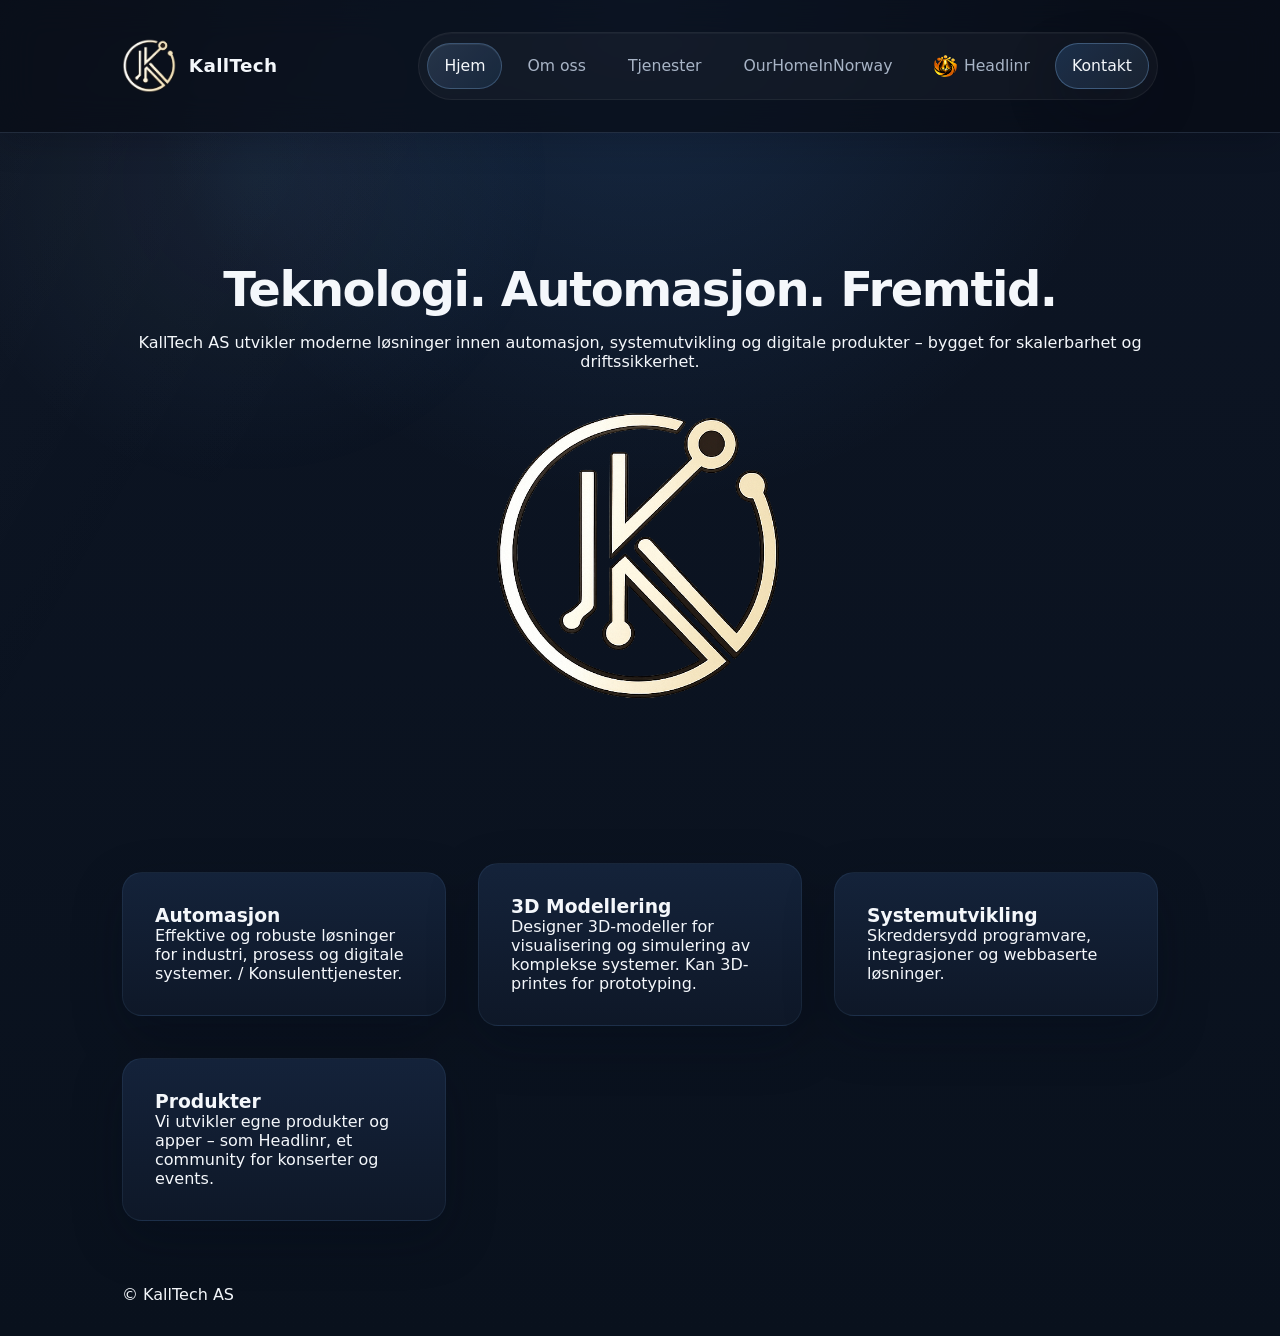
<file: index.html>
<!DOCTYPE html>
<html lang="no">
<head>
  <link rel="icon" href="favicon.ico">
  <meta charset="UTF-8" />
  <meta name="viewport" content="width=device-width, initial-scale=1.0"/>
  <title>KallTech AS – Teknologi & Automasjon</title>
  <link rel="stylesheet" href="css/style.css">
</head>

<body>

<header class="navbar">
  <div class="container nav-content">

    <a href="/" class="logo">
      <img src="assets/Logo-Kalltech.png" alt="KallTech logo">
      <span>KallTech</span>
    </a>

    <!-- Desktop menu -->
    <nav class="nav-links">
      <a href="/" class="active">Hjem</a>
      <a href="/about/">Om oss</a>
      <a href="/services/">Tjenester</a>
      <a href="/ourhomeinnorway/">OurHomeInNorway</a>

      <a href="/headlinr/" class="headlinr-link">
        <img src="assets/Headlinr-logo.png" class="headlinr-icon">
        Headlinr
      </a>

      <a href="/contact/" class="btn">Kontakt</a>
    </nav>

    <!-- Hamburger -->
    <div class="menu-button" onclick="toggleMenu()">
      <span></span>
      <span></span>
      <span></span>
    </div>

  </div>
</header>

<!-- Mobile menu -->
<div class="mobile-menu" id="mobileMenu">
  <a href="/" class="active">Hjem</a>
  <a href="/about/">Om oss</a>
  <a href="/services/">Tjenester</a>
  <a href="/ourhomeinnorway/">OurHomeInNorway</a>

  <a href="/headlinr/" class="mobile-headlinr">
    <img src="assets/Headlinr-logo.png" alt="Headlinr logo">
    Headlinr
  </a>

  <a href="/contact/" class="mobile-contact">Kontakt</a>
</div>

<main>
  <section class="hero">
    <div class="container">
      <h1>Teknologi. Automasjon. Fremtid.</h1>
      <p>
        KallTech AS utvikler moderne løsninger innen automasjon, systemutvikling
        og digitale produkter – bygget for skalerbarhet og driftssikkerhet.
      </p>
      <a href="/headlinr/" class="mobile-headlinr-cta">
        <span class="mobile-headlinr-cta-kicker">Ny app fra KallTech</span>
        <span class="mobile-headlinr-cta-title">
          <img src="assets/Headlinr-logo.png" alt="Headlinr logo">
          Gå til Headlinr
        </span>
        <span class="mobile-headlinr-cta-copy">Finn konserter, events og communityet direkte</span>
      </a>
      <div class="Kalltechlogo">
        <img src="assets/Logo-Kalltech.png" alt="KallTech Logo">
      </div>
    </div>
  </section>

  <section class="features container">
    <div class="feature">
      <h3>Automasjon</h3>
      <p>Effektive og robuste løsninger for industri, prosess og digitale systemer. / Konsulenttjenester.</p>
    </div>
    <div class="feature">
      <h3>3D Modellering</h3>
      <p>Designer 3D-modeller for visualisering og simulering av komplekse systemer. Kan 3D-printes for prototyping.</p>
    </div>
    <div class="feature">
      <h3>Systemutvikling</h3>
      <p>Skreddersydd programvare, integrasjoner og webbaserte løsninger.</p>
    </div>
    <div class="feature">
      <h3>Produkter</h3>
      <p>Vi utvikler egne produkter og apper – som Headlinr, et community for konserter og events.</p>
    </div>
  </section>
</main>

<footer>
  <div class="container">
    <p>© KallTech AS</p>
  </div>
</footer>

<script src="assets/site.js"></script>

</body>
</html>
</file>
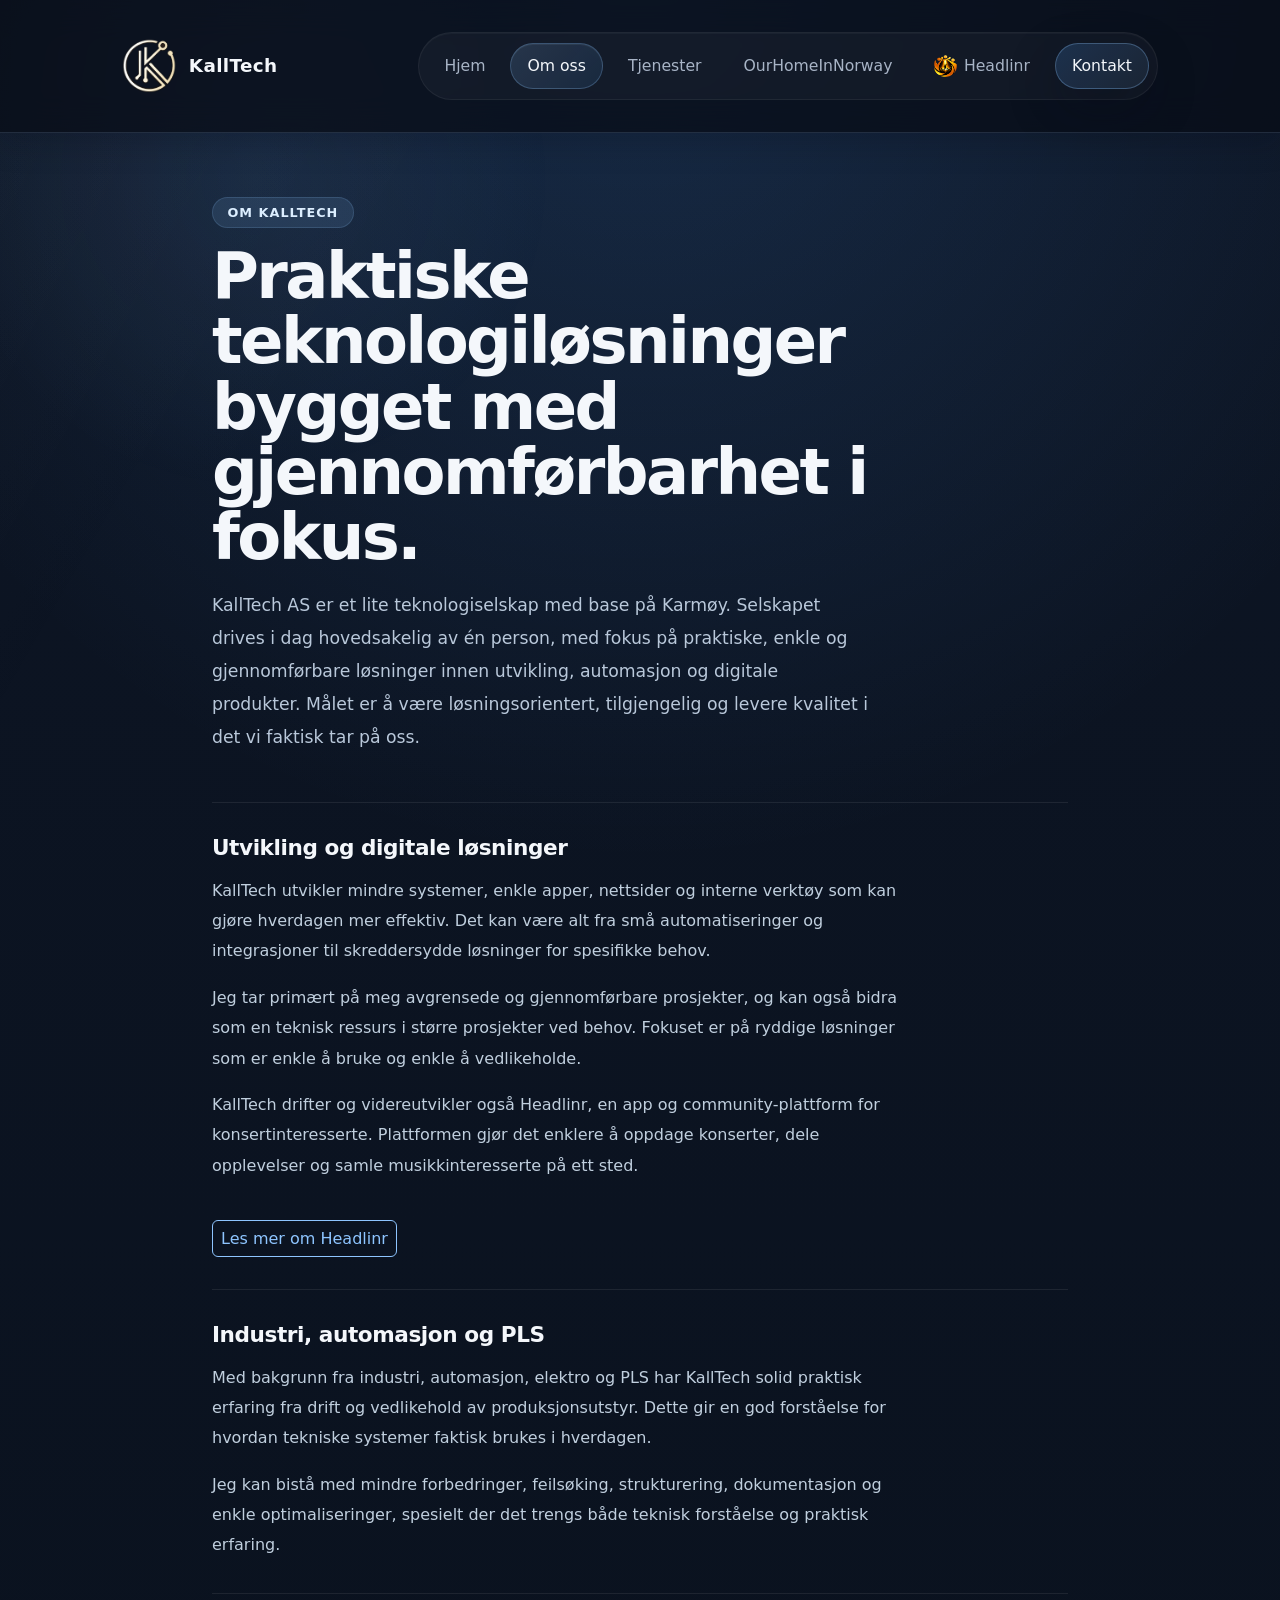
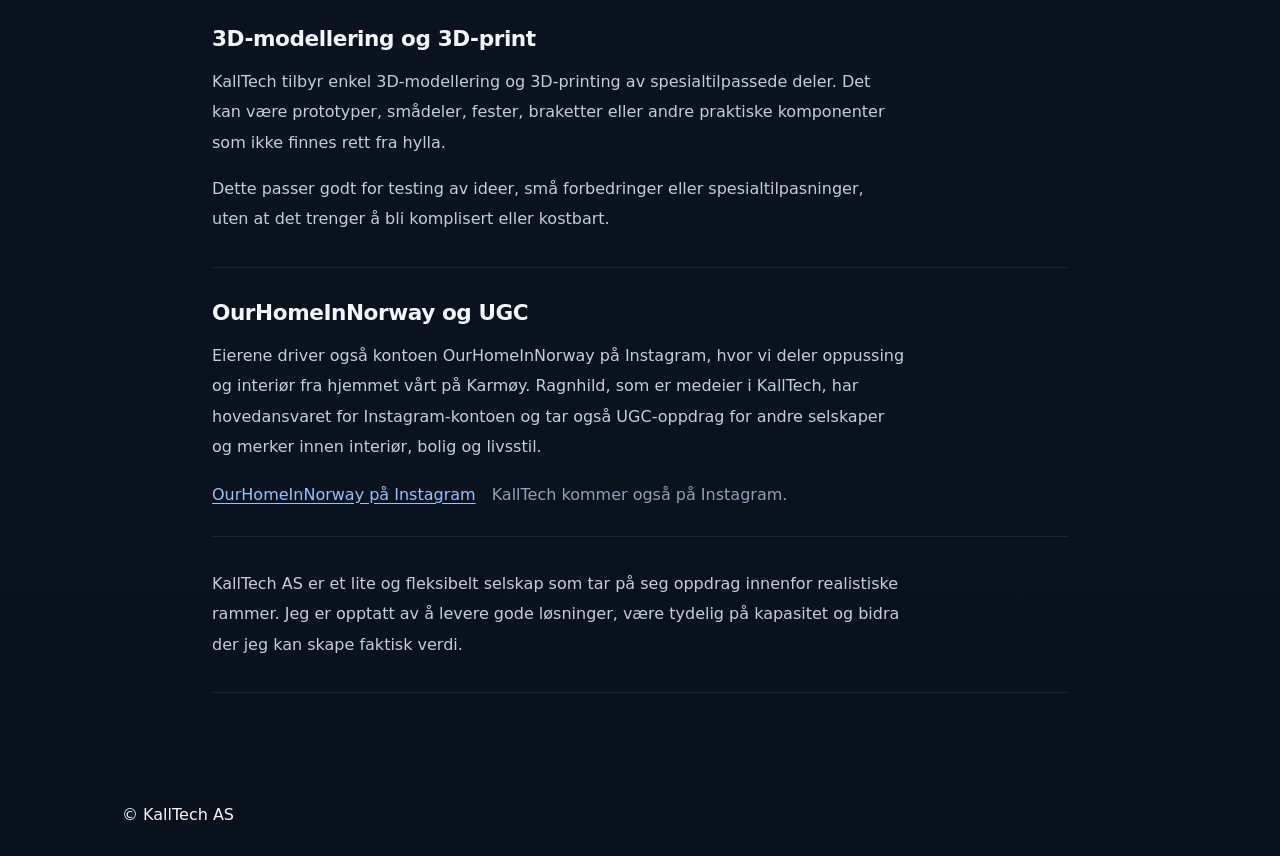
<file: about/index.html>
<!DOCTYPE html>
<html lang="no">
<head>
  <link rel="icon" href="../favicon.ico">
  <meta charset="UTF-8">
  <meta name="viewport" content="width=device-width, initial-scale=1.0"/>
  <title>Om KallTech</title>
  <link rel="stylesheet" href="../css/style.css">
</head>
<body>

<header class="navbar">
  <div class="container nav-content">
    <a href="/" class="logo">
      <img src="../assets/Logo-Kalltech.png" alt="KallTech logo">
      <span>KallTech</span>
    </a>

    <nav class="nav-links">
      <a href="/">Hjem</a>
      <a href="/about/" class="active">Om oss</a>
      <a href="/services/">Tjenester</a>
      <a href="/ourhomeinnorway/">OurHomeInNorway</a>
      <a href="/headlinr/" class="headlinr-link">
        <img src="../assets/Headlinr-logo.png" class="headlinr-icon" alt="Headlinr logo">
        Headlinr
      </a>
      <a href="/contact/" class="btn">Kontakt</a>
    </nav>

    <div class="menu-button" onclick="toggleMenu()">
      <span></span>
      <span></span>
      <span></span>
    </div>
  </div>
</header>

<div class="mobile-menu" id="mobileMenu">
  <a href="/">Hjem</a>
  <a href="/about/" class="active">Om oss</a>
  <a href="/services/">Tjenester</a>
  <a href="/ourhomeinnorway/">OurHomeInNorway</a>
  <a href="/headlinr/" class="mobile-headlinr">
    <img src="../assets/Headlinr-logo.png" alt="Headlinr logo">
    Headlinr
  </a>
  <a href="/contact/" class="mobile-contact">Kontakt</a>
</div>

<main class="container about-page">
  <section class="about-hero">
    <span class="about-kicker">Om KallTech</span>
    <h1>Praktiske teknologiløsninger bygget med gjennomførbarhet i fokus.</h1>
    <p class="about-lead">
      KallTech AS er et lite teknologiselskap med base på Karmøy. Selskapet drives i dag hovedsakelig av én person,
      med fokus på praktiske, enkle og gjennomførbare løsninger innen utvikling, automasjon og digitale produkter.
      Målet er å være løsningsorientert, tilgjengelig og levere kvalitet i det vi faktisk tar på oss.
    </p>
  </section>

  <section class="about-section">
    <h2>Utvikling og digitale løsninger</h2>
    <p>
      KallTech utvikler mindre systemer, enkle apper, nettsider og interne verktøy som kan gjøre hverdagen mer effektiv.
      Det kan være alt fra små automatiseringer og integrasjoner til skreddersydde løsninger for spesifikke behov.
    </p>
    <p>
      Jeg tar primært på meg avgrensede og gjennomførbare prosjekter, og kan også bidra som en teknisk ressurs i større prosjekter ved behov.
      Fokuset er på ryddige løsninger som er enkle å bruke og enkle å vedlikeholde.
    </p>
    <p>
      KallTech drifter og videreutvikler også Headlinr, en app og community-plattform for konsertinteresserte.
      Plattformen gjør det enklere å oppdage konserter, dele opplevelser og samle musikkinteresserte på ett sted.
    </p>
    <div class="about-inline-links">
      <a href="/headlinr/" class="btnincontainer secondary">Les mer om Headlinr</a>
    </div>
  </section>

  <section class="about-section">
    <h2>Industri, automasjon og PLS</h2>
    <p>
      Med bakgrunn fra industri, automasjon, elektro og PLS har KallTech solid praktisk erfaring fra drift og vedlikehold av produksjonsutstyr.
      Dette gir en god forståelse for hvordan tekniske systemer faktisk brukes i hverdagen.
    </p>
    <p>
      Jeg kan bistå med mindre forbedringer, feilsøking, strukturering, dokumentasjon og enkle optimaliseringer,
      spesielt der det trengs både teknisk forståelse og praktisk erfaring.
    </p>
  </section>

  <section class="about-section">
    <h2>3D-modellering og 3D-print</h2>
    <p>
      KallTech tilbyr enkel 3D-modellering og 3D-printing av spesialtilpassede deler.
      Det kan være prototyper, smådeler, fester, braketter eller andre praktiske komponenter som ikke finnes rett fra hylla.
    </p>
    <p>
      Dette passer godt for testing av ideer, små forbedringer eller spesialtilpasninger, uten at det trenger å bli komplisert eller kostbart.
    </p>
  </section>

  <section class="about-section">
    <h2>OurHomeInNorway og UGC</h2>
    <p>
      Eierene driver også kontoen OurHomeInNorway på Instagram, hvor vi deler oppussing og interiør fra hjemmet vårt på Karmøy.
      Ragnhild, som er medeier i KallTech, har hovedansvaret for Instagram-kontoen og tar også UGC-oppdrag for andre selskaper og merker innen interiør, bolig og livsstil.
    </p>
    <div class="about-inline-links">
      <a href="https://www.instagram.com/ourhomeinnorway/" target="_blank" rel="noopener noreferrer" class="about-text-link">OurHomeInNorway på Instagram</a>
      <span class="about-muted">KallTech kommer også på Instagram.</span>
    </div>
  </section>

  <section class="about-section about-closing">
    <p>
      KallTech AS er et lite og fleksibelt selskap som tar på seg oppdrag innenfor realistiske rammer.
      Jeg er opptatt av å levere gode løsninger, være tydelig på kapasitet og bidra der jeg kan skape faktisk verdi.
    </p>
  </section>
</main>

<footer>
  <div class="container">
    <p>&copy; KallTech AS</p>
  </div>
</footer>

<script src="../assets/site.js"></script>

</body>
</html>
</file>
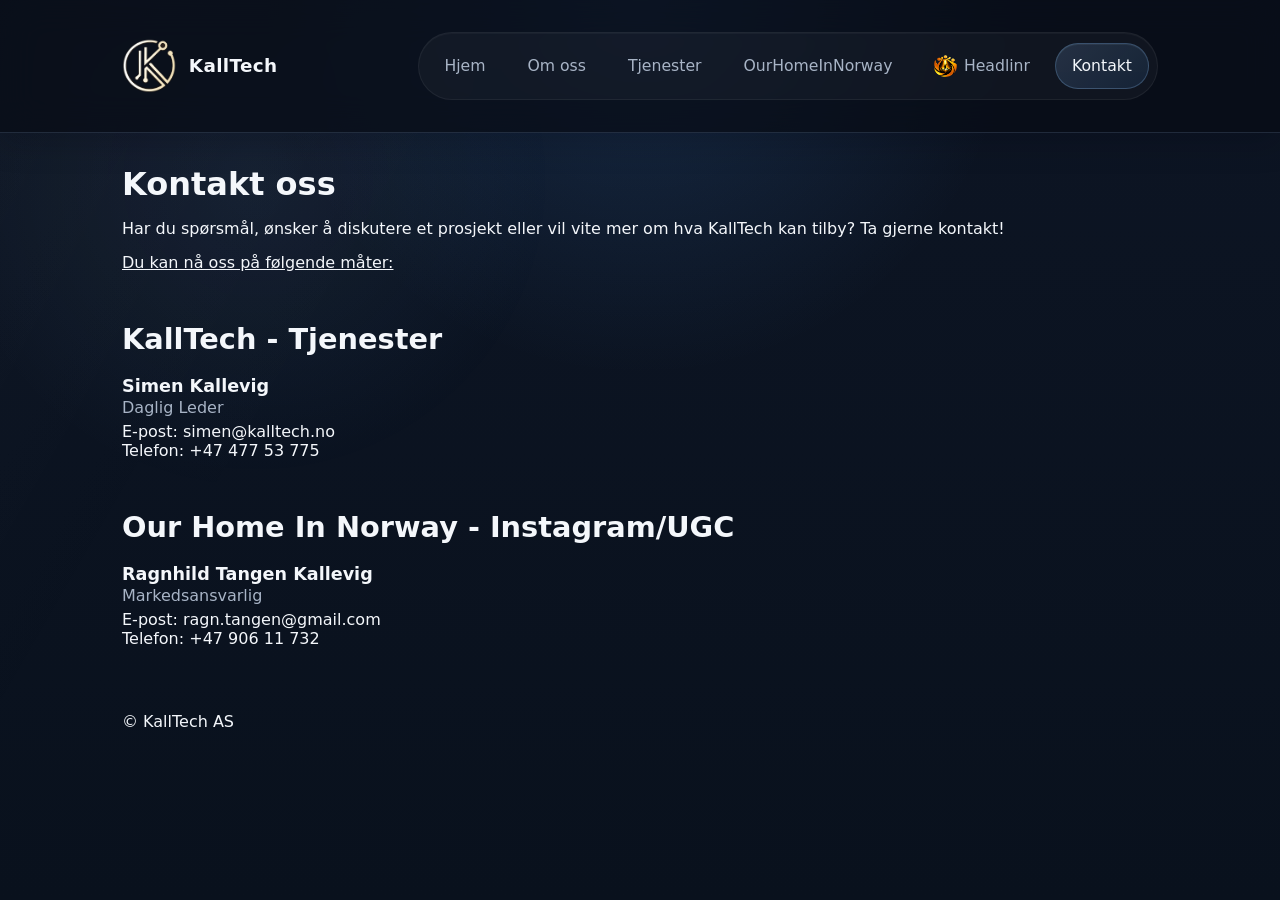
<file: contact/index.html>
<!DOCTYPE html>
<html lang="no">
<head>
  <link rel="icon" href="../favicon.ico">
  <meta charset="UTF-8">
  <meta name="viewport" content="width=device-width, initial-scale=1.0"/>
  <title>Kontakt</title>
  <link rel="stylesheet" href="../css/style.css">
</head>
<body>

<header class="navbar">
  <div class="container nav-content">
    <a href="/" class="logo">
      <img src="../assets/Logo-Kalltech.png" alt="KallTech logo">
      <span>KallTech</span>
    </a>
    <nav class="nav-links">
      <a href="/">Hjem</a>
      <a href="/about/">Om oss</a>
      <a href="/services/">Tjenester</a>
      <a href="/ourhomeinnorway/">OurHomeInNorway</a>
      <a href="/headlinr/" class="headlinr-link">
        <img src="../assets/Headlinr-logo.png" class="headlinr-icon" alt="Headlinr logo">
        Headlinr
      </a>
      <a href="/contact/" class="active btn">Kontakt</a>
    </nav>
    <div class="menu-button" onclick="toggleMenu()">
      <span></span>
      <span></span>
      <span></span>
    </div>
  </div>
</header>

<div class="mobile-menu" id="mobileMenu">
  <a href="/">Hjem</a>
  <a href="/about/">Om oss</a>
  <a href="/services/">Tjenester</a>
  <a href="/ourhomeinnorway/">OurHomeInNorway</a>
  <a href="/headlinr/" class="mobile-headlinr">
    <img src="../assets/Headlinr-logo.png" alt="Headlinr logo">
    Headlinr
  </a>
  <a href="/contact/" class="active mobile-contact">Kontakt</a>
</div>

<main class="container page">
  <h1>Kontakt oss</h1>
  <p>Har du spørsmål, ønsker å diskutere et prosjekt eller vil vite mer om hva KallTech kan tilby? Ta gjerne kontakt!</p>
  <p style="margin-top: 15px; text-decoration: underline;">Du kan nå oss på følgende måter:</p>
  
  <p style="margin-top: 50px; font-size: 1.8em; font-weight: bold;">KallTech - Tjenester</p>
  
  <p style="margin-top: 20px; font-size: 1.1em; font-weight: bold;">Simen Kallevig</p>
  <p style="margin-top: 2px; font-size: 1em; color: #a8b4c6;">Daglig Leder</p>
  <p style="margin-top: 5px">E-post: simen@kalltech.no</p>
  <p>Telefon: +47 477 53 775</p>

  <p style="margin-top: 50px; font-size: 1.8em; font-weight: bold;">Our Home In Norway - Instagram/UGC</p>
  
  <p style="margin-top: 20px; font-size: 1.1em; font-weight: bold;">Ragnhild Tangen Kallevig</p>
  <p style="margin-top: 2px; font-size: 1em; color: #a8b4c6;">Markedsansvarlig</p>
  <p style="margin-top: 5px">E-post: ragn.tangen@gmail.com</p>
  <p>Telefon: +47 906 11 732</p>
</main>

<footer>
  <div class="container">
    <p>&copy; KallTech AS</p>
  </div>
</footer>

<script src="../assets/site.js"></script>

</body>
</html>
</file>
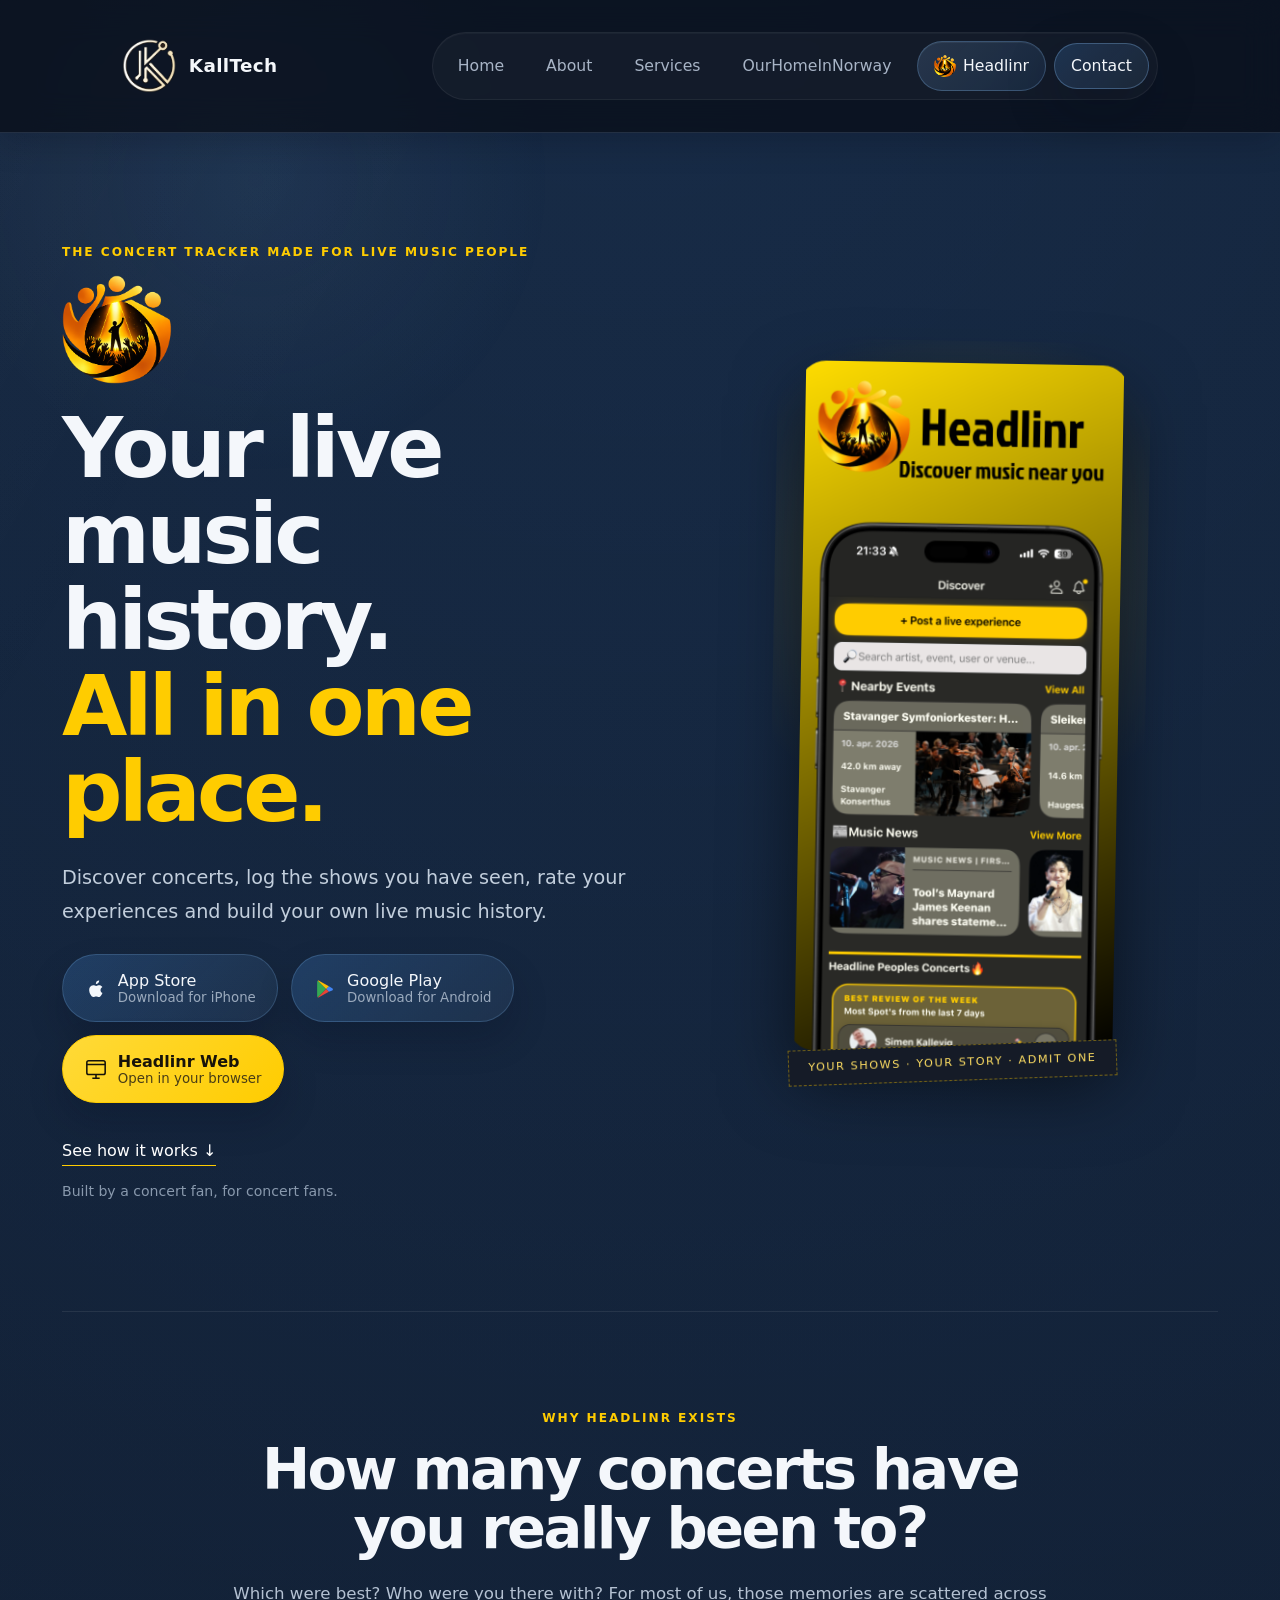
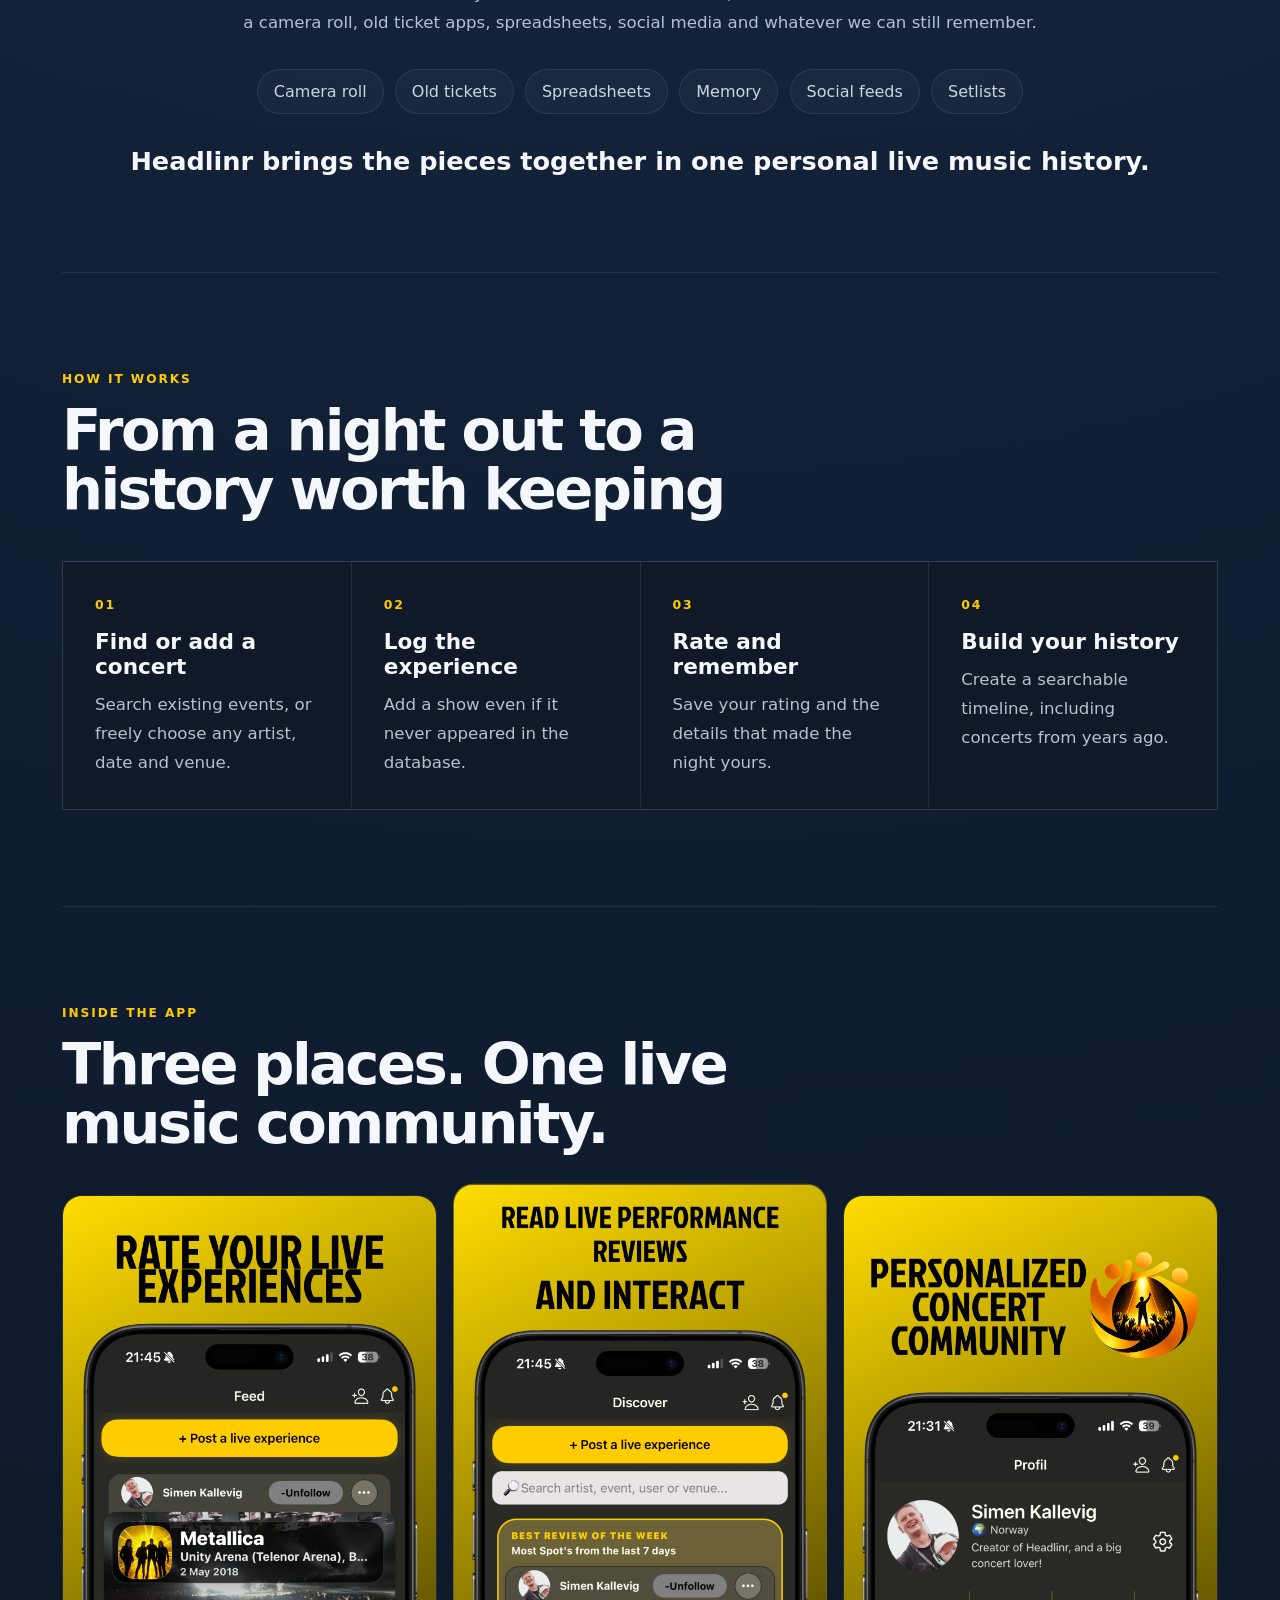
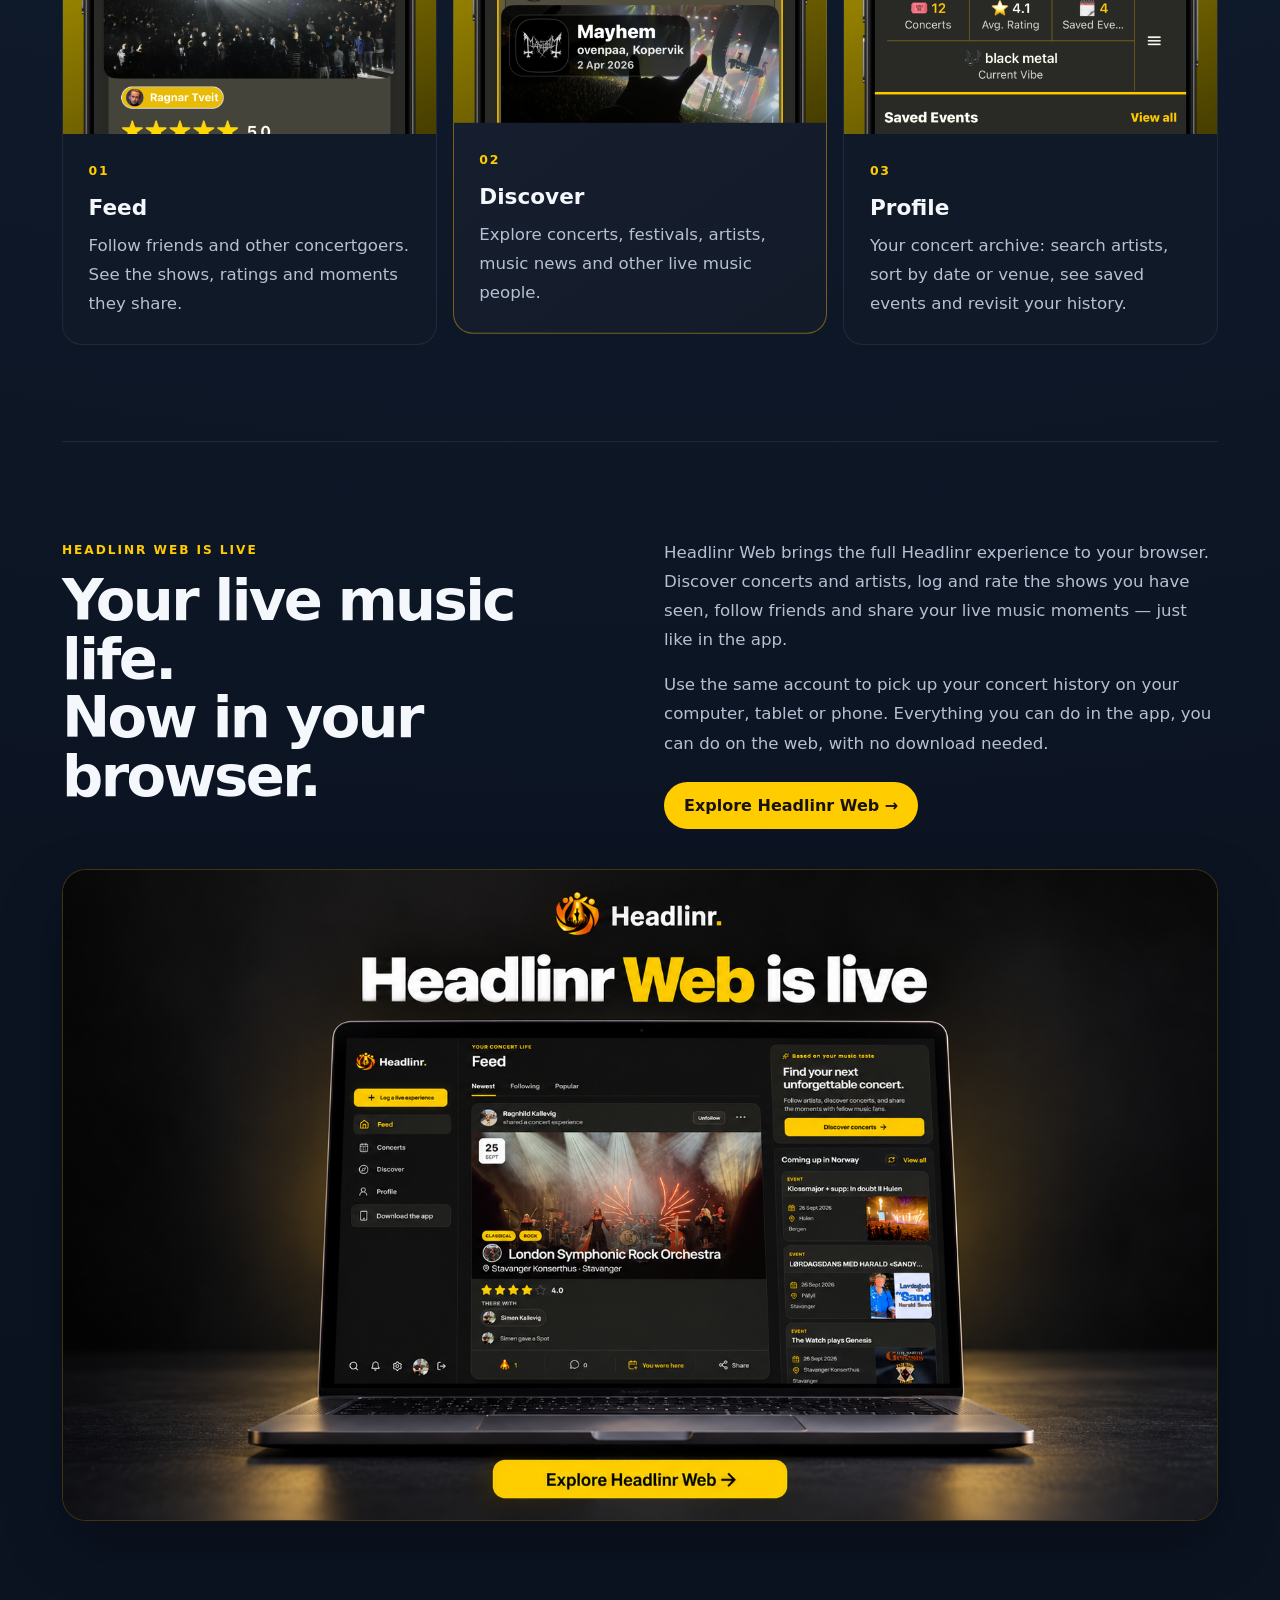
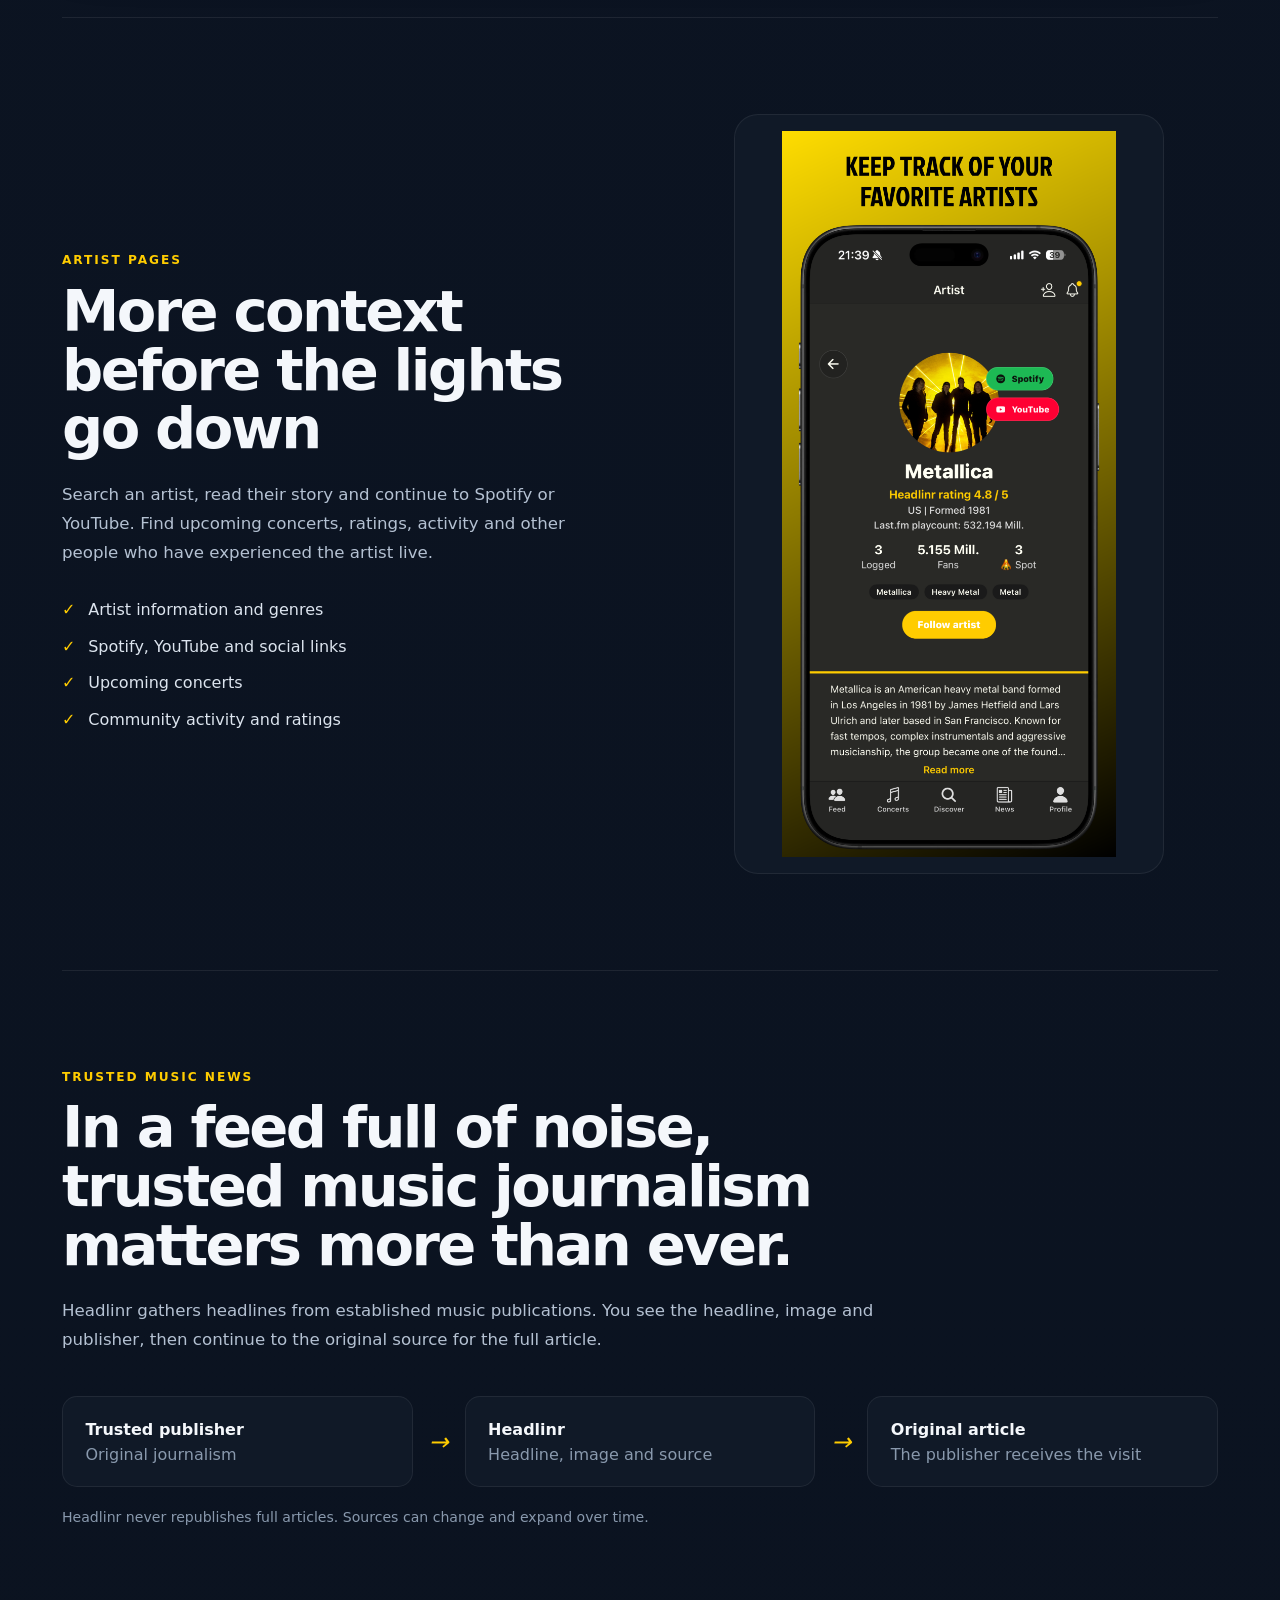
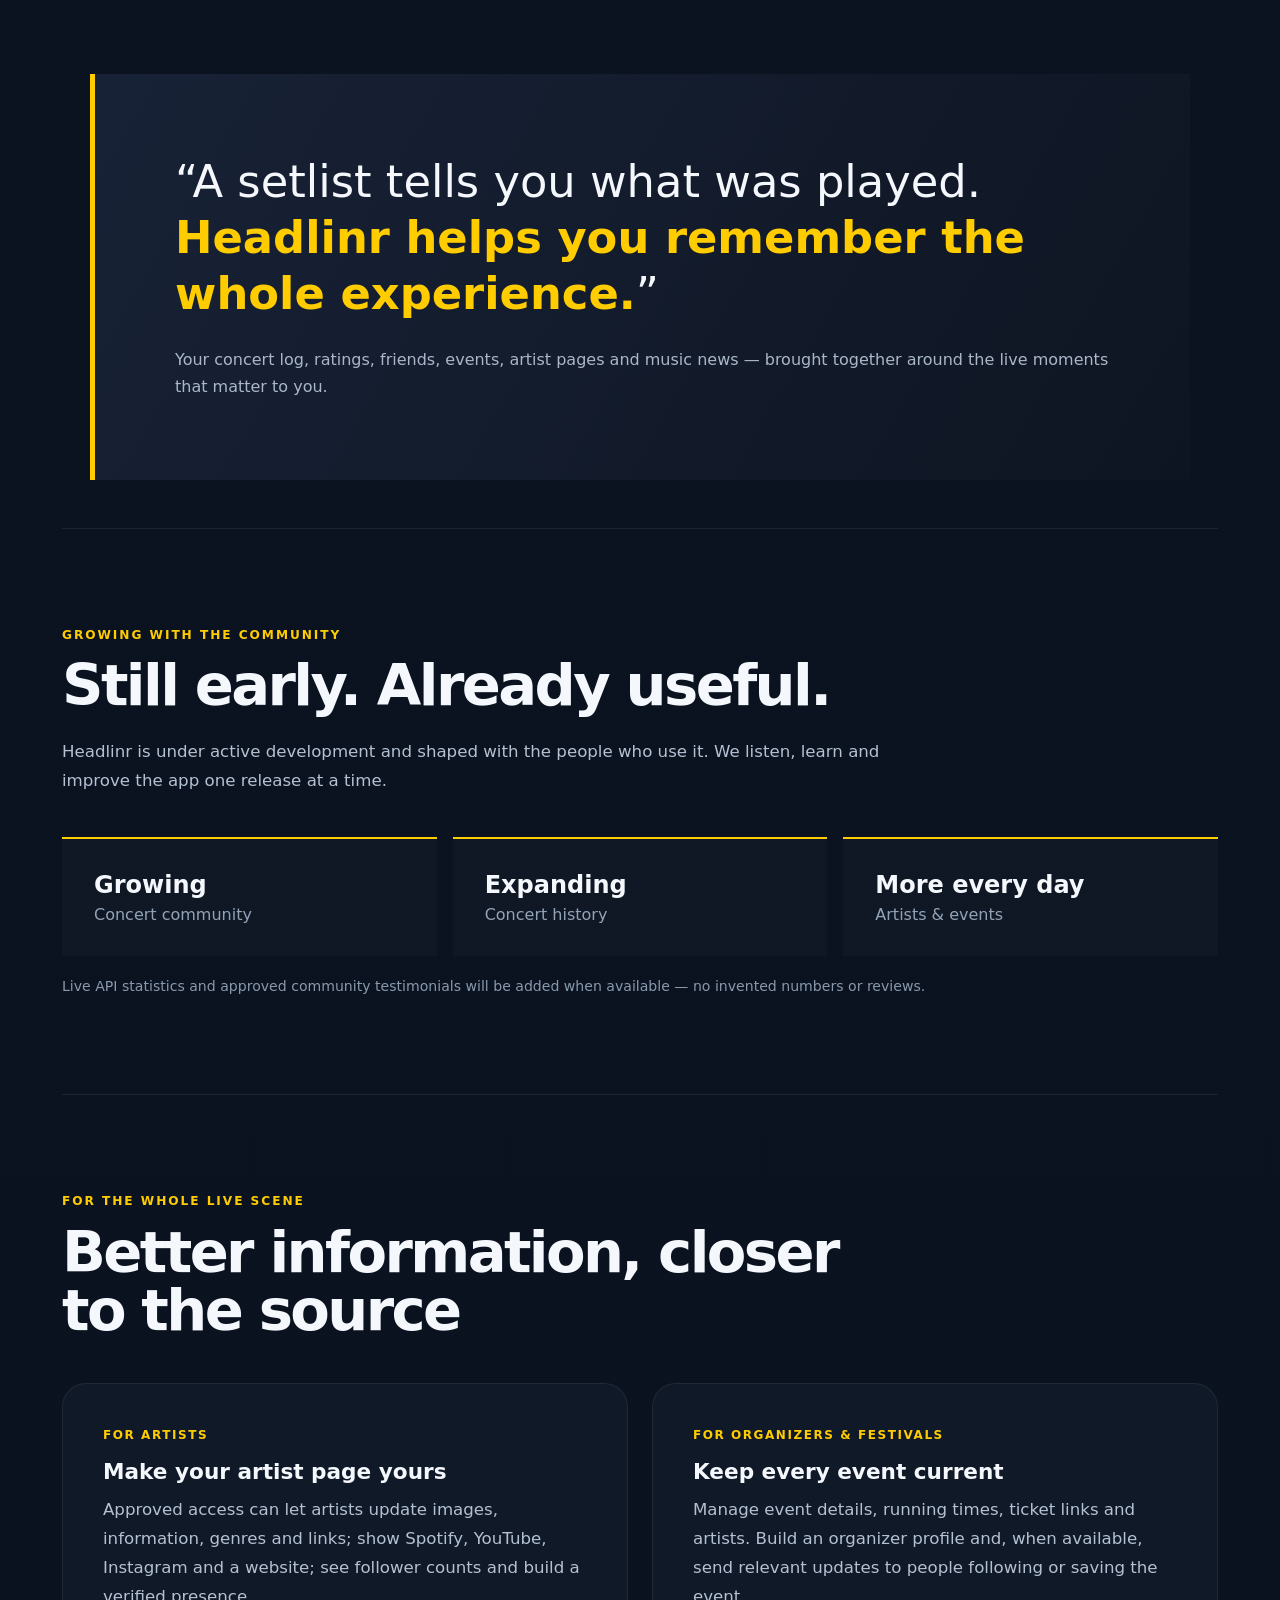
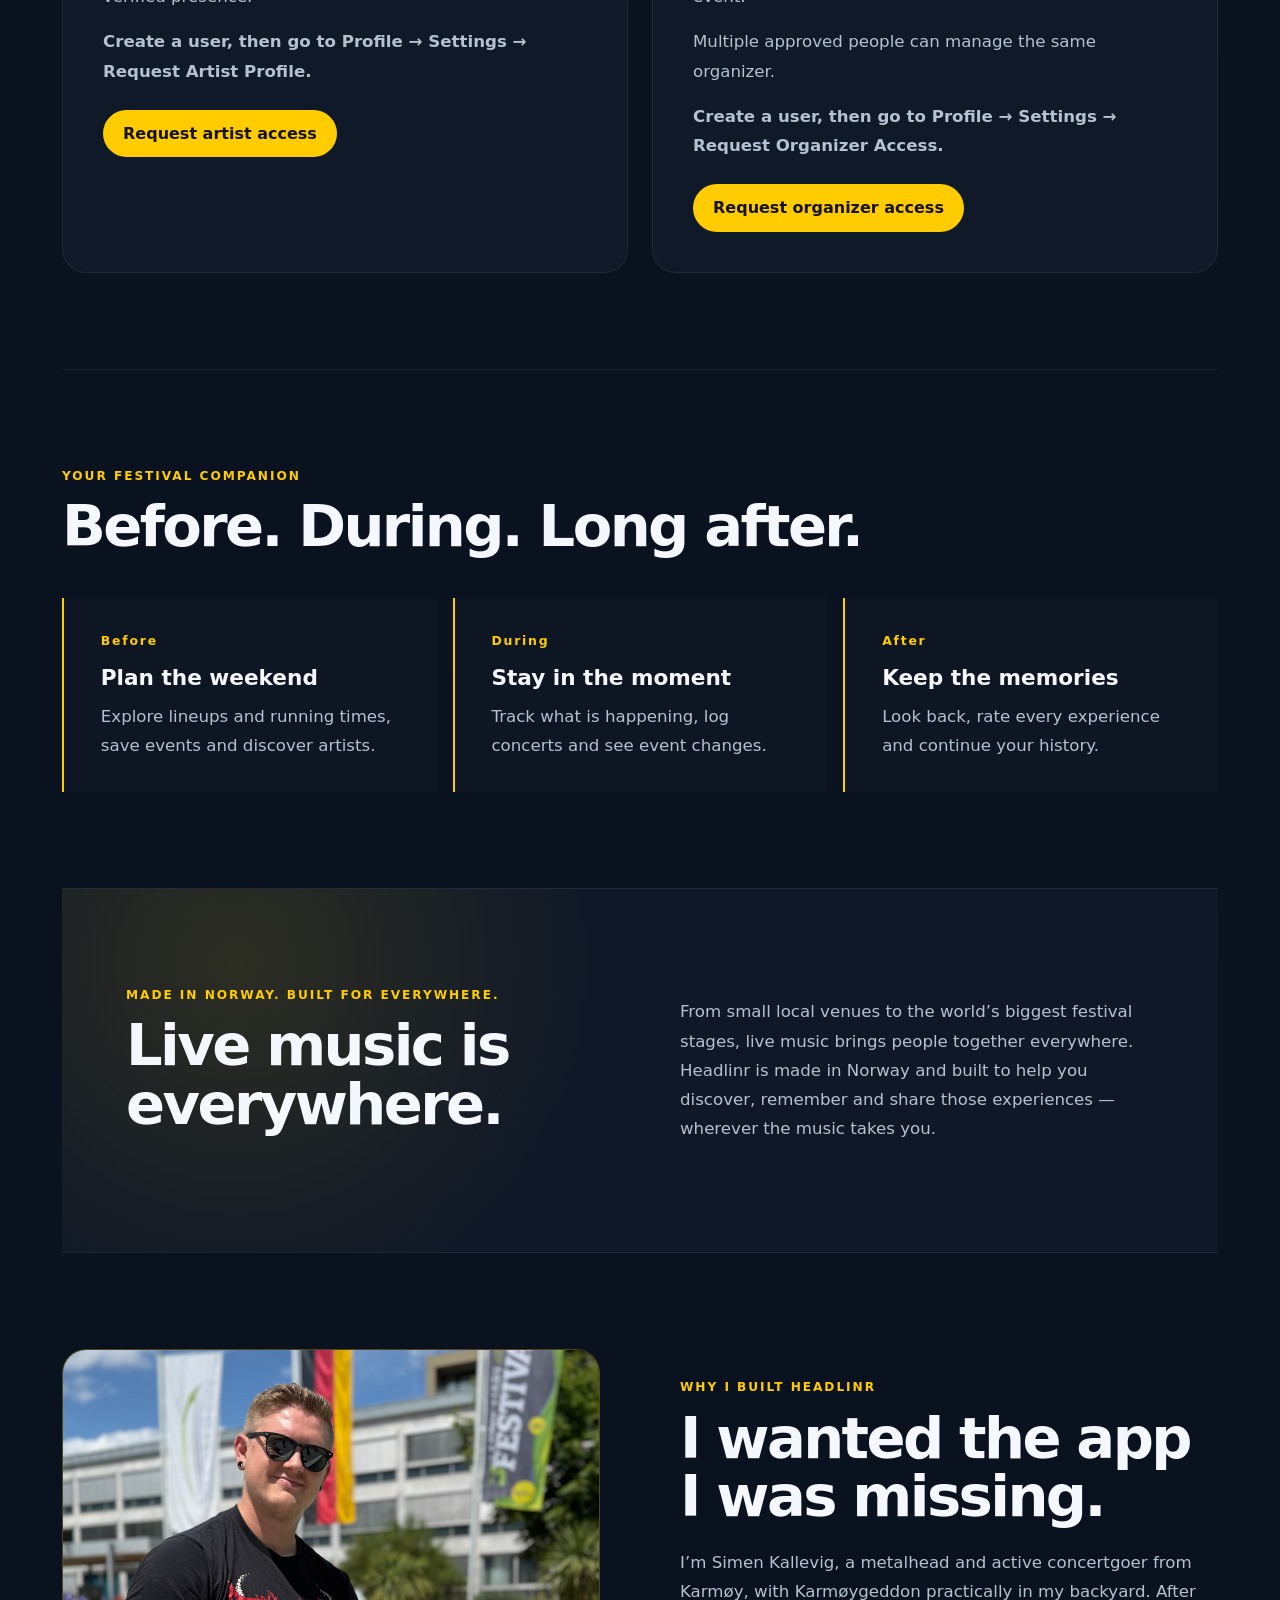
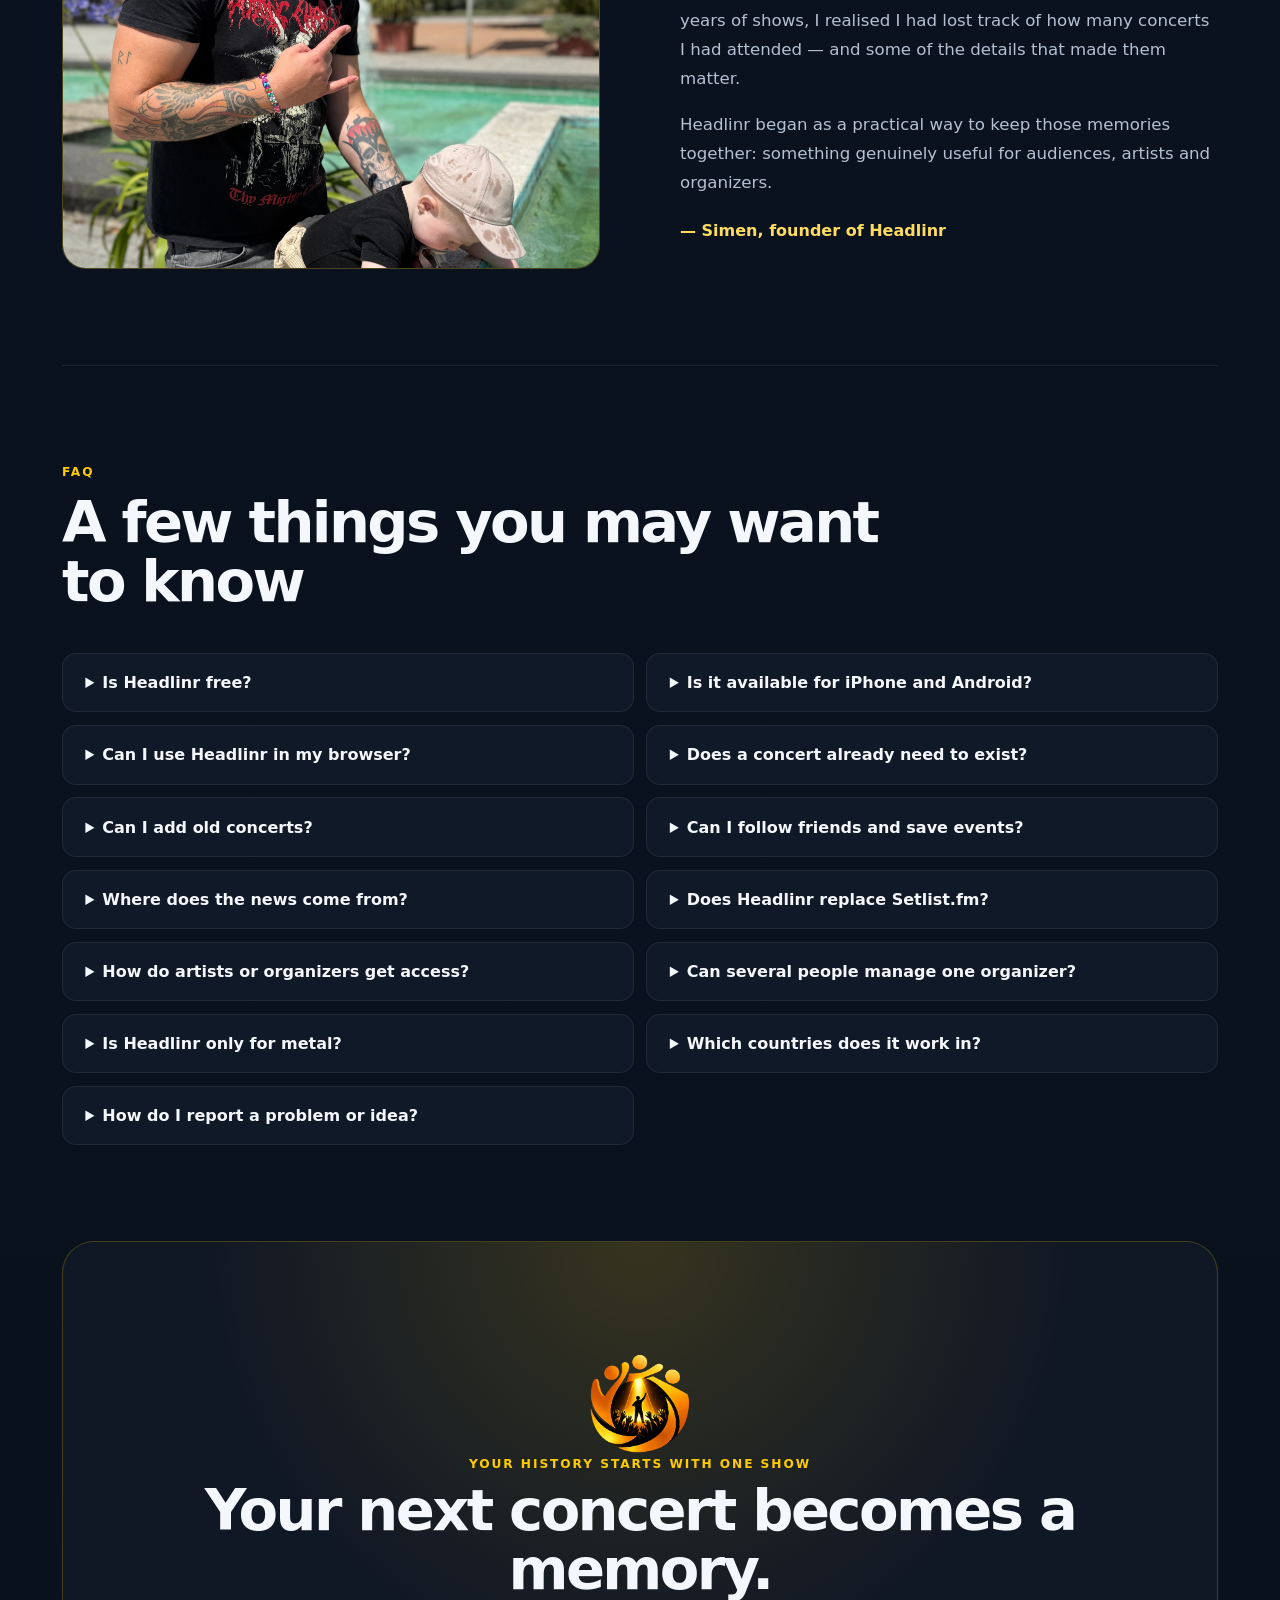
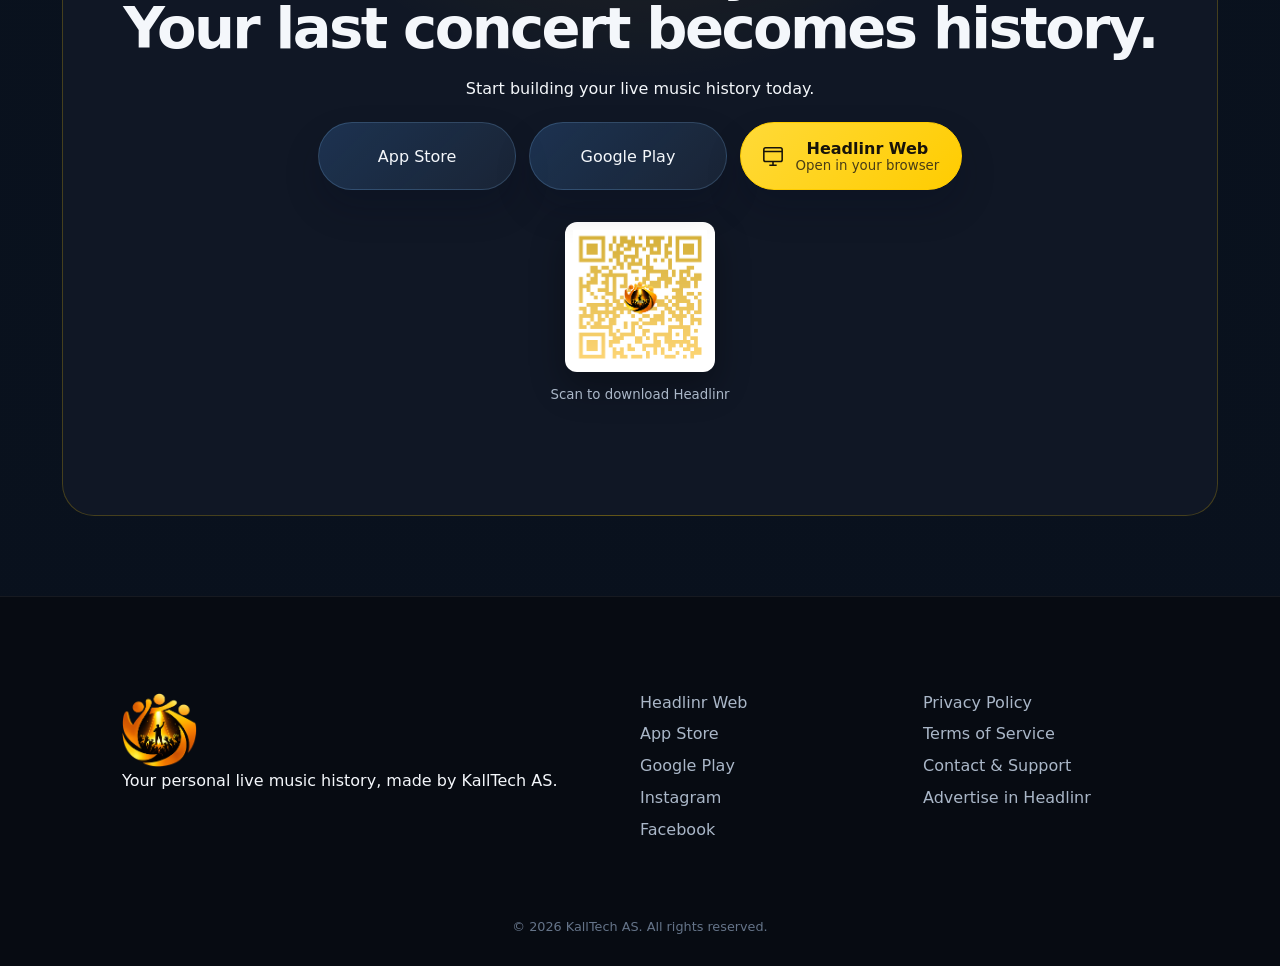
<file: headlinr/index.html>
<!doctype html>
<html lang="en"><head>
<meta charset="utf-8"><meta name="viewport" content="width=device-width,initial-scale=1">
<title>Headlinr — Your Live Music History</title>
<meta name="description" content="Discover concerts, log the shows you have seen, rate your experiences and build your personal live music history with Headlinr.">
<link rel="canonical" href="https://kalltech.no/headlinr/"><link rel="icon" href="../headlinrfavicon.ico">
<meta property="og:type" content="website"><meta property="og:title" content="Headlinr — Your Live Music History"><meta property="og:description" content="A concert tracker and live music community for fans, artists and organizers."><meta property="og:image" content="https://kalltech.no/assets/Headlinr_Promo.png"><meta name="twitter:card" content="summary_large_image">
<link rel="stylesheet" href="../css/style.css?v=20261009-1">
<script type="application/ld+json">{"@context":"https://schema.org","@type":"MobileApplication","name":"Headlinr","applicationCategory":"EntertainmentApplication","operatingSystem":"iOS, Android","offers":{"@type":"Offer","price":"0","priceCurrency":"USD"},"publisher":{"@type":"Organization","name":"KallTech AS"}}</script>
</head><body>
<a class="skip-link" href="#content">Skip to content</a>
<header class="navbar"><div class="container nav-content"><a href="/" class="logo"><img src="../assets/Logo-Kalltech.png" alt="KallTech"><span>KallTech</span></a><nav class="nav-links" aria-label="Main navigation"><a href="/">Home</a><a href="/about/">About</a><a href="/services/">Services</a><a href="/ourhomeinnorway/">OurHomeInNorway</a><a href="/headlinr/" class="active headlinr-link"><img src="../assets/Headlinr-logo.png" class="headlinr-icon" alt="">Headlinr</a><a href="/contact/" class="btn">Contact</a></nav><button class="menu-button" type="button" onclick="toggleMenu()" aria-label="Open navigation"><span></span><span></span><span></span></button></div></header>
<nav class="mobile-menu" id="mobileMenu" aria-label="Mobile navigation"><a href="/">Home</a><a href="/about/">About</a><a href="/services/">Services</a><a href="/ourhomeinnorway/">OurHomeInNorway</a><a href="/headlinr/" class="active">Headlinr</a><a href="/contact/">Contact</a></nav>
<main id="content" class="headlinr-page headlinr-landing">
<section class="hl-hero"><div><p class="hl-eyebrow">The concert tracker made for live music people</p><img class="hl-wordmark" src="../assets/Headlinr-logo.png" alt="Headlinr"><h1>Your live music history.<br><em>All in one place.</em></h1><p class="hl-lead">Discover concerts, log the shows you have seen, rate your experiences and build your own live music history.</p><div class="hl-stores"><a class="store-button" href="https://apps.apple.com/us/app/headlinr-live-music-events/id6761029478"><img src="../assets/apple-logo.svg" alt=""><span>App Store<small>Download for iPhone</small></span></a><a class="store-button" href="https://play.google.com/store/apps/details?id=no.kalltech.headlinr"><img src="../assets/google-play-logo.svg" alt=""><span>Google Play<small>Download for Android</small></span></a><a class="store-button hl-web-button" href="https://headlinr.no/"><svg width="22" height="22" viewBox="0 0 24 24" fill="none" stroke="currentColor" stroke-width="1.7" aria-hidden="true"><rect x="2" y="3" width="20" height="15" rx="2"/><path d="M2 7h20M8 22h8M12 18v4"/></svg><span>Headlinr Web<small>Open in your browser</small></span></a></div><a class="hl-down" href="#how">See how it works ↓</a><p class="hl-note">Built by a concert fan, for concert fans.</p></div><div class="hl-visual"><img src="../assets/Apple iPhone 16 Pro Max Screenshot 1.png" alt="Headlinr Discover screen showing nearby concerts and music news"><span>YOUR SHOWS · YOUR STORY · ADMIT ONE</span></div></section>

<section class="hl-section hl-problem"><header><p class="hl-eyebrow">Why Headlinr exists</p><h2>How many concerts have you really been to?</h2><p>Which were best? Who were you there with? For most of us, those memories are scattered across a camera roll, old ticket apps, spreadsheets, social media and whatever we can still remember.</p></header><div class="hl-tags"><span>Camera roll</span><span>Old tickets</span><span>Spreadsheets</span><span>Memory</span><span>Social feeds</span><span>Setlists</span></div><strong>Headlinr brings the pieces together in one personal live music history.</strong></section>

<section id="how" class="hl-section"><header><p class="hl-eyebrow">How it works</p><h2>From a night out to a history worth keeping</h2></header><ol class="hl-steps"><li><b>01</b><h3>Find or add a concert</h3><p>Search existing events, or freely choose any artist, date and venue.</p></li><li><b>02</b><h3>Log the experience</h3><p>Add a show even if it never appeared in the database.</p></li><li><b>03</b><h3>Rate and remember</h3><p>Save your rating and the details that made the night yours.</p></li><li><b>04</b><h3>Build your history</h3><p>Create a searchable timeline, including concerts from years ago.</p></li></ol></section>

<section class="hl-section"><header><p class="hl-eyebrow">Inside the app</p><h2>Three places. One live music community.</h2></header><div class="hl-cards hl-screen-cards"><article><img loading="lazy" src="../assets/Apple iPhone 16 Pro Max Screenshot 2.png" alt="Headlinr Feed with a rated live experience"><div><b>01</b><h3>Feed</h3><p>Follow friends and other concertgoers. See the shows, ratings and moments they share.</p></div></article><article><img loading="lazy" src="../assets/Apple iPhone 16 Pro Max Screenshot 5.png" alt="Headlinr Discover showing a community concert review"><div><b>02</b><h3>Discover</h3><p>Explore concerts, festivals, artists, music news and other live music people.</p></div></article><article><img loading="lazy" src="../assets/Apple iPhone 16 Pro Max Screenshot 4.png" alt="Headlinr profile with concert statistics and saved events"><div><b>03</b><h3>Profile</h3><p>Your concert archive: search artists, sort by date or venue, see saved events and revisit your history.</p></div></article></div></section>

<section id="headlinr-web" class="hl-section hl-web" aria-labelledby="hl-web-title">
  <div class="hl-web-intro">
    <header><p class="hl-eyebrow">Headlinr Web is live</p><h2 id="hl-web-title">Your live music life.<br>Now in your browser.</h2></header>
    <div><p>Headlinr Web brings the full Headlinr experience to your browser. Discover concerts and artists, log and rate the shows you have seen, follow friends and share your live music moments — just like in the app.</p><p>Use the same account to pick up your concert history on your computer, tablet or phone. Everything you can do in the app, you can do on the web, with no download needed.</p><a class="hl-button" href="https://headlinr.no/">Explore Headlinr Web <span aria-hidden="true">→</span></a></div>
  </div>
  <a class="hl-web-preview" href="https://headlinr.no/" aria-label="Explore Headlinr Web"><img loading="lazy" src="../assets/Headlinr_Web.png" width="1672" height="941" alt="Headlinr Web on a laptop, showing the concert feed, a rated live experience and upcoming concerts"></a>
</section>

<section class="hl-section hl-split"><div><p class="hl-eyebrow">Artist pages</p><h2>More context before the lights go down</h2><p>Search an artist, read their story and continue to Spotify or YouTube. Find upcoming concerts, ratings, activity and other people who have experienced the artist live.</p><ul><li>Artist information and genres</li><li>Spotify, YouTube and social links</li><li>Upcoming concerts</li><li>Community activity and ratings</li></ul></div><img loading="lazy" src="../assets/Apple iPhone 16 Pro Max Screenshot 3.png" alt="Headlinr artist page with artist information, ratings, Spotify and YouTube links"></section>

<section class="hl-section hl-news"><header><p class="hl-eyebrow">Trusted music news</p><h2>In a feed full of noise, trusted music journalism matters more than ever.</h2><p>Headlinr gathers headlines from established music publications. You see the headline, image and publisher, then continue to the original source for the full article.</p></header><div class="hl-flow"><div><b>Trusted publisher</b><span>Original journalism</span></div><i>→</i><div><b>Headlinr</b><span>Headline, image and source</span></div><i>→</i><div><b>Original article</b><span>The publisher receives the visit</span></div></div><p class="hl-note">Headlinr never republishes full articles. Sources can change and expand over time.</p></section>

<blockquote class="hl-quote">“A setlist tells you what was played. <strong>Headlinr helps you remember the whole experience.</strong>”<small>Your concert log, ratings, friends, events, artist pages and music news — brought together around the live moments that matter to you.</small></blockquote>

<section class="hl-section"><header><p class="hl-eyebrow">Growing with the community</p><h2>Still early. Already useful.</h2><p>Headlinr is under active development and shaped with the people who use it. We listen, learn and improve the app one release at a time.</p></header><div class="hl-metrics"><div><b>Growing</b><span>Concert community</span></div><div><b>Expanding</b><span>Concert history</span></div><div><b>More every day</b><span>Artists &amp; events</span></div></div><p class="hl-note">Live API statistics and approved community testimonials will be added when available — no invented numbers or reviews.</p></section>

<section class="hl-section"><header><p class="hl-eyebrow">For the whole live scene</p><h2>Better information, closer to the source</h2></header><div class="hl-audiences"><article><span>FOR ARTISTS</span><h3>Make your artist page yours</h3><p>Approved access can let artists update images, information, genres and links; show Spotify, YouTube, Instagram and a website; see follower counts and build a verified presence.</p><p><strong>Create a user, then go to Profile → Settings → Request Artist Profile.</strong></p><a class="hl-button" href="/headlinr/support/">Request artist access</a></article><article><span>FOR ORGANIZERS &amp; FESTIVALS</span><h3>Keep every event current</h3><p>Manage event details, running times, ticket links and artists. Build an organizer profile and, when available, send relevant updates to people following or saving the event.</p><p>Multiple approved people can manage the same organizer.</p><p><strong>Create a user, then go to Profile → Settings → Request Organizer Access.</strong></p><a class="hl-button" href="/headlinr/support/">Request organizer access</a></article></div></section>

<section class="hl-section"><header><p class="hl-eyebrow">Your festival companion</p><h2>Before. During. Long after.</h2></header><div class="hl-timeline"><article><b>Before</b><h3>Plan the weekend</h3><p>Explore lineups and running times, save events and discover artists.</p></article><article><b>During</b><h3>Stay in the moment</h3><p>Track what is happening, log concerts and see event changes.</p></article><article><b>After</b><h3>Keep the memories</h3><p>Look back, rate every experience and continue your history.</p></article></div></section>

<section class="hl-section hl-global"><div><p class="hl-eyebrow">Made in Norway. Built for everywhere.</p><h2>Live music is everywhere.</h2></div><p>From small local venues to the world’s biggest festival stages, live music brings people together everywhere. Headlinr is made in Norway and built to help you discover, remember and share those experiences — wherever the music takes you.</p></section>

<section class="hl-section hl-founder"><figure class="hl-photo"><img loading="lazy" src="../assets/Founder_photo.jpeg" alt="Headlinr founder Simen Kallevig at a music festival"></figure><div><p class="hl-eyebrow">Why I built Headlinr</p><h2>I wanted the app I was missing.</h2><p>I’m Simen Kallevig, a metalhead and active concertgoer from Karmøy, with Karmøygeddon practically in my backyard. After years of shows, I realised I had lost track of how many concerts I had attended — and some of the details that made them matter.</p><p>Headlinr began as a practical way to keep those memories together: something genuinely useful for audiences, artists and organizers.</p><strong>— Simen, founder of Headlinr</strong></div></section>

<section class="hl-section"><header><p class="hl-eyebrow">FAQ</p><h2>A few things you may want to know</h2></header><div class="hl-faq">
<details><summary>Is Headlinr free?</summary><p>Yes. Headlinr is free to download and use.</p></details><details><summary>Is it available for iPhone and Android?</summary><p>Yes, in the App Store and Google Play.</p></details><details><summary>Can I use Headlinr in my browser?</summary><p>Yes. <a href="https://headlinr.no/">Headlinr Web</a> lets you do everything you can do in the app, directly in your browser. Sign in with the same account — no download needed.</p></details><details><summary>Does a concert already need to exist?</summary><p>No. Add it yourself with any artist, date and venue.</p></details><details><summary>Can I add old concerts?</summary><p>Yes. Rebuilding your history is a core part of Headlinr.</p></details><details><summary>Can I follow friends and save events?</summary><p>Yes. Follow other concertgoers and save upcoming events.</p></details><details><summary>Where does the news come from?</summary><p>Selected established publications. Headlinr links to the original publisher for the full story.</p></details><details><summary>Does Headlinr replace Setlist.fm?</summary><p>No. It complements setlist services by focusing on your wider experience.</p></details><details><summary>How do artists or organizers get access?</summary><p>Use the relevant request inside Profile → Settings.</p></details><details><summary>Can several people manage one organizer?</summary><p>Yes, after each person has been approved.</p></details><details><summary>Is Headlinr only for metal?</summary><p>No. Its roots are metal, but it is made for live music across genres.</p></details><details><summary>Which countries does it work in?</summary><p>It starts from Norway and is built for international use. Coverage keeps growing.</p></details><details><summary>How do I report a problem or idea?</summary><p>Visit <a href="/headlinr/support/">Headlinr Support</a>.</p></details></div></section>

<section class="hl-cta"><img src="../assets/Headlinr-logo.png" alt="Headlinr"><p class="hl-eyebrow">Your history starts with one show</p><h2>Your next concert becomes a memory.<br>Your last concert becomes history.</h2><p>Start building your live music history today.</p><div class="hl-stores"><a class="store-button" href="https://apps.apple.com/us/app/headlinr-live-music-events/id6761029478">App Store</a><a class="store-button" href="https://play.google.com/store/apps/details?id=no.kalltech.headlinr">Google Play</a><a class="store-button hl-web-button" href="https://headlinr.no/"><svg width="22" height="22" viewBox="0 0 24 24" fill="none" stroke="currentColor" stroke-width="1.7" aria-hidden="true"><rect x="2" y="3" width="20" height="15" rx="2"/><path d="M2 7h20M8 22h8M12 18v4"/></svg><span>Headlinr Web<small>Open in your browser</small></span></a></div><a class="hl-qr" href="https://kalltech.no/headlinr/" aria-label="Open the Headlinr download page"><img loading="lazy" src="../assets/headlinr_qr.png" alt="QR code for downloading Headlinr"></a><small class="hl-qr-label">Scan to download Headlinr</small></section>
</main>
<footer class="hl-footer"><div class="container"><div><img src="../assets/Headlinr-logo.png" alt="Headlinr"><p>Your personal live music history, made by KallTech AS.</p></div><nav><a href="https://headlinr.no/">Headlinr Web</a><a href="https://apps.apple.com/us/app/headlinr-live-music-events/id6761029478">App Store</a><a href="https://play.google.com/store/apps/details?id=no.kalltech.headlinr">Google Play</a><a href="https://www.instagram.com/headlinr_app/">Instagram</a><a href="https://www.facebook.com/profile.php?id=61591359666129">Facebook</a></nav><nav><a href="/headlinr/privacy/">Privacy Policy</a><a href="/headlinr/terms/">Terms of Service</a><a href="/headlinr/support/">Contact &amp; Support</a><a href="https://api.headlinr.kalltech.no/advertise">Advertise in Headlinr</a></nav></div><p>© 2026 KallTech AS. All rights reserved.</p></footer>
<script src="../assets/site.js?v=20261009-1"></script></body></html>
</file>
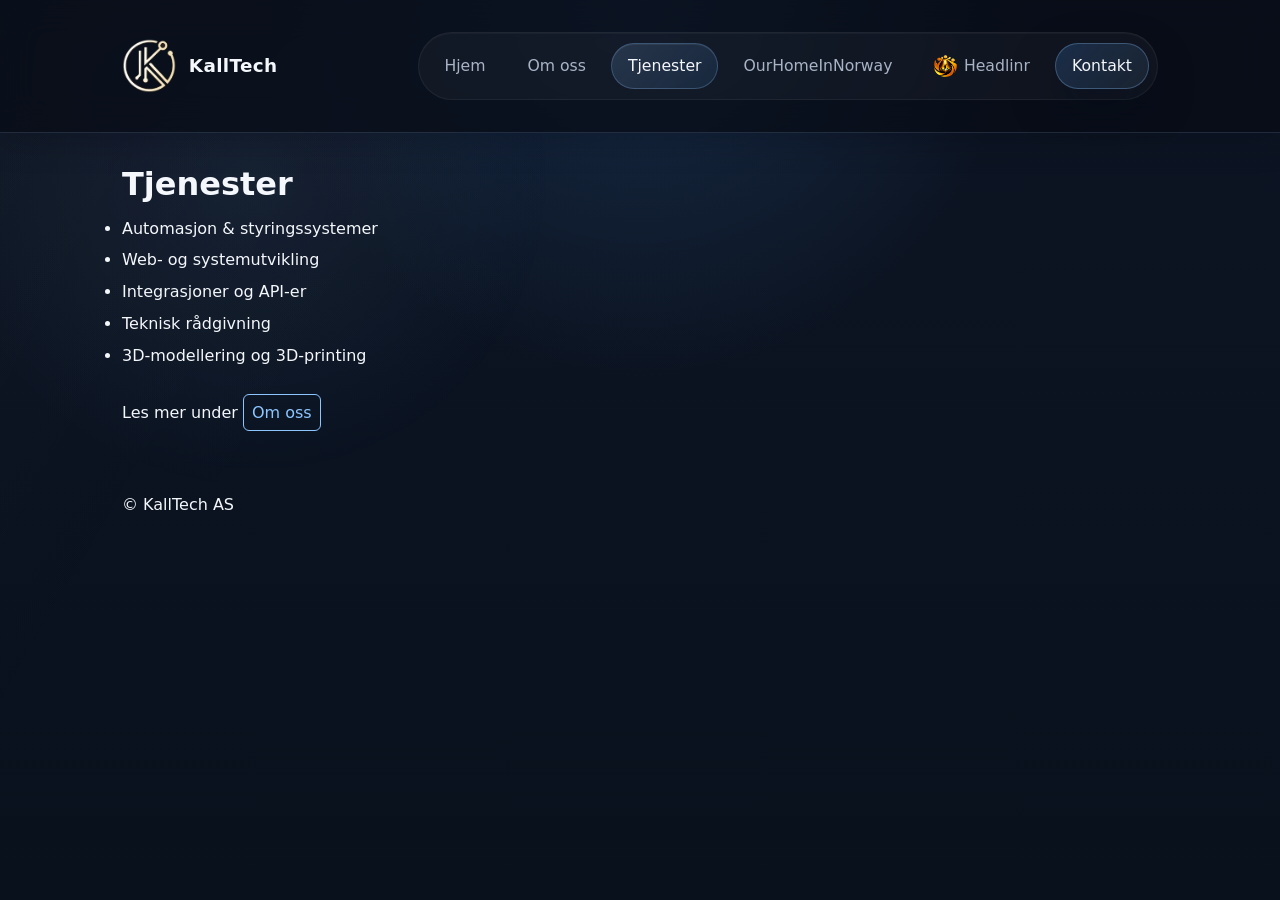
<file: services/index.html>
<!DOCTYPE html>
<html lang="no">
<head>
  <link rel="icon" href="../favicon.ico">
  <meta charset="UTF-8">
  <meta name="viewport" content="width=device-width, initial-scale=1.0"/>
  <title>Tjenester</title>
  <link rel="stylesheet" href="../css/style.css">
</head>
<body>

<header class="navbar">
  <div class="container nav-content">
    <a href="/" class="logo">
      <img src="../assets/Logo-Kalltech.png" alt="KallTech logo">
      <span>KallTech</span>
    </a>
    <nav class="nav-links">
      <a href="/">Hjem</a>
      <a href="/about/">Om oss</a>
      <a href="/services/" class="active">Tjenester</a>
      <a href="/ourhomeinnorway/">OurHomeInNorway</a>
      <a href="/headlinr/" class="headlinr-link">
        <img src="../assets/Headlinr-logo.png" class="headlinr-icon" alt="Headlinr logo">
        Headlinr
      </a>
      <a href="/contact/" class="btn">Kontakt</a>
    </nav>
    <div class="menu-button" onclick="toggleMenu()">
      <span></span>
      <span></span>
      <span></span>
    </div>
  </div>
</header>

<div class="mobile-menu" id="mobileMenu">
  <a href="/">Hjem</a>
  <a href="/about/">Om oss</a>
  <a href="/services/" class="active">Tjenester</a>
  <a href="/ourhomeinnorway/">OurHomeInNorway</a>
  <a href="/headlinr/" class="mobile-headlinr">
    <img src="../assets/Headlinr-logo.png" alt="Headlinr logo">
    Headlinr
  </a>
  <a href="/contact/" class="mobile-contact">Kontakt</a>
</div>

<main class="container page">
  <h1>Tjenester</h1>
  <ul class="services">
    <li>Automasjon & styringssystemer</li>
    <li>Web- og systemutvikling</li>
    <li>Integrasjoner og API-er</li>
    <li>Teknisk rådgivning</li>
    <li>3D-modellering og 3D-printing</li>
    Les mer under
    <a href="/about/" class="btnincontainer secondary">Om oss</a>
  </ul>
</main>

<footer>
  <div class="container">
    <p>&copy; KallTech AS</p>
  </div>
</footer>

<script src="../assets/site.js"></script>

</body>
</html>
</file>
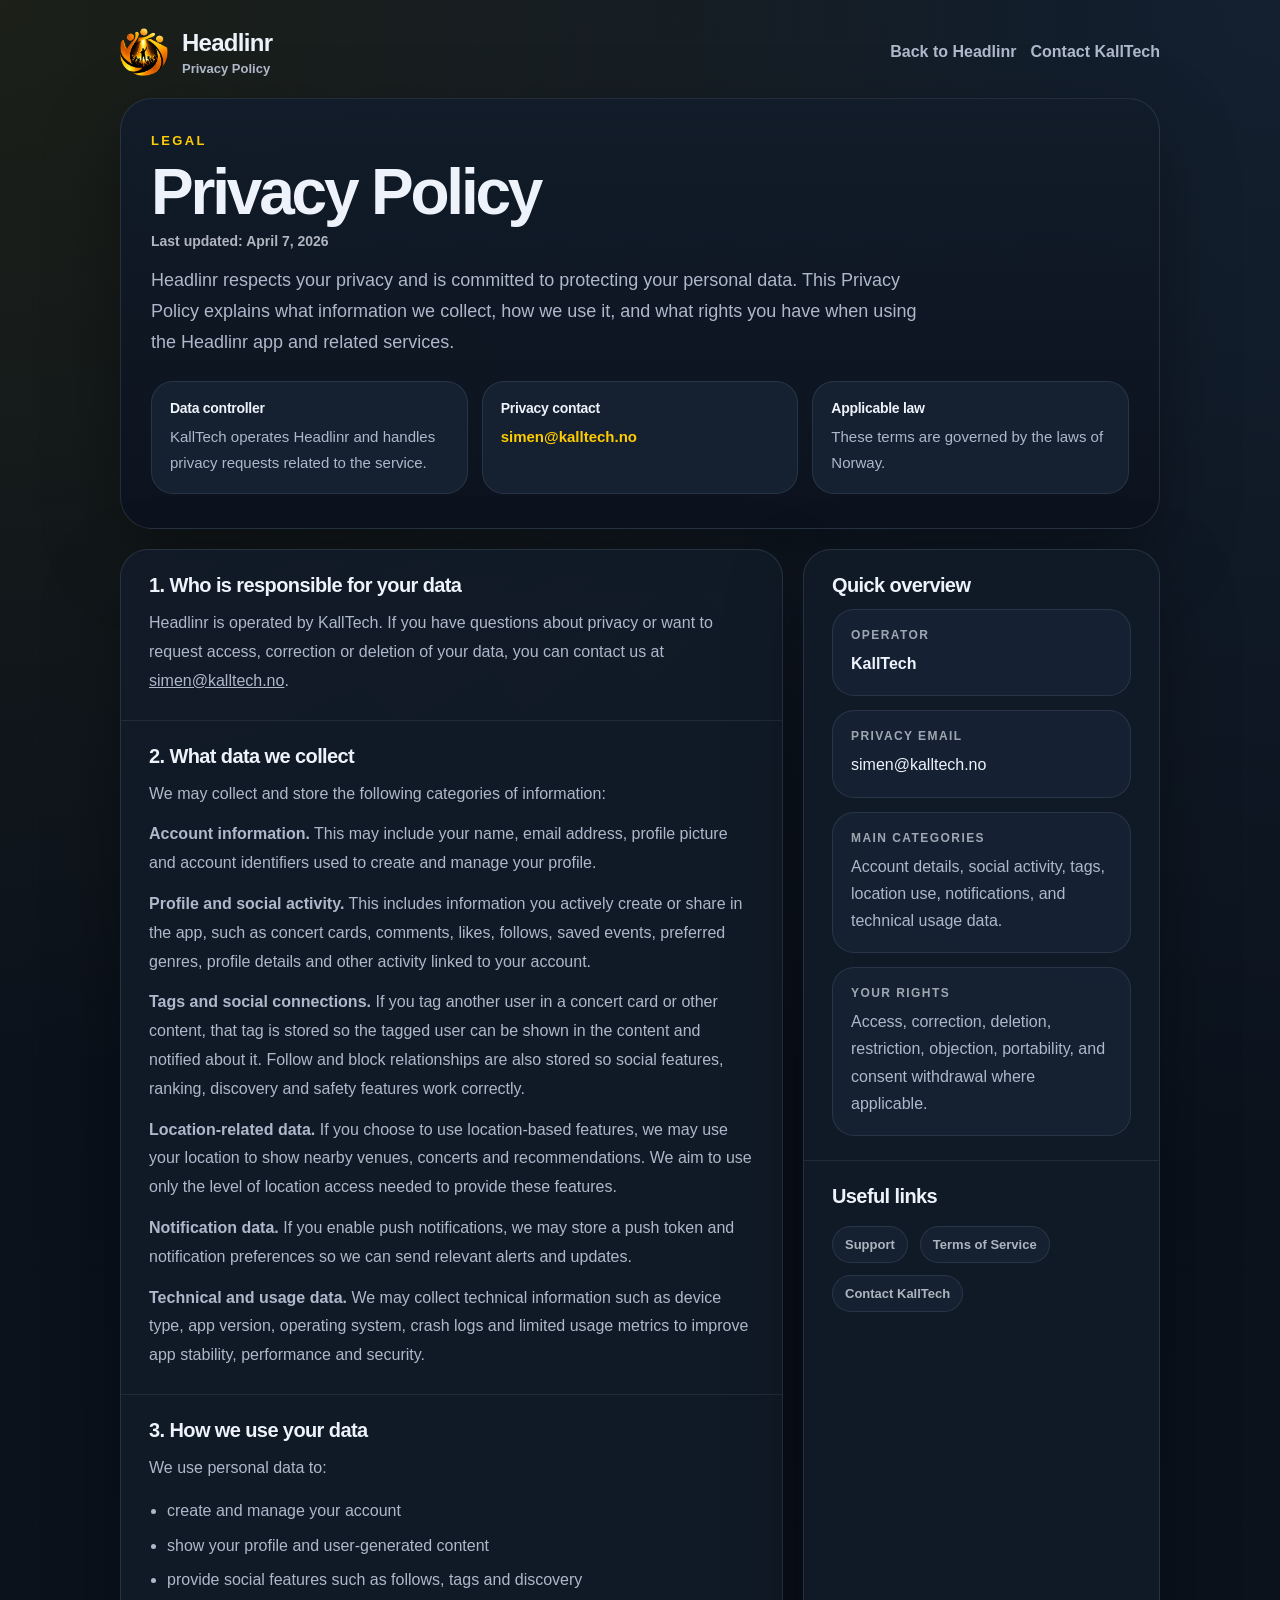
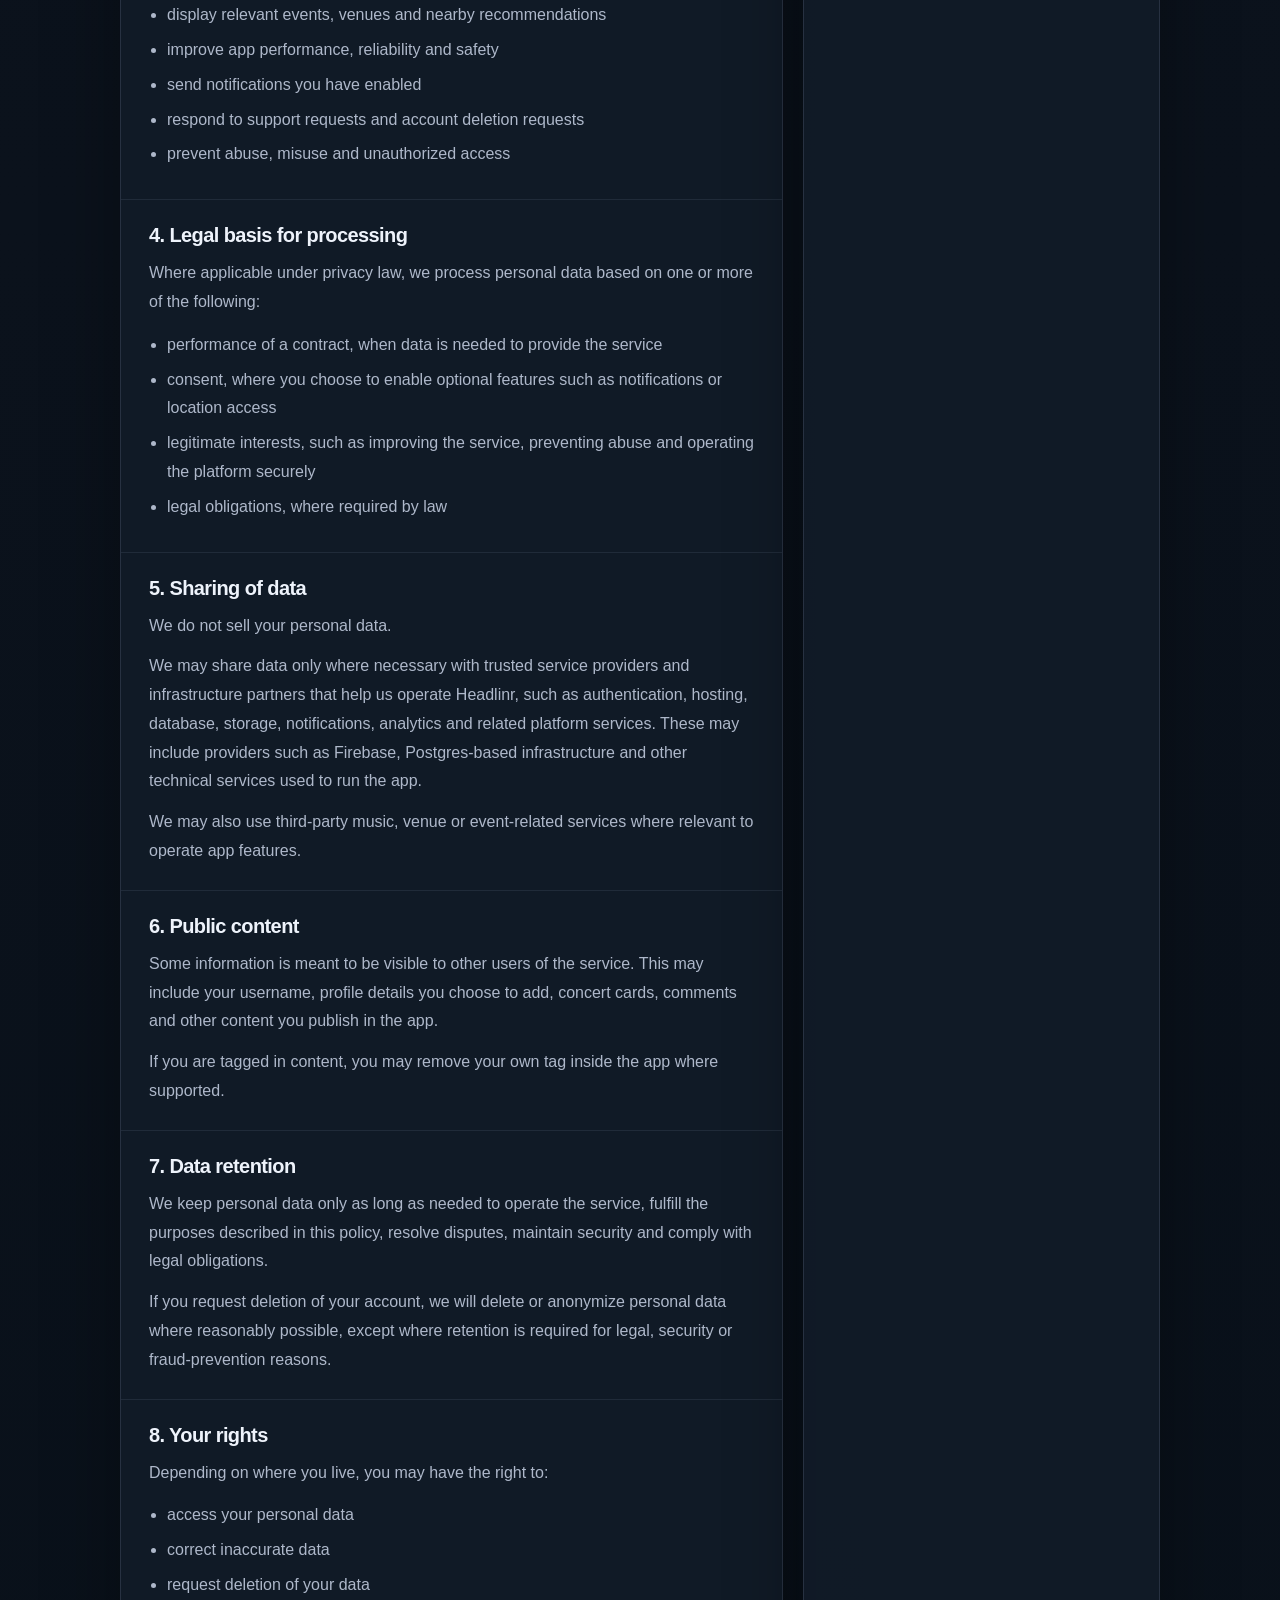
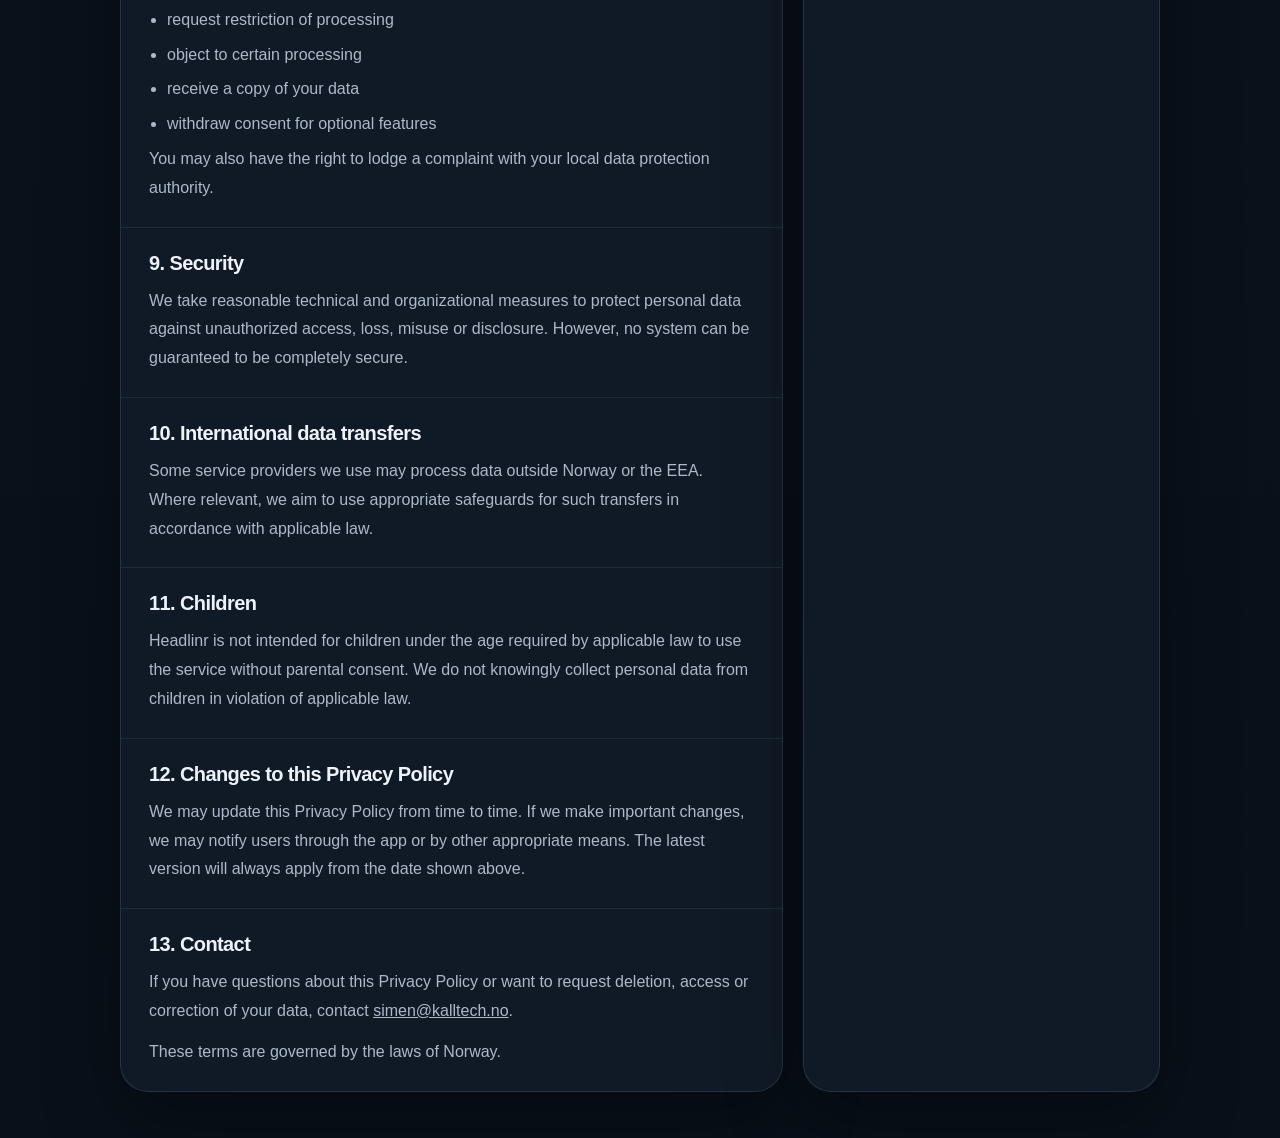
<file: headlinr/privacy/index.html>
<!doctype html>
<html lang="en">
  <head>
    <meta charset="utf-8" />
    <meta name="viewport" content="width=device-width, initial-scale=1" />
    <link rel="icon" type="image/x-icon" href="../../headlinrfavicon.ico" />
    <title>Headlinr Privacy Policy</title>
    <meta
      name="description"
      content="Privacy Policy for Headlinr covering what data is collected, how it is used, user rights, and how to contact KallTech."
    />
    <style>
      :root {
        --bg: #09111b;
        --surface: rgba(17, 27, 40, 0.94);
        --surface-soft: rgba(24, 36, 53, 0.82);
        --border: rgba(175, 197, 227, 0.14);
        --text: #eef3fb;
        --muted: #aeb8ca;
        --primary: #ffcc00;
        --shadow: 0 28px 74px rgba(0, 0, 0, 0.34);
      }

      * {
        box-sizing: border-box;
      }

      body {
        margin: 0;
        color: var(--text);
        font-family: Inter, Arial, sans-serif;
        background:
          radial-gradient(circle at top left, rgba(255, 204, 0, 0.08), transparent 24%),
          radial-gradient(circle at top right, rgba(76, 108, 149, 0.17), transparent 26%),
          linear-gradient(180deg, #09111b 0%, #0b121c 42%, #081019 100%);
      }

      a {
        color: inherit;
      }

      .wrap {
        max-width: 1080px;
        margin: 0 auto;
        padding: 28px 20px 46px;
      }

      .topbar {
        display: flex;
        align-items: center;
        justify-content: space-between;
        gap: 18px;
        margin-bottom: 22px;
        flex-wrap: wrap;
      }

      .brand {
        display: flex;
        align-items: center;
        gap: 14px;
      }

      .brand img {
        width: 48px;
        height: 48px;
        object-fit: contain;
      }

      .brand-copy strong {
        display: block;
        font-size: 24px;
        letter-spacing: -0.03em;
      }

      .brand-copy span {
        display: block;
        margin-top: 4px;
        color: var(--muted);
        font-size: 13px;
        font-weight: 700;
      }

      .return-links {
        display: flex;
        gap: 14px;
        flex-wrap: wrap;
      }

      .return-link {
        color: var(--muted);
        text-decoration: none;
        font-weight: 800;
      }

      .hero {
        border: 1px solid var(--border);
        background: linear-gradient(180deg, rgba(18, 28, 42, 0.96), rgba(12, 19, 30, 0.98));
        border-radius: 32px;
        padding: 34px 30px;
        box-shadow: var(--shadow);
      }

      .eyebrow {
        color: var(--primary);
        font-size: 13px;
        font-weight: 800;
        letter-spacing: 0.18em;
        text-transform: uppercase;
      }

      h1 {
        margin: 14px 0 10px;
        font-size: clamp(38px, 7vw, 64px);
        line-height: 0.96;
        letter-spacing: -0.05em;
      }

      .updated {
        margin: 0 0 16px;
        color: rgba(238, 243, 251, 0.72);
        font-size: 14px;
        font-weight: 700;
      }

      .intro {
        margin: 0;
        color: var(--muted);
        font-size: 18px;
        line-height: 1.7;
        max-width: 780px;
      }

      .hero-summary {
        margin-top: 24px;
        display: grid;
        grid-template-columns: repeat(3, minmax(0, 1fr));
        gap: 14px;
      }

      .summary-card {
        padding: 18px;
        border-radius: 22px;
        background: var(--surface-soft);
        border: 1px solid rgba(175, 197, 227, 0.12);
      }

      .summary-card strong {
        display: block;
        margin-bottom: 8px;
        font-size: 14px;
        letter-spacing: -0.02em;
      }

      .summary-card p,
      .summary-card a {
        margin: 0;
        color: var(--muted);
        line-height: 1.7;
        font-size: 15px;
        text-decoration: none;
      }

      .summary-card a {
        color: var(--primary);
        font-weight: 800;
      }

      .content {
        margin-top: 20px;
        display: grid;
        grid-template-columns: minmax(0, 1.3fr) minmax(280px, 0.7fr);
        gap: 20px;
      }

      .panel {
        border: 1px solid var(--border);
        background: var(--surface);
        border-radius: 28px;
        box-shadow: var(--shadow);
        overflow: hidden;
      }

      .section {
        padding: 24px 28px;
        border-top: 1px solid rgba(175, 197, 227, 0.1);
      }

      .section:first-child {
        border-top: none;
      }

      .section h2 {
        margin: 0 0 12px;
        font-size: 20px;
        letter-spacing: -0.03em;
      }

      .section p {
        margin: 0;
        color: var(--muted);
        line-height: 1.8;
        font-size: 16px;
      }

      .section p + p {
        margin-top: 12px;
      }

      .section ul {
        margin: 14px 0 0;
        padding-left: 18px;
        color: var(--muted);
      }

      .section li {
        line-height: 1.8;
        margin: 6px 0;
      }

      .meta-list {
        display: grid;
        gap: 14px;
      }

      .meta-item {
        padding: 18px;
        border-radius: 22px;
        background: var(--surface-soft);
        border: 1px solid rgba(175, 197, 227, 0.12);
      }

      .meta-item span {
        display: block;
        margin-bottom: 8px;
        color: rgba(238, 243, 251, 0.64);
        font-size: 12px;
        font-weight: 800;
        letter-spacing: 0.12em;
        text-transform: uppercase;
      }

      .meta-item strong,
      .meta-item a,
      .meta-item p {
        margin: 0;
        font-size: 16px;
        line-height: 1.7;
        color: var(--text);
        text-decoration: none;
      }

      .meta-item p {
        color: var(--muted);
      }

      .pill-links {
        margin-top: 18px;
        display: flex;
        gap: 12px;
        flex-wrap: wrap;
      }

      .pill-links a {
        color: rgba(238, 243, 251, 0.7);
        text-decoration: none;
        font-size: 13px;
        font-weight: 800;
        padding: 10px 12px;
        border-radius: 999px;
        background: var(--surface-soft);
        border: 1px solid rgba(175, 197, 227, 0.12);
      }

      @media (max-width: 860px) {
        .hero-summary,
        .content {
          grid-template-columns: 1fr;
        }
      }

      @media (max-width: 640px) {
        .wrap {
          padding: 18px 14px 34px;
        }

        .hero {
          padding: 28px 22px;
        }

        .section {
          padding: 20px;
        }
      }
    </style>
  </head>
  <body>
    <div class="wrap">
      <div class="topbar">
        <div class="brand">
          <img src="../../assets/Headlinr-logo.png" alt="Headlinr logo" />
          <div class="brand-copy">
            <strong>Headlinr</strong>
            <span>Privacy Policy</span>
          </div>
        </div>
        <div class="return-links">
          <a class="return-link" href="/headlinr/">Back to Headlinr</a>
          <a class="return-link" href="/contact/">Contact KallTech</a>
        </div>
      </div>

      <section class="hero">
        <div class="eyebrow">Legal</div>
        <h1>Privacy Policy</h1>
        <p class="updated">Last updated: April 7, 2026</p>
        <p class="intro">
          Headlinr respects your privacy and is committed to protecting your personal data. This Privacy Policy explains what information we collect, how we use it, and what rights you have when using the Headlinr app and related services.
        </p>

        <div class="hero-summary">
          <div class="summary-card">
            <strong>Data controller</strong>
            <p>KallTech operates Headlinr and handles privacy requests related to the service.</p>
          </div>
          <div class="summary-card">
            <strong>Privacy contact</strong>
            <p><a href="mailto:simen@kalltech.no">simen@kalltech.no</a></p>
          </div>
          <div class="summary-card">
            <strong>Applicable law</strong>
            <p>These terms are governed by the laws of Norway.</p>
          </div>
        </div>
      </section>

      <section class="content">
        <div class="panel">
          <div class="section">
            <h2>1. Who is responsible for your data</h2>
            <p>
              Headlinr is operated by KallTech. If you have questions about privacy or want to request access, correction or deletion of your data, you can contact us at <a href="mailto:simen@kalltech.no">simen@kalltech.no</a>.
            </p>
          </div>

          <div class="section">
            <h2>2. What data we collect</h2>
            <p>We may collect and store the following categories of information:</p>
            <p>
              <strong>Account information.</strong> This may include your name, email address, profile picture and account identifiers used to create and manage your profile.
            </p>
            <p>
              <strong>Profile and social activity.</strong> This includes information you actively create or share in the app, such as concert cards, comments, likes, follows, saved events, preferred genres, profile details and other activity linked to your account.
            </p>
            <p>
              <strong>Tags and social connections.</strong> If you tag another user in a concert card or other content, that tag is stored so the tagged user can be shown in the content and notified about it. Follow and block relationships are also stored so social features, ranking, discovery and safety features work correctly.
            </p>
            <p>
              <strong>Location-related data.</strong> If you choose to use location-based features, we may use your location to show nearby venues, concerts and recommendations. We aim to use only the level of location access needed to provide these features.
            </p>
            <p>
              <strong>Notification data.</strong> If you enable push notifications, we may store a push token and notification preferences so we can send relevant alerts and updates.
            </p>
            <p>
              <strong>Technical and usage data.</strong> We may collect technical information such as device type, app version, operating system, crash logs and limited usage metrics to improve app stability, performance and security.
            </p>
          </div>

          <div class="section">
            <h2>3. How we use your data</h2>
            <p>We use personal data to:</p>
            <ul>
              <li>create and manage your account</li>
              <li>show your profile and user-generated content</li>
              <li>provide social features such as follows, tags and discovery</li>
              <li>display relevant events, venues and nearby recommendations</li>
              <li>improve app performance, reliability and safety</li>
              <li>send notifications you have enabled</li>
              <li>respond to support requests and account deletion requests</li>
              <li>prevent abuse, misuse and unauthorized access</li>
            </ul>
          </div>

          <div class="section">
            <h2>4. Legal basis for processing</h2>
            <p>Where applicable under privacy law, we process personal data based on one or more of the following:</p>
            <ul>
              <li>performance of a contract, when data is needed to provide the service</li>
              <li>consent, where you choose to enable optional features such as notifications or location access</li>
              <li>legitimate interests, such as improving the service, preventing abuse and operating the platform securely</li>
              <li>legal obligations, where required by law</li>
            </ul>
          </div>

          <div class="section">
            <h2>5. Sharing of data</h2>
            <p>We do not sell your personal data.</p>
            <p>
              We may share data only where necessary with trusted service providers and infrastructure partners that help us operate Headlinr, such as authentication, hosting, database, storage, notifications, analytics and related platform services. These may include providers such as Firebase, Postgres-based infrastructure and other technical services used to run the app.
            </p>
            <p>
              We may also use third-party music, venue or event-related services where relevant to operate app features.
            </p>
          </div>

          <div class="section">
            <h2>6. Public content</h2>
            <p>
              Some information is meant to be visible to other users of the service. This may include your username, profile details you choose to add, concert cards, comments and other content you publish in the app.
            </p>
            <p>
              If you are tagged in content, you may remove your own tag inside the app where supported.
            </p>
          </div>

          <div class="section">
            <h2>7. Data retention</h2>
            <p>
              We keep personal data only as long as needed to operate the service, fulfill the purposes described in this policy, resolve disputes, maintain security and comply with legal obligations.
            </p>
            <p>
              If you request deletion of your account, we will delete or anonymize personal data where reasonably possible, except where retention is required for legal, security or fraud-prevention reasons.
            </p>
          </div>

          <div class="section">
            <h2>8. Your rights</h2>
            <p>Depending on where you live, you may have the right to:</p>
            <ul>
              <li>access your personal data</li>
              <li>correct inaccurate data</li>
              <li>request deletion of your data</li>
              <li>request restriction of processing</li>
              <li>object to certain processing</li>
              <li>receive a copy of your data</li>
              <li>withdraw consent for optional features</li>
            </ul>
            <p>
              You may also have the right to lodge a complaint with your local data protection authority.
            </p>
          </div>

          <div class="section">
            <h2>9. Security</h2>
            <p>
              We take reasonable technical and organizational measures to protect personal data against unauthorized access, loss, misuse or disclosure. However, no system can be guaranteed to be completely secure.
            </p>
          </div>

          <div class="section">
            <h2>10. International data transfers</h2>
            <p>
              Some service providers we use may process data outside Norway or the EEA. Where relevant, we aim to use appropriate safeguards for such transfers in accordance with applicable law.
            </p>
          </div>

          <div class="section">
            <h2>11. Children</h2>
            <p>
              Headlinr is not intended for children under the age required by applicable law to use the service without parental consent. We do not knowingly collect personal data from children in violation of applicable law.
            </p>
          </div>

          <div class="section">
            <h2>12. Changes to this Privacy Policy</h2>
            <p>
              We may update this Privacy Policy from time to time. If we make important changes, we may notify users through the app or by other appropriate means. The latest version will always apply from the date shown above.
            </p>
          </div>

          <div class="section">
            <h2>13. Contact</h2>
            <p>
              If you have questions about this Privacy Policy or want to request deletion, access or correction of your data, contact <a href="mailto:simen@kalltech.no">simen@kalltech.no</a>.
            </p>
            <p>These terms are governed by the laws of Norway.</p>
          </div>
        </div>

        <aside class="panel">
          <div class="section">
            <h2>Quick overview</h2>
            <div class="meta-list">
              <div class="meta-item">
                <span>Operator</span>
                <strong>KallTech</strong>
              </div>
              <div class="meta-item">
                <span>Privacy email</span>
                <a href="mailto:simen@kalltech.no">simen@kalltech.no</a>
              </div>
              <div class="meta-item">
                <span>Main categories</span>
                <p>Account details, social activity, tags, location use, notifications, and technical usage data.</p>
              </div>
              <div class="meta-item">
                <span>Your rights</span>
                <p>Access, correction, deletion, restriction, objection, portability, and consent withdrawal where applicable.</p>
              </div>
            </div>
          </div>

          <div class="section">
            <h2>Useful links</h2>
            <div class="pill-links">
              <a href="/headlinr/support/">Support</a>
              <a href="/headlinr/terms/">Terms of Service</a>
              <a href="/contact/">Contact KallTech</a>
            </div>
          </div>
        </aside>
      </section>
    </div>
  </body>
</html>
</file>
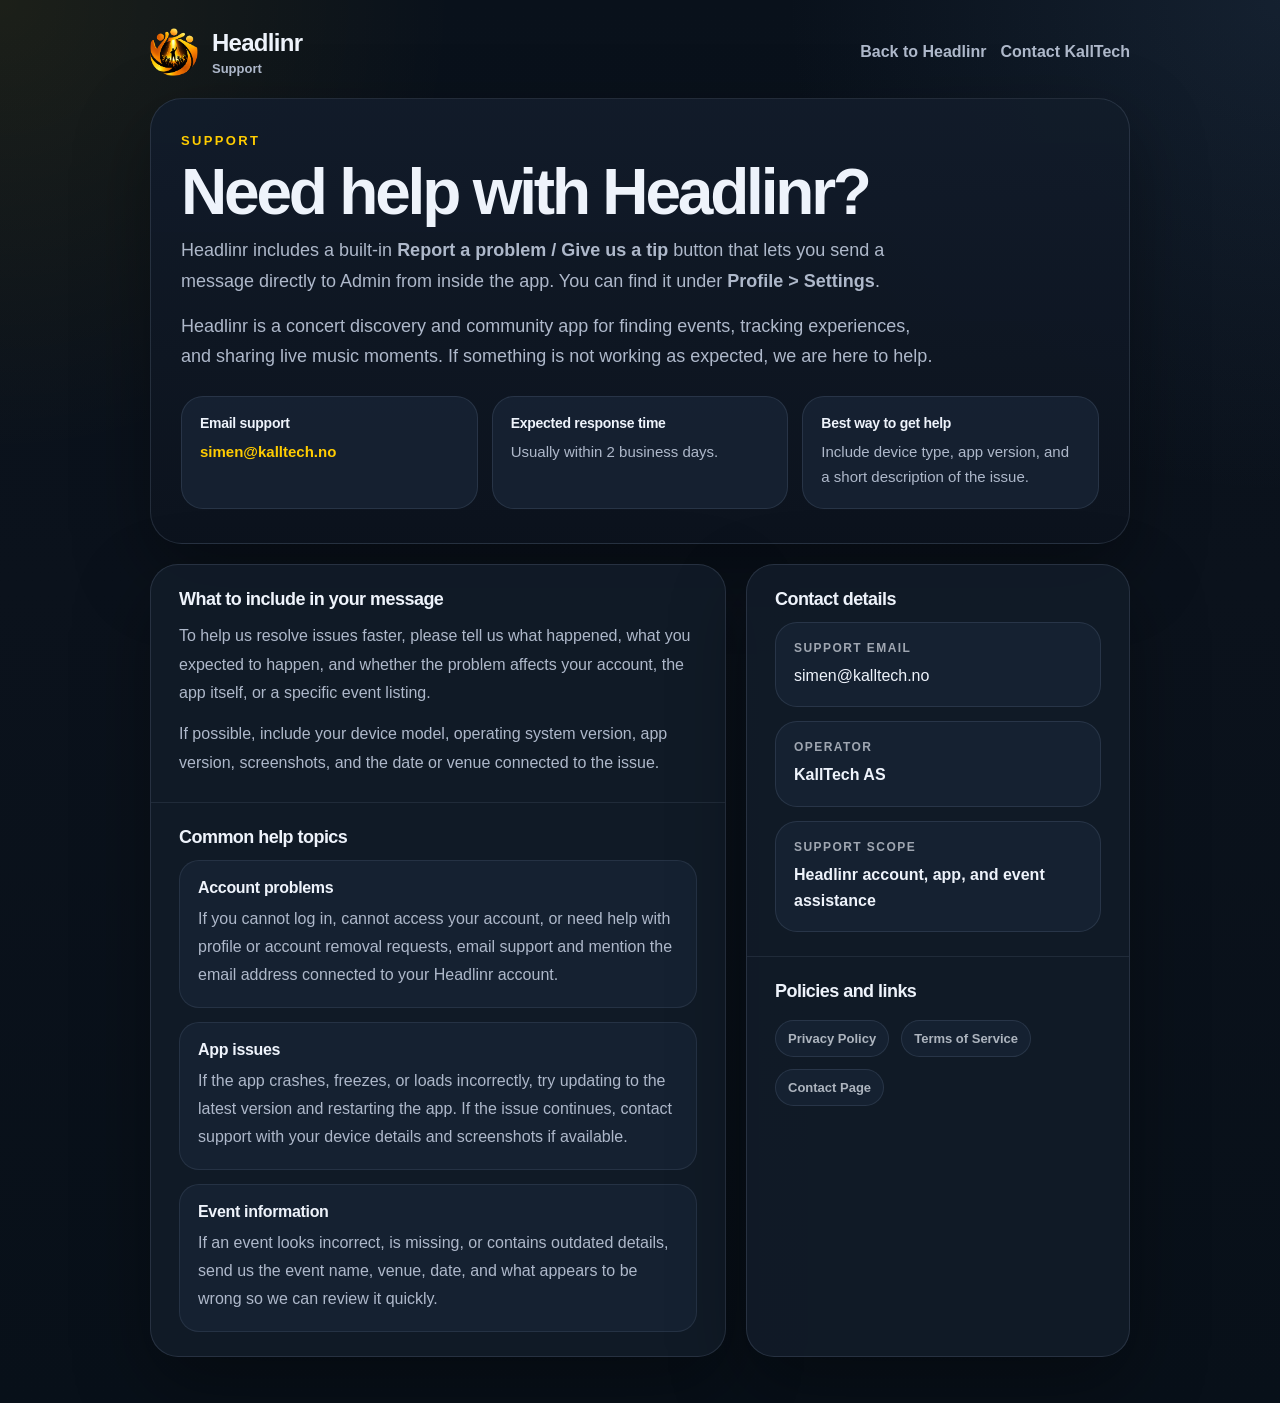
<file: headlinr/support/index.html>
<!doctype html>
<html lang="en">
  <head>
    <meta charset="utf-8" />
    <meta name="viewport" content="width=device-width, initial-scale=1" />
    <link rel="icon" type="image/x-icon" href="../../headlinrfavicon.ico" />
    <title>Headlinr Support</title>
    <meta
      name="description"
      content="Support page for Headlinr with contact details, expected response time, and help for account, app, and event issues."
    />
    <style>
      :root {
        --bg: #09111b;
        --surface: rgba(17, 27, 40, 0.94);
        --surface-soft: rgba(24, 36, 53, 0.82);
        --border: rgba(175, 197, 227, 0.14);
        --text: #eef3fb;
        --muted: #aeb8ca;
        --primary: #ffcc00;
        --shadow: 0 28px 74px rgba(0, 0, 0, 0.34);
      }

      * {
        box-sizing: border-box;
      }

      body {
        margin: 0;
        color: var(--text);
        font-family: Inter, Arial, sans-serif;
        background:
          radial-gradient(circle at top left, rgba(255, 204, 0, 0.08), transparent 24%),
          radial-gradient(circle at top right, rgba(76, 108, 149, 0.17), transparent 26%),
          linear-gradient(180deg, #09111b 0%, #0b121c 42%, #081019 100%);
      }

      a {
        color: inherit;
      }

      .wrap {
        max-width: 1020px;
        margin: 0 auto;
        padding: 28px 20px 46px;
      }

      .topbar {
        display: flex;
        align-items: center;
        justify-content: space-between;
        gap: 18px;
        margin-bottom: 22px;
        flex-wrap: wrap;
      }

      .brand {
        display: flex;
        align-items: center;
        gap: 14px;
      }

      .brand img {
        width: 48px;
        height: 48px;
        object-fit: contain;
      }

      .brand-copy strong {
        display: block;
        font-size: 24px;
        letter-spacing: -0.03em;
      }

      .brand-copy span {
        display: block;
        margin-top: 4px;
        color: var(--muted);
        font-size: 13px;
        font-weight: 700;
      }

      .return-links {
        display: flex;
        gap: 14px;
        flex-wrap: wrap;
      }

      .return-link {
        color: var(--muted);
        text-decoration: none;
        font-weight: 800;
      }

      .hero {
        border: 1px solid var(--border);
        background: linear-gradient(180deg, rgba(18, 28, 42, 0.96), rgba(12, 19, 30, 0.98));
        border-radius: 32px;
        padding: 34px 30px;
        box-shadow: var(--shadow);
      }

      .eyebrow {
        color: var(--primary);
        font-size: 13px;
        font-weight: 800;
        letter-spacing: 0.18em;
        text-transform: uppercase;
      }

      h1 {
        margin: 14px 0 12px;
        font-size: clamp(38px, 7vw, 64px);
        line-height: 0.96;
        letter-spacing: -0.05em;
      }

      .intro {
        margin: 0;
        color: var(--muted);
        font-size: 18px;
        line-height: 1.7;
        max-width: 760px;
      }

      .support-summary {
        margin-top: 24px;
        display: grid;
        grid-template-columns: repeat(3, minmax(0, 1fr));
        gap: 14px;
      }

      .summary-card {
        padding: 18px;
        border-radius: 22px;
        background: var(--surface-soft);
        border: 1px solid rgba(175, 197, 227, 0.12);
      }

      .summary-card strong {
        display: block;
        margin-bottom: 8px;
        font-size: 14px;
        letter-spacing: -0.02em;
      }

      .summary-card p {
        margin: 0;
        color: var(--muted);
        line-height: 1.7;
        font-size: 15px;
      }

      .content {
        margin-top: 20px;
        display: grid;
        grid-template-columns: minmax(0, 1.2fr) minmax(280px, 0.8fr);
        gap: 20px;
      }

      .panel {
        border: 1px solid var(--border);
        background: var(--surface);
        border-radius: 28px;
        box-shadow: var(--shadow);
        overflow: hidden;
      }

      .section {
        padding: 24px 28px;
        border-top: 1px solid rgba(175, 197, 227, 0.1);
      }

      .section:first-child {
        border-top: none;
      }

      .section h2 {
        margin: 0 0 12px;
        font-size: 18px;
        letter-spacing: -0.03em;
      }

      .section p {
        margin: 0;
        color: var(--muted);
        line-height: 1.8;
        font-size: 16px;
      }

      .section p + p {
        margin-top: 12px;
      }

      .tips {
        display: grid;
        gap: 14px;
      }

      .tip {
        padding: 18px;
        border-radius: 20px;
        background: var(--surface-soft);
        border: 1px solid rgba(175, 197, 227, 0.1);
      }

      .tip h3 {
        margin: 0 0 8px;
        font-size: 16px;
        letter-spacing: -0.02em;
      }

      .tip p {
        margin: 0;
        color: var(--muted);
        line-height: 1.75;
      }

      .mail-link {
        color: var(--primary);
        text-decoration: none;
        font-weight: 800;
      }

      .meta-list {
        display: grid;
        gap: 14px;
      }

      .meta-item {
        padding: 18px;
        border-radius: 22px;
        background: var(--surface-soft);
        border: 1px solid rgba(175, 197, 227, 0.12);
      }

      .meta-item span {
        display: block;
        margin-bottom: 8px;
        color: rgba(238, 243, 251, 0.64);
        font-size: 12px;
        font-weight: 800;
        letter-spacing: 0.12em;
        text-transform: uppercase;
      }

      .meta-item strong,
      .meta-item a {
        font-size: 16px;
        line-height: 1.6;
      }

      .meta-item a {
        color: var(--text);
        text-decoration: none;
      }

      .footer-links {
        margin-top: 18px;
        display: flex;
        gap: 12px;
        flex-wrap: wrap;
      }

      .footer-links a {
        color: rgba(238, 243, 251, 0.7);
        text-decoration: none;
        font-size: 13px;
        font-weight: 800;
        padding: 10px 12px;
        border-radius: 999px;
        background: var(--surface-soft);
        border: 1px solid rgba(175, 197, 227, 0.12);
      }

      @media (max-width: 860px) {
        .support-summary,
        .content {
          grid-template-columns: 1fr;
        }
      }

      @media (max-width: 640px) {
        .wrap {
          padding: 18px 14px 34px;
        }

        .hero {
          padding: 28px 22px;
        }

        .section {
          padding: 20px;
        }
      }
    </style>
  </head>
  <body>
    <div class="wrap">
      <div class="topbar">
        <div class="brand">
          <img src="../../assets/Headlinr-logo.png" alt="Headlinr logo" />
          <div class="brand-copy">
            <strong>Headlinr</strong>
            <span>Support</span>
          </div>
        </div>
        <div class="return-links">
          <a class="return-link" href="/headlinr/">Back to Headlinr</a>
          <a class="return-link" href="/contact/">Contact KallTech</a>
        </div>
      </div>

      <section class="hero">
        <div class="eyebrow">Support</div>
        <h1>Need help with Headlinr?</h1>
        <p class="intro">
          Headlinr includes a built-in <strong>Report a problem / Give us a tip</strong> button that lets you send a message directly to Admin from inside the app. You can find it under <strong>Profile &gt; Settings</strong>.
        </p>
        <p class="intro" style="margin-top: 14px;">
          Headlinr is a concert discovery and community app for finding events, tracking experiences, and sharing live music moments. If something is not working as expected, we are here to help.
        </p>

        <div class="support-summary">
          <div class="summary-card">
            <strong>Email support</strong>
            <p><a class="mail-link" href="mailto:simen@kalltech.no">simen@kalltech.no</a></p>
          </div>
          <div class="summary-card">
            <strong>Expected response time</strong>
            <p>Usually within 2 business days.</p>
          </div>
          <div class="summary-card">
            <strong>Best way to get help</strong>
            <p>Include device type, app version, and a short description of the issue.</p>
          </div>
        </div>
      </section>

      <section class="content">
        <div class="panel">
          <div class="section">
            <h2>What to include in your message</h2>
            <p>
              To help us resolve issues faster, please tell us what happened, what you expected to happen, and whether the problem affects your account, the app itself, or a specific event listing.
            </p>
            <p>
              If possible, include your device model, operating system version, app version, screenshots, and the date or venue connected to the issue.
            </p>
          </div>

          <div class="section">
            <h2>Common help topics</h2>
            <div class="tips">
              <div class="tip">
                <h3>Account problems</h3>
                <p>
                  If you cannot log in, cannot access your account, or need help with profile or account removal requests, email support and mention the email address connected to your Headlinr account.
                </p>
              </div>
              <div class="tip">
                <h3>App issues</h3>
                <p>
                  If the app crashes, freezes, or loads incorrectly, try updating to the latest version and restarting the app. If the issue continues, contact support with your device details and screenshots if available.
                </p>
              </div>
              <div class="tip">
                <h3>Event information</h3>
                <p>
                  If an event looks incorrect, is missing, or contains outdated details, send us the event name, venue, date, and what appears to be wrong so we can review it quickly.
                </p>
              </div>
            </div>
          </div>
        </div>

        <aside class="panel">
          <div class="section">
            <h2>Contact details</h2>
            <div class="meta-list">
              <div class="meta-item">
                <span>Support email</span>
                <a href="mailto:simen@kalltech.no">simen@kalltech.no</a>
              </div>
              <div class="meta-item">
                <span>Operator</span>
                <strong>KallTech AS</strong>
              </div>
              <div class="meta-item">
                <span>Support scope</span>
                <strong>Headlinr account, app, and event assistance</strong>
              </div>
            </div>
          </div>

          <div class="section">
            <h2>Policies and links</h2>
            <div class="footer-links">
              <a href="/headlinr/privacy/">Privacy Policy</a>
              <a href="/headlinr/terms/">Terms of Service</a>
              <a href="/contact/">Contact Page</a>
            </div>
          </div>
        </aside>
      </section>
    </div>
  </body>
</html>
</file>
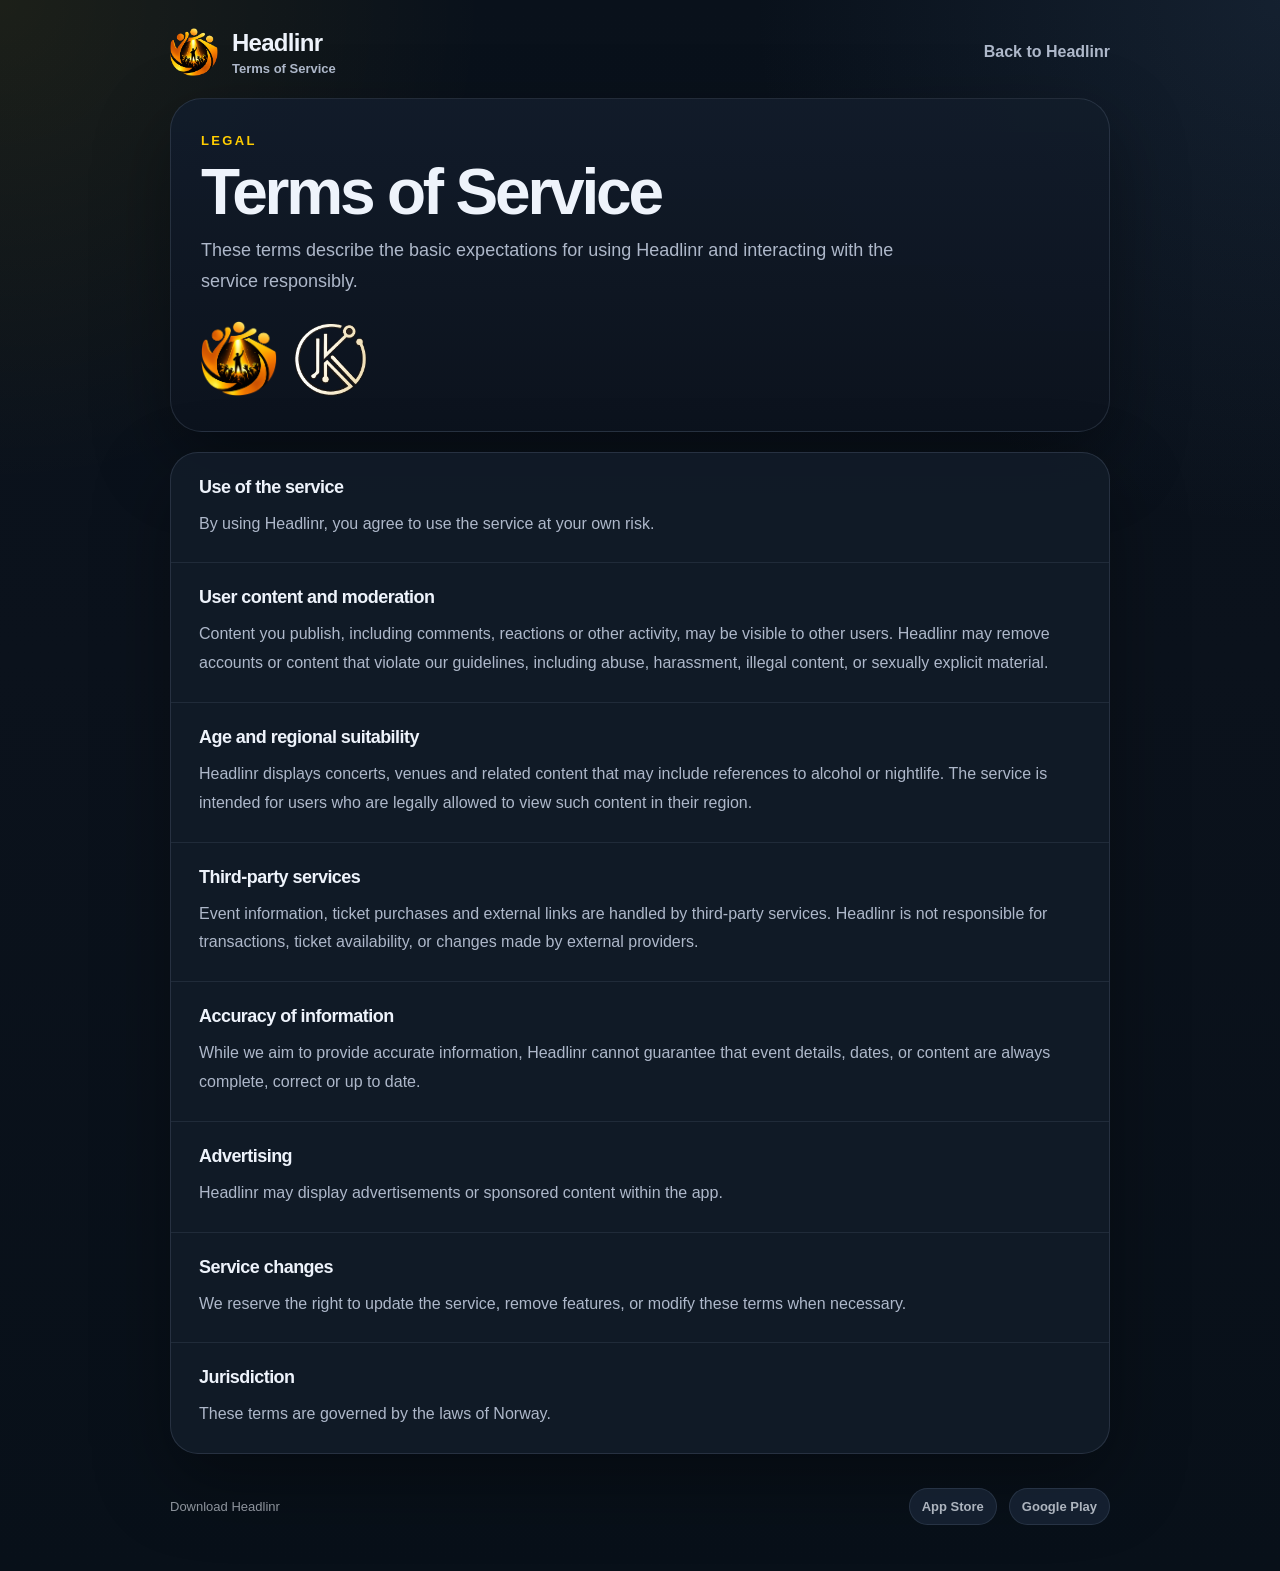
<file: headlinr/terms/index.html>
<!doctype html>
<html lang="en">
  <head>
    <meta charset="utf-8" />
    <meta name="viewport" content="width=device-width, initial-scale=1" />
    <link rel="icon" type="image/x-icon" href="../../headlinrfavicon.ico" />
    <title>Headlinr Terms of Service</title>
    <style>
      :root {
        --bg: #09111b;
        --surface: rgba(17, 27, 40, 0.94);
        --surface-soft: rgba(24, 36, 53, 0.82);
        --border: rgba(175, 197, 227, 0.14);
        --text: #eef3fb;
        --muted: #aeb8ca;
        --primary: #ffcc00;
        --shadow: 0 28px 74px rgba(0, 0, 0, 0.34);
      }

      * { box-sizing: border-box; }
      body {
        margin: 0;
        color: var(--text);
        font-family: Inter, Arial, sans-serif;
        background:
          radial-gradient(circle at top left, rgba(255, 204, 0, 0.08), transparent 24%),
          radial-gradient(circle at top right, rgba(76, 108, 149, 0.17), transparent 26%),
          linear-gradient(180deg, #09111b 0%, #0b121c 42%, #081019 100%);
      }
      a { color: inherit; }
      .wrap { max-width: 980px; margin: 0 auto; padding: 28px 20px 46px; }
      .topbar {
        display: flex;
        align-items: center;
        justify-content: space-between;
        gap: 18px;
        margin-bottom: 22px;
        flex-wrap: wrap;
      }
      .brand {
        display: flex;
        align-items: center;
        gap: 14px;
      }
      .brand img {
        width: 48px;
        height: 48px;
        object-fit: contain;
      }
      .brand-copy strong {
        display: block;
        font-size: 24px;
        letter-spacing: -0.03em;
      }
      .brand-copy span {
        display: block;
        margin-top: 4px;
        color: var(--muted);
        font-size: 13px;
        font-weight: 700;
      }
      .return-link {
        color: var(--muted);
        text-decoration: none;
        font-weight: 800;
      }
      .hero {
        border: 1px solid var(--border);
        background: linear-gradient(180deg, rgba(18, 28, 42, 0.96), rgba(12, 19, 30, 0.98));
        border-radius: 32px;
        padding: 34px 30px;
        box-shadow: var(--shadow);
      }
      .eyebrow {
        color: var(--primary);
        font-size: 13px;
        font-weight: 800;
        letter-spacing: 0.18em;
        text-transform: uppercase;
      }
      h1 {
        margin: 14px 0 12px;
        font-size: clamp(38px, 7vw, 64px);
        line-height: 0.96;
        letter-spacing: -0.05em;
      }
      .intro {
        margin: 0;
        color: var(--muted);
        font-size: 18px;
        line-height: 1.7;
        max-width: 720px;
      }
      .hero-logos {
        display: flex;
        gap: 16px;
        align-items: center;
        margin-top: 24px;
      }
      .hero-logos img {
        width: 76px;
        height: 76px;
        object-fit: contain;
      }
      .content {
        margin-top: 20px;
        border: 1px solid var(--border);
        background: var(--surface);
        border-radius: 28px;
        box-shadow: var(--shadow);
        overflow: hidden;
      }
      .section {
        padding: 24px 28px;
        border-top: 1px solid rgba(175, 197, 227, 0.1);
      }
      .section:first-child { border-top: none; }
      .section h2 {
        margin: 0 0 12px;
        font-size: 18px;
        letter-spacing: -0.03em;
      }
      .section p {
        margin: 0;
        color: var(--muted);
        line-height: 1.8;
        font-size: 16px;
      }
      .downloads {
        margin-top: 18px;
        padding: 16px 0 0;
        display: flex;
        gap: 12px;
        flex-wrap: wrap;
        align-items: center;
        justify-content: space-between;
      }
      .downloads-note {
        color: rgba(238, 243, 251, 0.58);
        font-size: 13px;
      }
      .downloads-links {
        display: flex;
        gap: 12px;
        flex-wrap: wrap;
      }
      .downloads a {
        color: rgba(238, 243, 251, 0.7);
        text-decoration: none;
        font-size: 13px;
        font-weight: 800;
        padding: 10px 12px;
        border-radius: 999px;
        background: var(--surface-soft);
        border: 1px solid rgba(175, 197, 227, 0.12);
      }

      @media (max-width: 640px) {
        .wrap { padding: 18px 14px 34px; }
        .hero { padding: 28px 22px; }
        .section { padding: 20px; }
        .downloads {
          align-items: flex-start;
          justify-content: flex-start;
        }
      }
    </style>
  </head>
  <body>
    <div class="wrap">
      <div class="topbar">
        <div class="brand">
          <img src="../../assets/Headlinr-logo.png" alt="Headlinr logo" />
          <div class="brand-copy">
            <strong>Headlinr</strong>
            <span>Terms of Service</span>
          </div>
        </div>
        <a class="return-link" href="/headlinr/">Back to Headlinr</a>
      </div>

      <section class="hero">
        <div class="eyebrow">Legal</div>
        <h1>Terms of Service</h1>
        <p class="intro">
          These terms describe the basic expectations for using Headlinr and interacting with the service responsibly.
        </p>
        <div class="hero-logos">
          <img src="../../assets/Headlinr-logo.png" alt="Headlinr" />
          <img src="../../assets/Logo-Kalltech.png" alt="KallTech" />
        </div>
      </section>

      <section class="content">
        <div class="section">
          <h2>Use of the service</h2>
          <p>
            By using Headlinr, you agree to use the service at your own risk.
          </p>
        </div>
        <div class="section">
          <h2>User content and moderation</h2>
          <p>
            Content you publish, including comments, reactions or other activity, may be visible to other users. Headlinr may remove accounts or content that violate our guidelines, including abuse, harassment, illegal content, or sexually explicit material.
          </p>
        </div>
        <div class="section">
          <h2>Age and regional suitability</h2>
          <p>
            Headlinr displays concerts, venues and related content that may include references to alcohol or nightlife. The service is intended for users who are legally allowed to view such content in their region.
          </p>
        </div>
        <div class="section">
          <h2>Third-party services</h2>
          <p>
            Event information, ticket purchases and external links are handled by third-party services. Headlinr is not responsible for transactions, ticket availability, or changes made by external providers.
          </p>
        </div>
        <div class="section">
          <h2>Accuracy of information</h2>
          <p>
            While we aim to provide accurate information, Headlinr cannot guarantee that event details, dates, or content are always complete, correct or up to date.
          </p>
        </div>
        <div class="section">
          <h2>Advertising</h2>
          <p>
            Headlinr may display advertisements or sponsored content within the app.
          </p>
        </div>
        <div class="section">
          <h2>Service changes</h2>
          <p>
            We reserve the right to update the service, remove features, or modify these terms when necessary.
          </p>
        </div>
        <div class="section">
          <h2>Jurisdiction</h2>
          <p>
            These terms are governed by the laws of Norway.
          </p>
        </div>
      </section>

      <div class="downloads">
        <div class="downloads-note">Download Headlinr</div>
        <div class="downloads-links">
          <a href="https://www.apple.com/app-store/" target="_blank" rel="noopener noreferrer">App Store</a>
          <a href="https://play.google.com/store" target="_blank" rel="noopener noreferrer">Google Play</a>
        </div>
      </div>
    </div>
  </body>
</html>
</file>
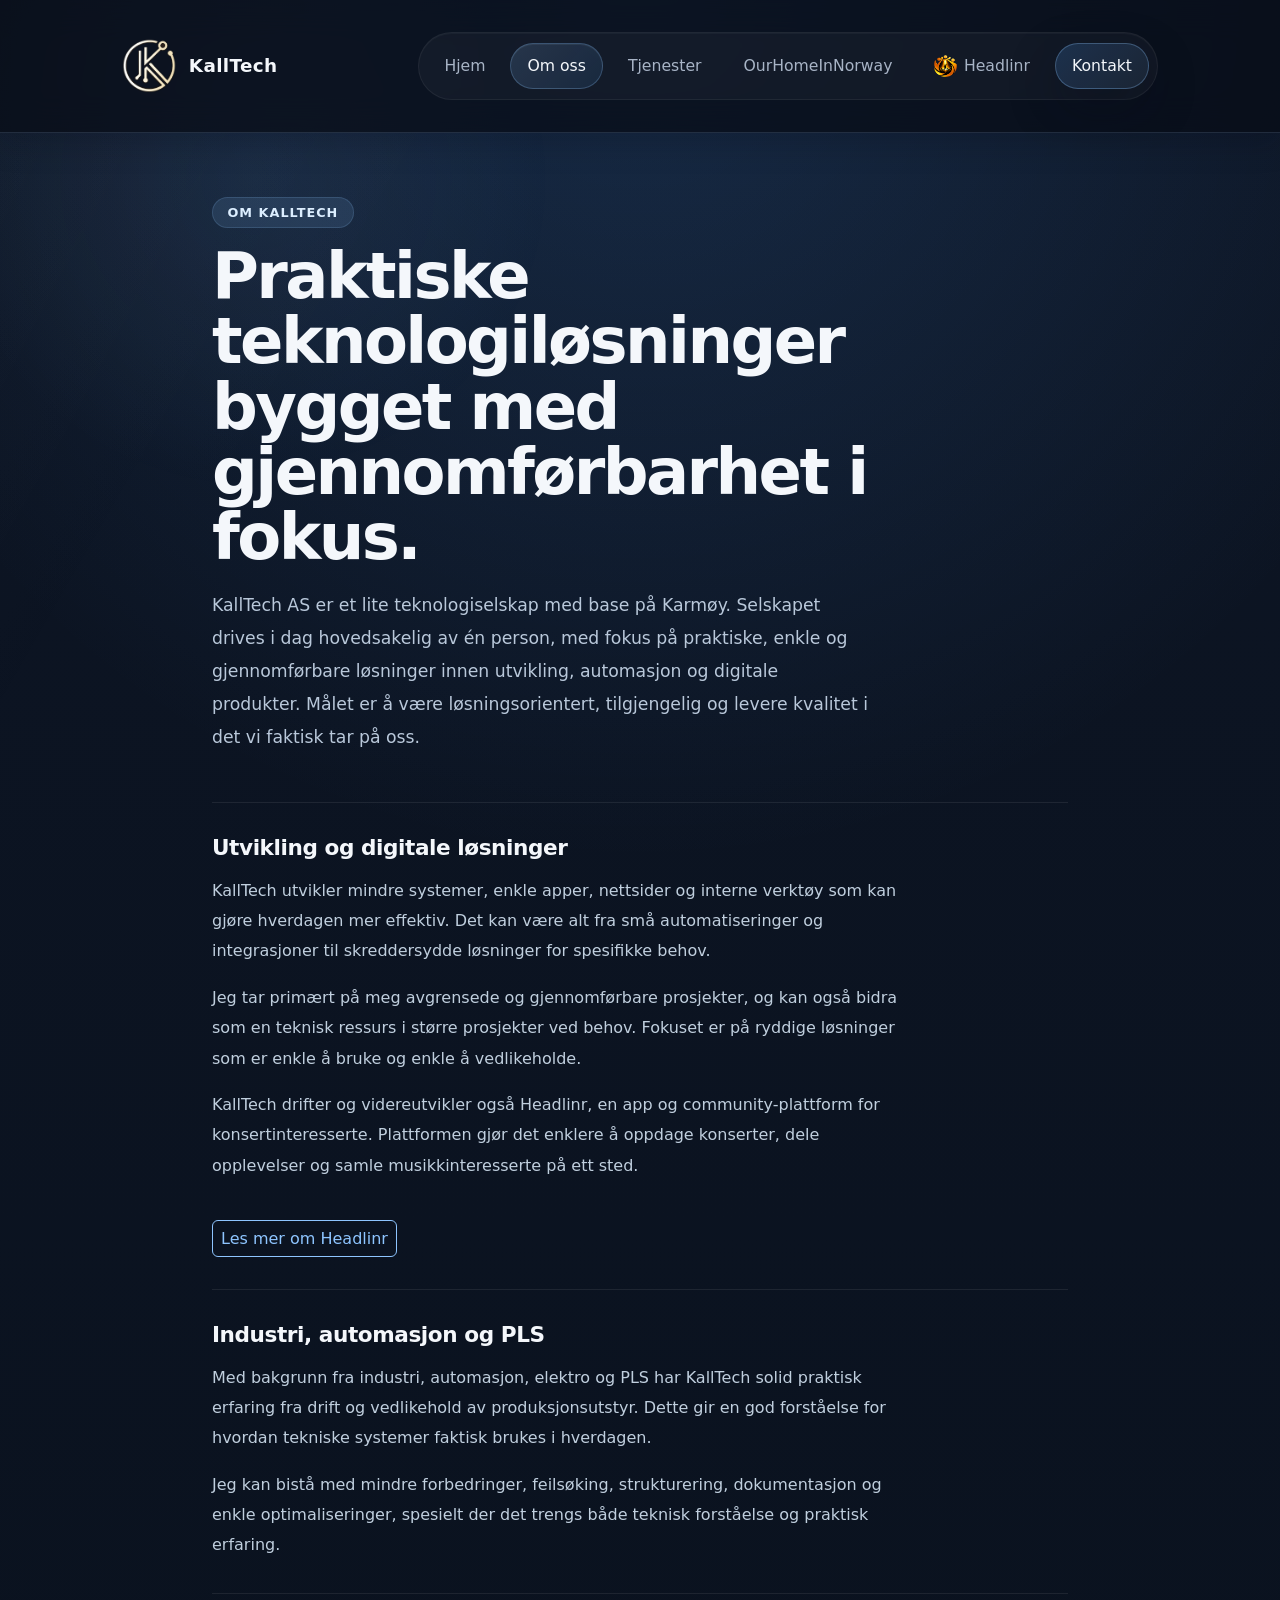
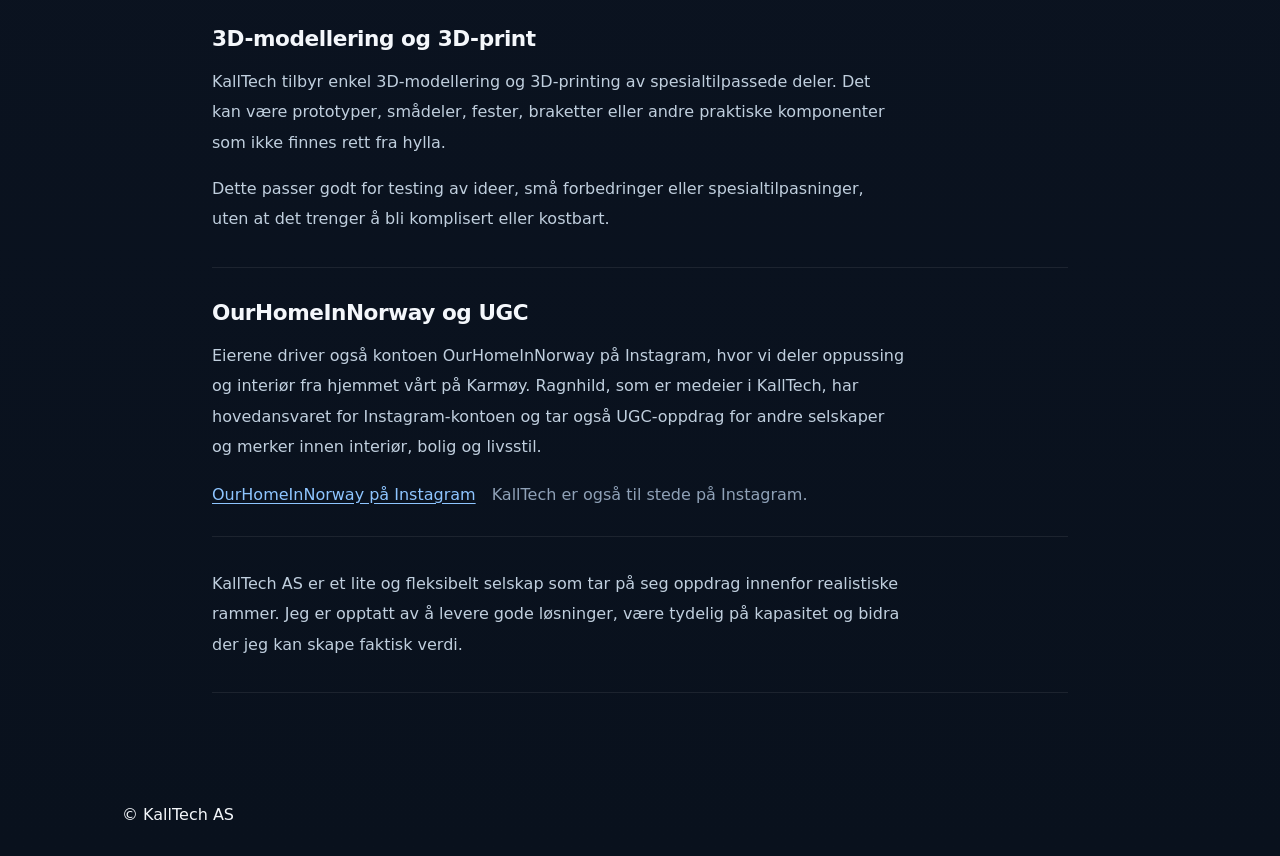
<file: about.html>
<!DOCTYPE html>
<html lang="no">
<head>
  <link rel="icon" href="/favicon.ico">
  <meta charset="UTF-8">
  <meta name="viewport" content="width=device-width, initial-scale=1.0"/>
  <title>Om KallTech</title>
  <link rel="stylesheet" href="css/style.css">
</head>
<body>

<header class="navbar">
  <div class="container nav-content">
    <a href="index.html" class="logo">
      <img src="assets/Logo-Kalltech.png" alt="KallTech logo">
      <span>KallTech</span>
    </a>

    <nav class="nav-links">
      <a href="index.html">Hjem</a>
      <a href="about.html" class="active">Om oss</a>
      <a href="services.html">Tjenester</a>
      <a href="ourhomeinnorway.html">OurHomeInNorway</a>
      <a href="headlinr.html" class="headlinr-link">
        <img src="assets/Headlinr-logo.png" class="headlinr-icon" alt="Headlinr logo">
        Headlinr
      </a>
      <a href="contact.html" class="btn">Kontakt</a>
    </nav>

    <div class="menu-button" onclick="toggleMenu()">
      <span></span>
      <span></span>
      <span></span>
    </div>
  </div>
</header>

<div class="mobile-menu" id="mobileMenu">
  <a href="index.html">Hjem</a>
  <a href="about.html" class="active">Om oss</a>
  <a href="services.html">Tjenester</a>
  <a href="ourhomeinnorway.html">OurHomeInNorway</a>
  <a href="headlinr.html" class="mobile-headlinr">
    <img src="assets/Headlinr-logo.png" alt="Headlinr logo">
    Headlinr
  </a>
  <a href="contact.html" class="mobile-contact">Kontakt</a>
</div>

<main class="container about-page">
  <section class="about-hero">
    <span class="about-kicker">Om KallTech</span>
    <h1>Praktiske teknologiløsninger bygget med gjennomførbarhet i fokus.</h1>
    <p class="about-lead">
      KallTech AS er et lite teknologiselskap med base på Karmøy. Selskapet drives i dag hovedsakelig av én person,
      med fokus på praktiske, enkle og gjennomførbare løsninger innen utvikling, automasjon og digitale produkter.
      Målet er å være løsningsorientert, tilgjengelig og levere kvalitet i det vi faktisk tar på oss.
    </p>
  </section>

  <section class="about-section">
    <h2>Utvikling og digitale løsninger</h2>
    <p>
      KallTech utvikler mindre systemer, enkle apper, nettsider og interne verktøy som kan gjøre hverdagen mer effektiv.
      Det kan være alt fra små automatiseringer og integrasjoner til skreddersydde løsninger for spesifikke behov.
    </p>
    <p>
      Jeg tar primært på meg avgrensede og gjennomførbare prosjekter, og kan også bidra som en teknisk ressurs i større prosjekter ved behov.
      Fokuset er på ryddige løsninger som er enkle å bruke og enkle å vedlikeholde.
    </p>
    <p>
      KallTech drifter og videreutvikler også Headlinr, en app og community-plattform for konsertinteresserte.
      Plattformen gjør det enklere å oppdage konserter, dele opplevelser og samle musikkinteresserte på ett sted.
    </p>
    <div class="about-inline-links">
      <a href="headlinr.html" class="btnincontainer secondary">Les mer om Headlinr</a>
    </div>
  </section>

  <section class="about-section">
    <h2>Industri, automasjon og PLS</h2>
    <p>
      Med bakgrunn fra industri, automasjon, elektro og PLS har KallTech solid praktisk erfaring fra drift og vedlikehold av produksjonsutstyr.
      Dette gir en god forståelse for hvordan tekniske systemer faktisk brukes i hverdagen.
    </p>
    <p>
      Jeg kan bistå med mindre forbedringer, feilsøking, strukturering, dokumentasjon og enkle optimaliseringer,
      spesielt der det trengs både teknisk forståelse og praktisk erfaring.
    </p>
  </section>

  <section class="about-section">
    <h2>3D-modellering og 3D-print</h2>
    <p>
      KallTech tilbyr enkel 3D-modellering og 3D-printing av spesialtilpassede deler.
      Det kan være prototyper, smådeler, fester, braketter eller andre praktiske komponenter som ikke finnes rett fra hylla.
    </p>
    <p>
      Dette passer godt for testing av ideer, små forbedringer eller spesialtilpasninger, uten at det trenger å bli komplisert eller kostbart.
    </p>
  </section>

  <section class="about-section">
    <h2>OurHomeInNorway og UGC</h2>
    <p>
      Eierene driver også kontoen OurHomeInNorway på Instagram, hvor vi deler oppussing og interiør fra hjemmet vårt på Karmøy.
      Ragnhild, som er medeier i KallTech, har hovedansvaret for Instagram-kontoen og tar også UGC-oppdrag for andre selskaper og merker innen interiør, bolig og livsstil.
    </p>
    <div class="about-inline-links">
      <a href="https://www.instagram.com/ourhomeinnorway/" target="_blank" rel="noopener noreferrer" class="about-text-link">OurHomeInNorway på Instagram</a>
      <span class="about-muted">KallTech er også til stede på Instagram.</span>
    </div>
  </section>

  <section class="about-section about-closing">
    <p>
      KallTech AS er et lite og fleksibelt selskap som tar på seg oppdrag innenfor realistiske rammer.
      Jeg er opptatt av å levere gode løsninger, være tydelig på kapasitet og bidra der jeg kan skape faktisk verdi.
    </p>
  </section>
</main>

<footer>
  <div class="container">
    <p>&copy; KallTech AS</p>
  </div>
</footer>

<script src="assets/site.js"></script>

</body>
</html>
</file>
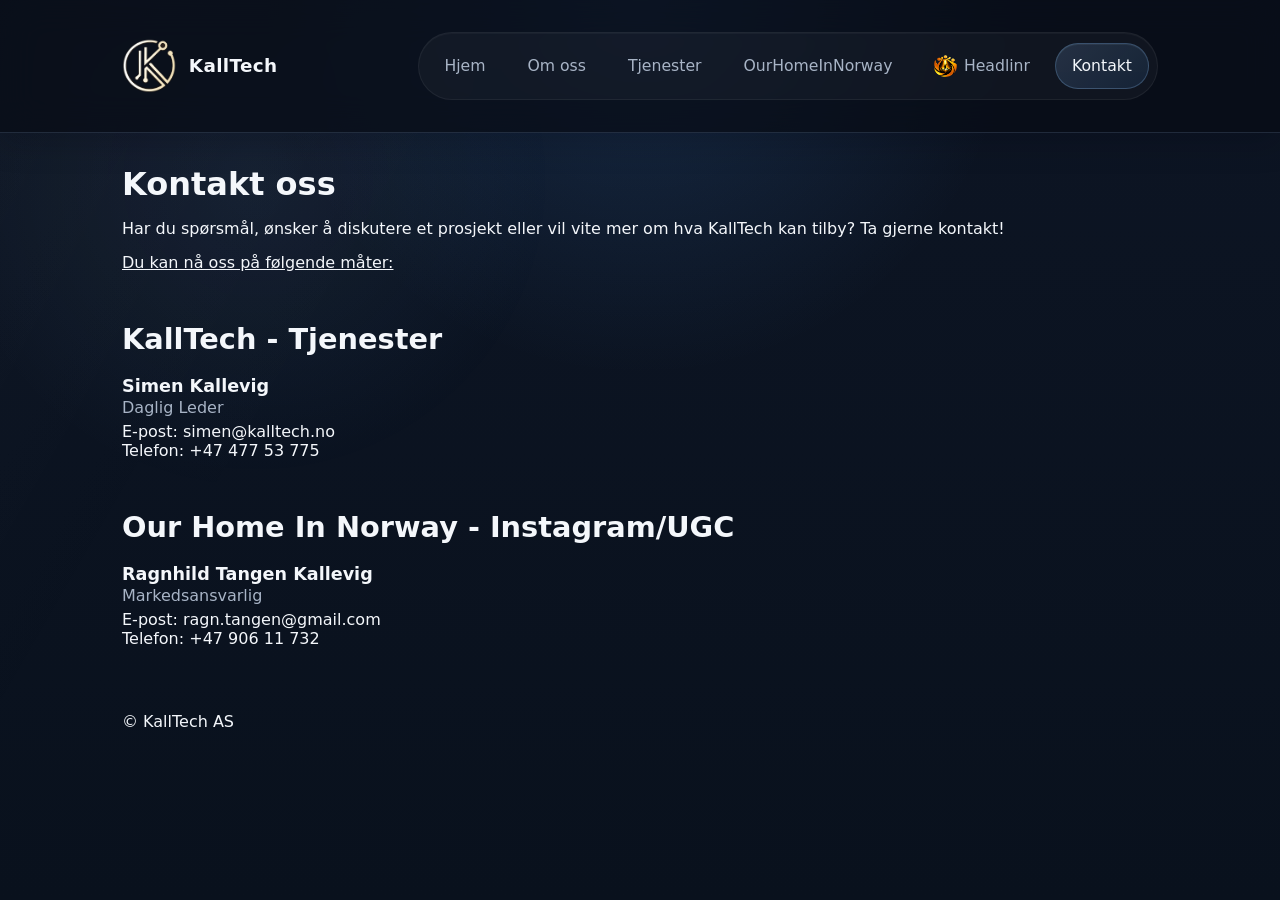
<file: contact.html>
<!DOCTYPE html>
<html lang="no">
<head>
  <link rel="icon" href="/favicon.ico">
  <meta charset="UTF-8">
  <meta name="viewport" content="width=device-width, initial-scale=1.0"/>
  <title>Kontakt</title>
  <link rel="stylesheet" href="css/style.css">
</head>
<body>

<header class="navbar">
  <div class="container nav-content">
    <a href="index.html" class="logo">
      <img src="assets/Logo-Kalltech.png" alt="KallTech logo">
      <span>KallTech</span>
    </a>
    <nav class="nav-links">
      <a href="index.html">Hjem</a>
      <a href="about.html">Om oss</a>
      <a href="services.html">Tjenester</a>
      <a href="ourhomeinnorway.html">OurHomeInNorway</a>
      <a href="headlinr.html" class="headlinr-link">
        <img src="assets/Headlinr-logo.png" class="headlinr-icon" alt="Headlinr logo">
        Headlinr
      </a>
      <a href="contact.html" class="active btn">Kontakt</a>
    </nav>
    <div class="menu-button" onclick="toggleMenu()">
      <span></span>
      <span></span>
      <span></span>
    </div>
  </div>
</header>

<div class="mobile-menu" id="mobileMenu">
  <a href="index.html">Hjem</a>
  <a href="about.html">Om oss</a>
  <a href="services.html">Tjenester</a>
  <a href="ourhomeinnorway.html">OurHomeInNorway</a>
  <a href="headlinr.html" class="mobile-headlinr">
    Headlinr<img src="assets/Headlinr-logo.png" alt="Headlinr logo">
  </a>
  <a href="contact.html" class="active mobile-contact">Kontakt</a>
</div>

<main class="container page">
  <h1>Kontakt oss</h1>
  <p>Har du spørsmål, ønsker å diskutere et prosjekt eller vil vite mer om hva KallTech kan tilby? Ta gjerne kontakt!</p>
  <p style="margin-top: 15px; text-decoration: underline;">Du kan nå oss på følgende måter:</p>
  
  <p style="margin-top: 50px; font-size: 1.8em; font-weight: bold;">KallTech - Tjenester</p>
  
  <p style="margin-top: 20px; font-size: 1.1em; font-weight: bold;">Simen Kallevig</p>
  <p style="margin-top: 2px; font-size: 1em; color: #a8b4c6;">Daglig Leder</p>
  <p style="margin-top: 5px">E-post: simen@kalltech.no</p>
  <p>Telefon: +47 477 53 775</p>

  <p style="margin-top: 50px; font-size: 1.8em; font-weight: bold;">Our Home In Norway - Instagram/UGC</p>
  
  <p style="margin-top: 20px; font-size: 1.1em; font-weight: bold;">Ragnhild Tangen Kallevig</p>
  <p style="margin-top: 2px; font-size: 1em; color: #a8b4c6;">Markedsansvarlig</p>
  <p style="margin-top: 5px">E-post: ragn.tangen@gmail.com</p>
  <p>Telefon: +47 906 11 732</p>
</main>

<footer>
  <div class="container">
    <p>&copy; KallTech AS</p>
  </div>
</footer>

<script src="assets/site.js"></script>

</body>
</html>
</file>
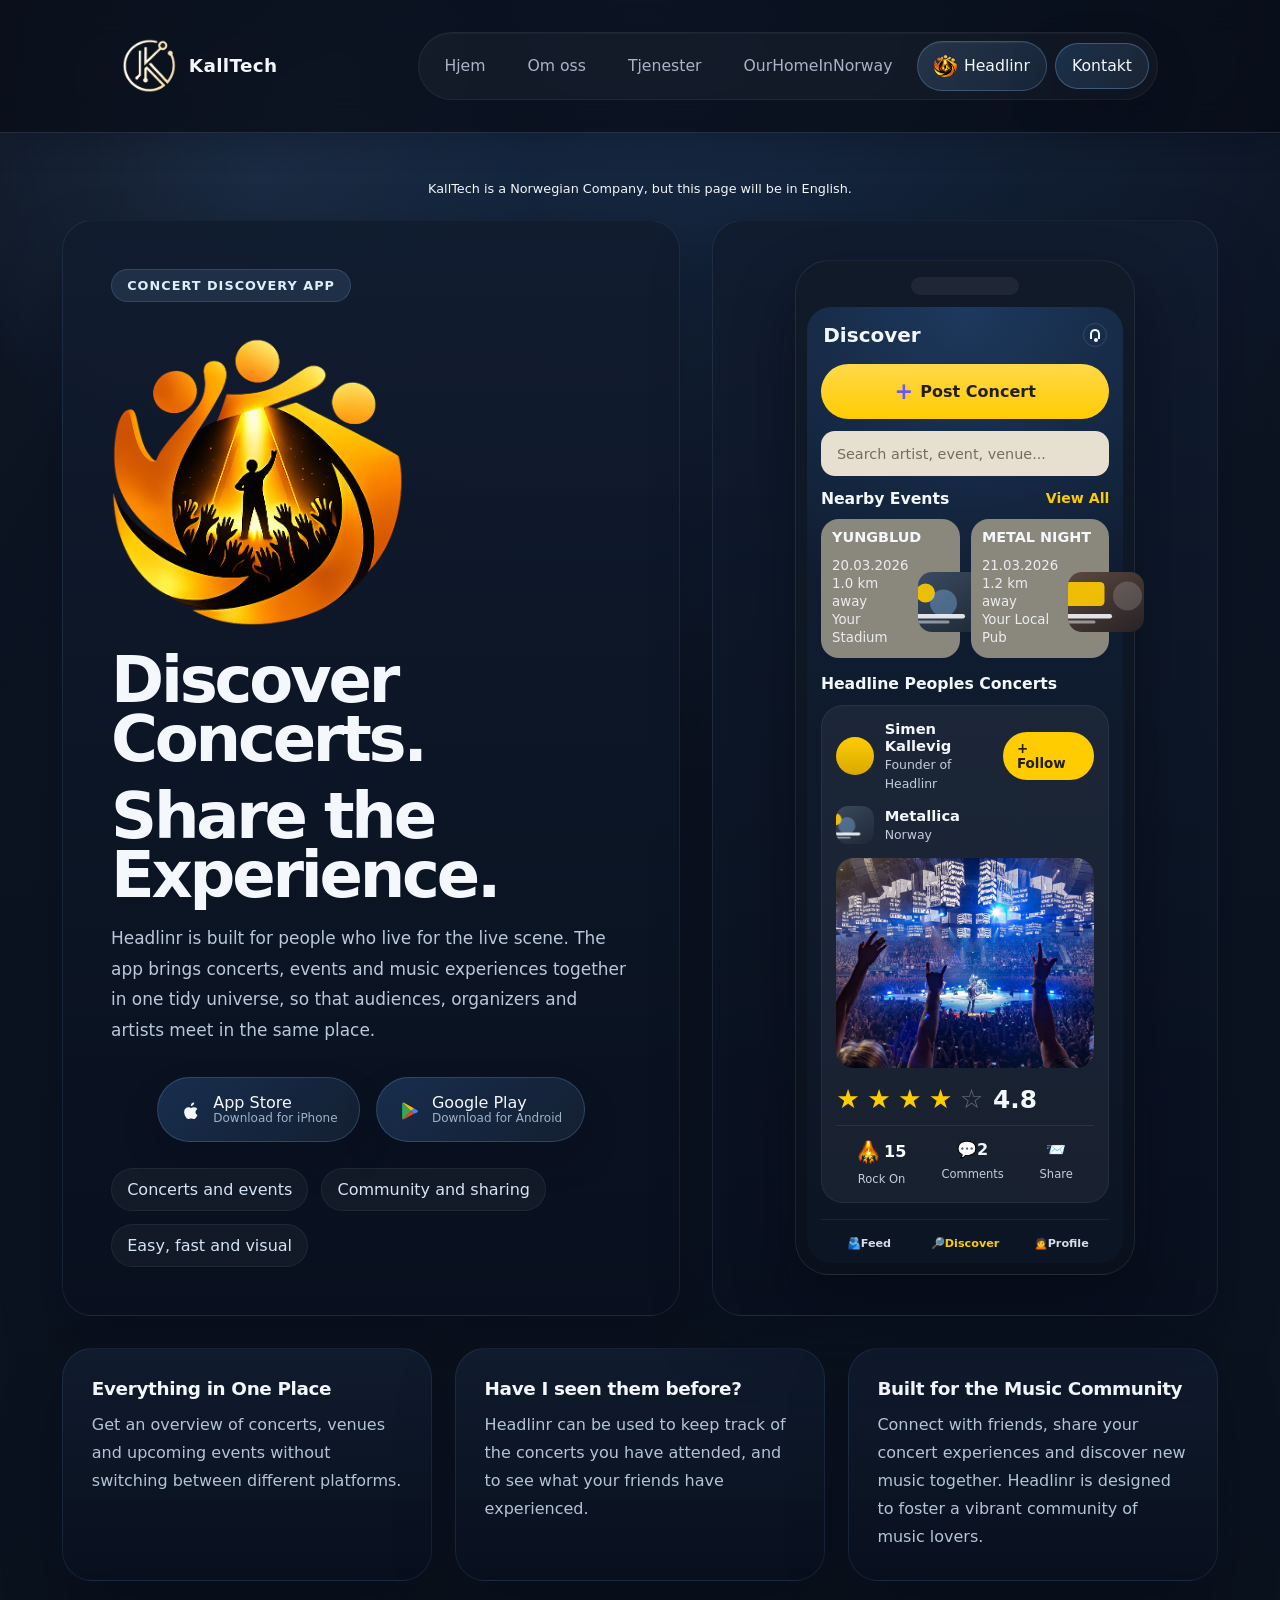
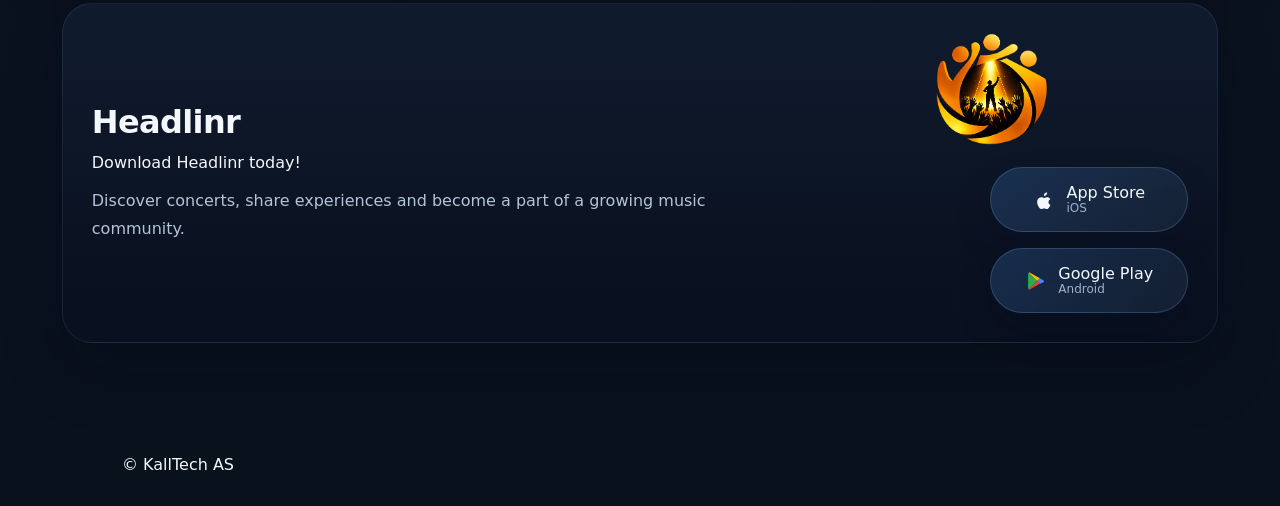
<file: headlinr.html>
<!DOCTYPE html>
<html lang="no">
<head>
  <link rel="icon" href="/favicon.ico">
  <meta charset="UTF-8">
  <meta name="viewport" content="width=device-width, initial-scale=1.0"/>
  <title>Headlinr</title>
  <link rel="stylesheet" href="css/style.css">
</head>
<body>

<header class="navbar">
  <div class="container nav-content">
    <a href="index.html" class="logo">
      <img src="assets/Logo-Kalltech.png" alt="KallTech logo">
      <span>KallTech</span>
    </a>
    <nav class="nav-links">
      <a href="index.html">Hjem</a>
      <a href="about.html">Om oss</a>
      <a href="services.html">Tjenester</a>
      <a href="ourhomeinnorway.html">OurHomeInNorway</a>
      <a href="headlinr.html" class="active headlinr-link">
        <img src="assets/Headlinr-logo.png" class="headlinr-icon" alt="Headlinr logo">
        Headlinr
      </a>
      <a href="contact.html" class="btn">Kontakt</a>
    </nav>
    <div class="menu-button" onclick="toggleMenu()">
      <span></span>
      <span></span>
      <span></span>
    </div>
  </div>
</header>

<div class="mobile-menu" id="mobileMenu">
  <a href="index.html">Hjem</a>
  <a href="about.html">Om oss</a>
  <a href="services.html">Tjenester</a>
  <a href="ourhomeinnorway.html">OurHomeInNorway</a>
  <a href="headlinr.html" class="active mobile-headlinr">
    <img src="assets/Headlinr-logo.png" alt="Headlinr logo">
    Headlinr
  </a>
  <a href="contact.html" class="mobile-contact">Kontakt</a>
</div>

<main class="headlinr-page">
  <p style="text-align: center; margin-bottom: 1.5rem; font-size: 0.8rem;"> KallTech is a Norwegian Company, but this page will be in English.</p>
  <section class="headlinr-hero">
    <div class="headlinr-intro">
      <span class="headlinr-kicker">Concert discovery app</span>
      <img src="assets/Headlinr-logo.png" alt="headlinrlogo2" class="headlinrlogo2">
      <h1>Discover Concerts.</h1><h1 style="margin-top: 1rem;">Share the Experience.</h1>
      <p>
        Headlinr is built for people who live for the live scene. The app brings concerts, events and music experiences together in one tidy universe, so that audiences, organizers and artists meet in the same place.
        
      </p>
      <div class="headlinr-actions headlinr-store-links">
        <a href="https://www.apple.com/app-store/" target="_blank" rel="noopener noreferrer" class="store-button">
          <img src="assets/apple-logo.svg" alt="Apple logo">
          <span class="store-button-stack">
            App Store
            <span class="store-button-subtitle">Download for iPhone</span>
          </span>
        </a>
        <a href="https://play.google.com/store" target="_blank" rel="noopener noreferrer" class="store-button">
          <img src="assets/google-play-logo.svg" alt="Google Play logo">
          <span class="store-button-stack">
            Google Play
            <span class="store-button-subtitle">Download for Android</span>
          </span>
        </a>
      </div>
      <div class="headlinr-meta">
        <span>Concerts and events</span>
        <span>Community and sharing</span>
        <span>Easy, fast and visual</span>
      </div>
    </div>

    <aside class="headlinr-showcase">
      <div class="headlinr-device">
        <div class="headlinr-device-notch"></div>
        <div class="headlinr-screen">
          <div class="headlinr-app-top">
            <span class="headlinr-app-title">Discover</span>
            <span class="headlinr-app-bell" aria-hidden="true"></span>
          </div>

          <div class="headlinr-post-button">Post Concert</div>
          <div class="headlinr-search">Search artist, event, venue...</div>

          <div class="headlinr-section-bar">
            <strong>Nearby Events</strong>
            <a href="#">View All</a>
          </div>

          <div class="headlinr-nearby">
            <article class="headlinr-nearby-card">
              <h3>YUNGBLUD</h3>
              <div class="headlinr-nearby-card-content">
                <div>
                  <small>20.03.2026</small>
                  <small>1.0 km away</small>
                  <small>Your Stadium</small>
                </div>
                <img src="assets/headlinr-event-1.svg" alt="Bytt eventbilde 1 her">
              </div>
            </article>
            <article class="headlinr-nearby-card">
              <h3>METAL NIGHT</h3>
              <div class="headlinr-nearby-card-content">
                <div>
                  <small>21.03.2026</small>
                  <small>1.2 km away</small>
                  <small>Your Local Pub</small>
                </div>
                <img src="assets/headlinr-event-2.svg" alt="Bytt eventbilde 2 her">
              </div>
            </article>
          </div>

          <div class="headlinr-section-bar">
            <strong>Headline Peoples Concerts</strong>
          </div>

          <div class="headlinr-people-card">
            <div class="headlinr-people-head">
              <div class="headlinr-profile">
                <div class="headlinr-avatar"></div>
                <div>
                  <strong>Simen Kallevig</strong>
                  <span>Founder of Headlinr</span>
                </div>
              </div>
              <div class="headlinr-follow">+ Follow</div>
            </div>

            <div class="headlinr-band-line">
              <div class="headlinr-avatar band"></div>
              <div>
                <strong>Metallica</strong>
                <span>Norway</span>
              </div>
            </div>

            <img class="headlinr-concert-image" src="assets/headlinr-concert-img.jpg" alt="Bytt concert card-bildet her">

            <div class="headlinr-rating">
              <span class="headlinr-star">★</span>
              <span class="headlinr-star">★</span>
              <span class="headlinr-star">★</span>
              <span class="headlinr-star">★</span>
              <span class="headlinr-star muted">☆</span>
              <span class="headlinr-rating-value">4.8</span>
            </div>

            <div class="headlinr-stats">
              <div>
                <strong>🤘15</strong>
                <span>Rock On</span>
              </div>
              <div>
                <strong>💬2</strong>
                <span>Comments</span>
              </div>
              <div>
                <strong>📨</strong>
                <span>Share</span>
              </div>
            </div>
          </div>

          <div class="headlinr-bottom-nav">
            <div><strong>🫂Feed</strong></div>
            <div class="active"><strong>🔎Discover</strong></div>
            <div><strong>🙍Profile</strong></div>
          </div>
        </div>
      </div>
    </aside>
  </section>

  <section class="headlinr-grid">
    <article class="headlinr-feature">
      <h2>Everything in One Place</h2>
      <p>
        Get an overview of concerts, venues and upcoming events without switching between different platforms.
      </p>
    </article>
    <article class="headlinr-feature">
      <h2>Have I seen them before?</h2>
      <p>
        Headlinr can be used to keep track of the concerts you have attended, and to see what your friends have experienced.
      </p>
    </article>
    <article class="headlinr-feature">
      <h2>Built for the Music Community</h2>
      <p>
        Connect with friends, share your concert experiences and discover new music together. Headlinr is designed to foster a vibrant community of music lovers.
      </p>
    </article>

    <div class="headlinr-stores">
      <div>
        <h2 style="font-size: 2em;">Headlinr </h2>
          Download Headlinr today! </p>
          <p style="margin-top: 15px;">Discover concerts, share experiences and become a part of a growing music community.
        </p>
      </div>
      
      <div class="headlinr-store-cta">
        <img src="assets/Headlinr-logo.png" alt="headlinrlogo3" class="headlinrlogo3">
        <div class="headlinr-actions headlinr-store-links">
          <a href="https://www.apple.com/app-store/" target="_blank" rel="noopener noreferrer" class="store-button">
            <img src="assets/apple-logo.svg" alt="Apple logo">
            <span class="store-button-stack">
              App Store
              <span class="store-button-subtitle">iOS</span>
            </span>
          </a>
          
          <a href="https://play.google.com/store" target="_blank" rel="noopener noreferrer" class="store-button">
            <img src="assets/google-play-logo.svg" alt="Google Play logo">
            <span class="store-button-stack">
              Google Play
              <span class="store-button-subtitle">Android</span>
            </span>
          </a>
        </div>
      </div>
    </div>
  </section>
</main>

<footer>
  <div class="container">
    <p>&copy; KallTech AS</p>
  </div>
</footer>

<script src="assets/site.js"></script>

</body>
</html>
</file>
<file: css/style.css>
:root {
  --bg: #0a1220;
  --bg-elevated: rgba(10, 18, 32, 0.82);
  --surface: rgba(17, 28, 47, 0.78);
  --surface-strong: #15243c;
  --text: #f4f7fb;
  --muted: #a8b4c6;
  --accent: #8ec5ff;
  --accent-strong: #4ea1ff;
  --border: rgba(160, 193, 232, 0.16);
  --shadow: 0 18px 50px rgba(3, 10, 24, 0.28);
  --theme-transition-duration: 1500ms;
  --page-fade-duration: 800ms;
  --theme-transition-ease: cubic-bezier(0.22, 1, 0.36, 1);
}

/* Headlinr long-form landing page */
.skip-link{position:fixed;left:1rem;top:-5rem;z-index:1100;padding:.8rem 1rem;background:#ffcc00;color:#17130a;border-radius:8px}.skip-link:focus{top:1rem}
.headlinr-landing{--hl-yellow:#ffcc00;--hl-ink:#080c14;max-width:1240px;margin:auto;padding:3rem 2rem 7rem}.hl-hero{min-height:720px;display:grid;grid-template-columns:1.05fr .95fr;align-items:center;gap:4rem;padding:4rem 0 7rem}.hl-eyebrow{color:var(--hl-yellow)!important;font-size:.76rem!important;font-weight:800;letter-spacing:.16em;text-transform:uppercase}.hl-wordmark{width:110px;height:110px;object-fit:contain;margin:1rem 0}.hl-hero h1,.hl-section h2,.hl-cta h2{letter-spacing:-.045em;line-height:1.02}.hl-hero h1{font-size:clamp(3.4rem,6.6vw,6.5rem);max-width:850px}.hl-hero h1 em{color:var(--hl-yellow);font-style:normal}.hl-lead{max-width:620px;margin:1.6rem 0;color:#c2cedc;font-size:1.2rem;line-height:1.75}.hl-stores{display:flex;flex-wrap:wrap;gap:.8rem;margin:1.5rem 0}.hl-stores .store-button span{display:flex;flex-direction:column}.hl-stores small{color:#9baabd}.hl-down{display:inline-block;color:#fff;border-bottom:1px solid var(--hl-yellow);padding:.3rem 0;margin-top:.6rem}.hl-note{color:#8999ad!important;font-size:.88rem!important;margin-top:1.1rem!important}.hl-visual{position:relative;max-width:480px;justify-self:center;padding:1.4rem;background:radial-gradient(circle at 50% 30%,rgba(255,204,0,.18),transparent 45%);transform:rotate(1deg)}.hl-visual img{display:block;width:100%;max-height:690px;object-fit:contain;border-radius:26px;filter:drop-shadow(0 30px 35px #0008)}.hl-visual span{display:block;width:max-content;max-width:100%;margin:-.5rem auto 0;padding:.65rem 1.2rem;border:1px dashed #ffcc0066;background:#151b27;color:#ffdf63;font-size:.7rem;letter-spacing:.14em;transform:rotate(-3deg)}
.hl-section{padding:6rem 0;border-top:1px solid rgba(255,255,255,.08)}.hl-section>header{max-width:820px;margin-bottom:2.6rem}.hl-section h2,.hl-cta h2{font-size:clamp(2.4rem,4.5vw,4.4rem);margin:.7rem 0 1.3rem}.hl-section p{color:#b4c1d2;font-size:1.04rem;line-height:1.75}.hl-problem{text-align:center}.hl-problem header{margin:0 auto 2rem}.hl-problem>strong{display:block;margin-top:2rem;font-size:clamp(1.3rem,2vw,2rem)}.hl-tags{display:flex;justify-content:center;flex-wrap:wrap;gap:.7rem}.hl-tags span{padding:.75rem 1rem;border:1px solid #ffffff16;background:#ffffff08;border-radius:999px;color:#cbd6e3}.hl-steps{display:grid;grid-template-columns:repeat(4,1fr);gap:1px;list-style:none;background:#ffffff12;border:1px solid #ffffff12}.hl-steps li,.hl-cards article{padding:2rem;background:#101927}.hl-steps b,.hl-cards b,.hl-timeline b{color:var(--hl-yellow);font-size:.78rem;letter-spacing:.14em}.hl-steps h3,.hl-cards h3,.hl-audiences h3,.hl-timeline h3{margin:1rem 0 .7rem;font-size:1.35rem}.hl-cards{display:grid;grid-template-columns:repeat(3,1fr);gap:1rem}.hl-cards article:nth-child(2){border-color:#ffcc0066;background:linear-gradient(145deg,#192235,#131b29);transform:translateY(-.7rem)}.hl-cards article{border:1px solid #ffffff13;border-radius:20px}.hl-screen-cards article{padding:0;overflow:hidden}.hl-screen-cards article>img{display:block;width:100%;aspect-ratio:9/13;object-fit:cover;object-position:top}.hl-screen-cards article>div{padding:1.6rem}.hl-split,.hl-global,.hl-founder{display:grid;grid-template-columns:1fr 1fr;gap:5rem;align-items:center}.hl-split>img{display:block;width:min(100%,430px);max-height:760px;justify-self:center;object-fit:contain;padding:1rem;background:#101927;border:1px solid #ffffff12;border-radius:24px}.hl-split ul{margin:1.5rem 0 0;list-style:none}.hl-split li{padding:.55rem 0;color:#dce4ee}.hl-split li:before{content:'✓';color:var(--hl-yellow);margin-right:.8rem}.hl-flow{display:grid;grid-template-columns:1fr auto 1fr auto 1fr;align-items:center;gap:1rem}.hl-flow div{padding:1.4rem;border:1px solid #ffffff12;background:#101927;border-radius:15px}.hl-flow b,.hl-flow span{display:block}.hl-flow span{color:#8999ad;margin-top:.4rem}.hl-flow i{color:var(--hl-yellow);font-size:1.5rem}.hl-quote{max-width:1100px;margin:3rem auto;padding:5rem;border-left:5px solid var(--hl-yellow);background:linear-gradient(120deg,#182236,#0e1522);font-size:clamp(1.8rem,3.5vw,3.4rem);line-height:1.25}.hl-quote strong{color:var(--hl-yellow)}.hl-quote small{display:block;margin-top:1.5rem;color:#aab7c8;font-size:1rem;line-height:1.7}.hl-metrics{display:grid;grid-template-columns:repeat(3,1fr);gap:1rem}.hl-metrics div{padding:2rem;border-top:2px solid var(--hl-yellow);background:#ffffff06}.hl-metrics b,.hl-metrics span{display:block}.hl-metrics b{font-size:1.5rem}.hl-metrics span{color:#93a3b7;margin-top:.4rem}.hl-audiences{display:grid;grid-template-columns:1fr 1fr;gap:1.5rem}.hl-audiences article{padding:2.5rem;background:#101927;border:1px solid #ffffff12;border-radius:24px}.hl-audiences>article>span{color:var(--hl-yellow);font-size:.75rem;font-weight:800;letter-spacing:.13em}.hl-audiences p+p{margin-top:1rem}.hl-button{display:inline-block;margin-top:1.5rem;padding:.9rem 1.25rem;border-radius:999px;background:var(--hl-yellow);color:#17130a;font-weight:800}.hl-timeline{display:grid;grid-template-columns:repeat(3,1fr);gap:1rem}.hl-timeline article{position:relative;padding:2rem 2rem 2rem 2.3rem;border-left:2px solid var(--hl-yellow);background:#ffffff05}.hl-global{padding:6rem 4rem;background:radial-gradient(circle at 15% 20%,rgba(255,204,0,.12),transparent 35%),#101827}.hl-photo{height:520px;margin:0;overflow:hidden;border:1px solid #ffcc0040;border-radius:24px;background:#101827}.hl-photo img{display:block;width:100%;height:100%;object-fit:cover;object-position:48% 35%}.hl-founder>div:last-child p+p{margin-top:1rem}.hl-founder>div:last-child strong{display:block;margin-top:1.5rem;color:#ffdc60}.hl-faq{display:grid;grid-template-columns:1fr 1fr;gap:.8rem}.hl-faq details{padding:1.2rem 1.4rem;background:#101927;border:1px solid #ffffff12;border-radius:14px}.hl-faq summary{cursor:pointer;font-weight:700}.hl-faq details p{padding-top:1rem;font-size:.94rem}.hl-faq a{color:var(--hl-yellow);text-decoration:underline}.hl-cta{text-align:center;padding:7rem 2rem;border:1px solid #ffcc0038;border-radius:32px;background:radial-gradient(circle at 50% 0,rgba(255,204,0,.16),transparent 42%),#101725}.hl-cta>img{width:100px}.hl-cta .hl-stores{justify-content:center}.hl-qr{display:block;width:150px;height:150px;margin:2rem auto .7rem;padding:8px;border-radius:12px;background:#fff;box-shadow:0 15px 35px #0005}.hl-qr img{display:block;width:100%;height:100%;object-fit:contain}.hl-qr-label{color:#aab7c8}.hl-footer{padding:4rem 0 2rem;background:#070b12;border-top:1px solid #ffffff10}.hl-footer>.container{display:grid;grid-template-columns:2fr 1fr 1fr;gap:3rem}.hl-footer img{width:75px}.hl-footer nav{display:flex;flex-direction:column;gap:.8rem;color:#aab7c8}.hl-footer>p{text-align:center;margin-top:3rem;color:#657489;font-size:.8rem}
@media(max-width:900px){.hl-hero,.hl-split,.hl-global,.hl-founder{grid-template-columns:1fr}.hl-hero{padding-top:2rem;gap:2rem}.hl-steps{grid-template-columns:1fr 1fr}.hl-audiences{grid-template-columns:1fr}.hl-global{padding:4rem 2rem}.hl-footer>.container{grid-template-columns:1fr 1fr}.hl-footer>.container>div{grid-column:1/-1}}
@media(max-width:600px){.headlinr-landing{padding:1.5rem 1rem 4rem}.hl-hero{min-height:0;padding-bottom:4rem}.hl-hero h1{font-size:3.05rem}.hl-wordmark{width:78px;height:78px}.hl-visual{padding:.4rem}.hl-section{padding:4rem 0}.hl-section h2,.hl-cta h2{font-size:2.35rem}.hl-steps,.hl-cards,.hl-metrics,.hl-timeline,.hl-faq{grid-template-columns:1fr}.hl-cards article:nth-child(2){transform:none}.hl-flow{grid-template-columns:1fr}.hl-flow i{transform:rotate(90deg);text-align:center}.hl-quote{padding:2.5rem 1.5rem;margin:2rem 0}.hl-audiences article{padding:1.5rem}.hl-stores{flex-direction:column}.hl-stores .store-button{width:100%}.hl-footer>.container{grid-template-columns:1fr}.hl-footer>.container>div{grid-column:auto}.hl-cta{padding:4rem 1.2rem}}
@media(prefers-reduced-motion:reduce){html{scroll-behavior:auto}.headlinr-device{animation:none}}

* {
  margin: 0;
  padding: 0;
  box-sizing: border-box;
  font-family: "Segoe UI", system-ui, sans-serif;
}

html {
  scroll-behavior: smooth;
}

body {
  position: relative;
  isolation: isolate;
  background: var(--bg);
  color: var(--text);
  background-image:
    radial-gradient(circle at top, rgba(78, 161, 255, 0.16), transparent 34%),
    linear-gradient(180deg, #0d1524 0%, #09111d 100%);
  min-height: 100vh;
  transition: color var(--theme-transition-duration) var(--theme-transition-ease);
}

body::before {
  content: "";
  position: fixed;
  inset: 0;
  z-index: -2;
  pointer-events: none;
  background:
    linear-gradient(120deg, rgba(255, 255, 255, 0.025), transparent 30%),
    radial-gradient(circle at 20% 20%, rgba(142, 197, 255, 0.08), transparent 25%);
  opacity: 0.9;
  transition:
    background var(--theme-transition-duration) var(--theme-transition-ease),
    opacity var(--theme-transition-duration) var(--theme-transition-ease);
}

body::after {
  content: "";
  position: fixed;
  inset: 0;
  z-index: -1;
  pointer-events: none;
  opacity: 0;
  background:
    radial-gradient(circle at top, rgba(78, 161, 255, 0.16), transparent 34%),
    linear-gradient(180deg, #0d1524 0%, #09111d 100%);
  transition:
    opacity var(--theme-transition-duration) var(--theme-transition-ease),
    background var(--theme-transition-duration) var(--theme-transition-ease);
}

body.page-is-leaving::after {
  opacity: 1;
}

.container {
  max-width: 1100px;
  margin: auto;
  padding: 2rem;
}

.navbar{
  position: sticky;
  top: 0;
  z-index: 900;
  background: rgba(7, 12, 22, 0.72);
  backdrop-filter: blur(18px);
  border-bottom: 1px solid var(--border);
  box-shadow: 0 10px 30px rgba(1, 6, 17, 0.18);
  transition:
    background var(--theme-transition-duration) var(--theme-transition-ease),
    border-color var(--theme-transition-duration) var(--theme-transition-ease),
    box-shadow var(--theme-transition-duration) var(--theme-transition-ease);
}

.nav-content {
  display: flex;
  justify-content: space-between;
  align-items: center;
  gap: 1.25rem;
  min-height: 88px;
}

.menu-button{
  display:none;
  flex-direction:column;
  gap:5px;
  cursor:pointer;
  padding: 0.85rem;
  border-radius: 16px;
  background: rgba(255, 255, 255, 0.04);
  border: 1px solid rgba(255, 255, 255, 0.08);
  transition: background 0.25s ease, border-color 0.25s ease, transform 0.25s ease;
}

.menu-button:hover {
  background: rgba(142, 197, 255, 0.1);
  border-color: rgba(142, 197, 255, 0.28);
  transform: translateY(-1px);
}

.menu-button span{
  width:24px;
  height:2px;
  background:#e6edf3;
  border-radius: 999px;
}

.logo{
  display:flex;
  align-items:center;
  gap:12px;
  text-decoration:none;
  color:var(--text);
  font-size: 1.15rem;
  font-weight: 600;
  letter-spacing: 0.02em;
  transition: color var(--theme-transition-duration) var(--theme-transition-ease);
}

.logo img{
  height:55px;
}

.nav-links {
  display: flex;
  align-items: center;
  gap: 0.5rem;
  padding: 0.5rem;
  border-radius: 999px;
  background: rgba(255, 255, 255, 0.035);
  border: 1px solid rgba(255, 255, 255, 0.06);
  box-shadow: inset 0 1px 0 rgba(255, 255, 255, 0.03);
  transition:
    background var(--theme-transition-duration) var(--theme-transition-ease),
    border-color var(--theme-transition-duration) var(--theme-transition-ease);
}

.mobile-menu {
  display: none;
}

.nav-links a,
.mobile-menu a {
  position: relative;
}

.headlinr-link,
.mobile-headlinr{
  display:flex;
  align-items:center;
  gap:6px;
}

.headlinr-icon{
  height:22px;
}

.headlinrlogo {
  display: flex;
  justify-content: center;
  align-items: center;
  margin: 2rem 0;            
}

.headlinrlogo img {
  height: 360px;
  width: auto;
}
.headlinrlogo2 {
  height: 290px;
  width: auto;
  max-width: 100%;
  object-fit: contain;
  display: block;
  margin: 1rem 0 1.5rem;
}
.headlinrlogo3 {
  height: 112px;
  width: 112px;
  display: block;
  margin: 0 auto 1rem;
}
.Kalltechlogo {
  display: flex;
  justify-content: center;
  align-items: center;
  margin-top: 2rem;            
}

.Kalltechlogo img {
  height: 300px;
  width: auto;
}

.nav-links a,
.mobile-menu a {
  display: inline-flex;
  align-items: center;
  justify-content: center;
  gap: 0.45rem;
  text-decoration: none;
  color: var(--muted);
  transition:
    color var(--theme-transition-duration) var(--theme-transition-ease),
    background var(--theme-transition-duration) var(--theme-transition-ease),
    border-color var(--theme-transition-duration) var(--theme-transition-ease),
    transform 0.25s ease;
}

.nav-links a {
  padding: 0.8rem 1rem;
  border-radius: 999px;
  border: 1px solid transparent;
  font-size: 0.98rem;
  font-weight: 500;
}

.nav-links a:hover {
  color: var(--text);
  background: rgba(255, 255, 255, 0.055);
  border-color: rgba(255, 255, 255, 0.08);
  transform: translateY(-1px);
}

.nav-links a.active {
  color: var(--text);
  background: linear-gradient(135deg, rgba(142, 197, 255, 0.16), rgba(78, 161, 255, 0.1));
  border-color: rgba(142, 197, 255, 0.25);
  box-shadow: inset 0 1px 0 rgba(255, 255, 255, 0.06);
}

.nav-links .btn,
.mobile-menu .mobile-contact {
  color: var(--text);
  background: linear-gradient(135deg, rgba(78, 161, 255, 0.18), rgba(142, 197, 255, 0.08));
  border-color: rgba(142, 197, 255, 0.3);
}

.nav-links .btn:hover,
.mobile-menu .mobile-contact:hover {
  color: var(--text);
  background: linear-gradient(135deg, rgba(78, 161, 255, 0.28), rgba(142, 197, 255, 0.16));
  border-color: rgba(142, 197, 255, 0.42);
}

a {
  text-decoration: none;
  color: inherit;
}

a:hover {
  color: inherit;
}

.btn {
  padding: 0.8rem 1.15rem;
  border: 1px solid var(--accent);
  border-radius: 999px;
  color: var(--accent);
  font-weight: 600;
  box-shadow: var(--shadow);
}

.btn.secondary {
  display: inline-block;
  margin-top: 1rem;
}

.btnincontainer {
  padding: 0.5rem 0.5rem;
  border: 1px solid var(--accent);
  border-radius: 6px;
  color: var(--accent);
}

.btnincontainer.secondary {
  display: inline-block;
  margin-top: 1rem;
}

.hero {
  padding: 6rem 2rem;
  text-align: center;
}

.mobile-headlinr-cta {
  display: none;
}

.hero h1 {
  font-size: 3rem;
  margin-bottom: 1rem;
  letter-spacing: -0.03em;
}

.features {
  display: grid;
  grid-template-columns: repeat(auto-fit, minmax(250px, 1fr));
  gap: 2rem;
  align-items: center;
}

.feature {
  background: linear-gradient(180deg, rgba(21, 36, 60, 0.95), rgba(15, 25, 41, 0.95));
  padding: 2rem;
  border-radius: 20px;
  border: 1px solid rgba(142, 197, 255, 0.08);
  box-shadow: var(--shadow);
}

.page h1 {
  margin-bottom: 1rem;
}

.page {
  position: relative;
  z-index: 1;
}

.about-page {
  max-width: 920px;
  padding-top: 4rem;
  padding-bottom: 5rem;
}

.about-hero {
  margin-bottom: 3rem;
}

.about-kicker {
  display: inline-flex;
  align-items: center;
  padding: 0.45rem 0.9rem;
  margin-bottom: 1rem;
  border-radius: 999px;
  color: #dceeff;
  background: rgba(142, 197, 255, 0.12);
  border: 1px solid rgba(142, 197, 255, 0.16);
  font-size: 0.8rem;
  font-weight: 700;
  letter-spacing: 0.08em;
  text-transform: uppercase;
}

.about-hero h1 {
  font-size: clamp(2.4rem, 5vw, 4.2rem);
  line-height: 1.02;
  letter-spacing: -0.04em;
  margin-bottom: 1.2rem;
}

.about-lead {
  max-width: 60ch;
  color: #b9c8da;
  font-size: 1.08rem;
  line-height: 1.9;
}

.about-section {
  padding: 2rem 0;
  border-top: 1px solid rgba(255, 255, 255, 0.08);
}

.about-section h2 {
  margin-bottom: 1rem;
  font-size: 1.35rem;
  letter-spacing: -0.02em;
}

.about-section p {
  max-width: 68ch;
  color: #c0cfde;
  line-height: 1.9;
}

.about-section p + p {
  margin-top: 1rem;
}

.about-inline-links {
  display: flex;
  flex-wrap: wrap;
  align-items: center;
  gap: 1rem;
  margin-top: 1.4rem;
}

.about-text-link {
  color: #8ec5ff;
  text-decoration: underline;
  text-underline-offset: 0.2rem;
}

.about-muted {
  color: #8fa1b7;
}

.about-closing {
  border-bottom: 1px solid rgba(255, 255, 255, 0.08);
}

.services li {
  margin: 0.8rem 0;
}

.warm-theme-page.warm-theme-active {
  color: #42352b;
  background:
    radial-gradient(circle at top, rgba(214, 189, 156, 0.38), transparent 32%),
    linear-gradient(180deg, #f8f3eb 0%, #efe4d6 100%);
}

.warm-theme-page.warm-theme-active::before {
  background:
    linear-gradient(135deg, rgba(255, 255, 255, 0.28), transparent 34%),
    radial-gradient(circle at 15% 15%, rgba(214, 189, 156, 0.22), transparent 24%);
}

.warm-theme-page.warm-theme-active .navbar {
  background: rgba(248, 242, 233, 0.84);
  border-bottom: 1px solid rgba(117, 91, 67, 0.12);
  box-shadow: 0 12px 30px rgba(110, 89, 67, 0.08);
}

.warm-theme-page.warm-theme-active .logo,
.warm-theme-page.warm-theme-active .nav-links .btn,
.warm-theme-page.warm-theme-active .mobile-menu .mobile-contact,
.warm-theme-page.warm-theme-active .nav-links a.active,
.warm-theme-page.warm-theme-active .mobile-menu a.active {
  color: #43362b;
}

.warm-theme-page.warm-theme-active .nav-links {
  background: rgba(255, 255, 255, 0.52);
  border-color: rgba(117, 91, 67, 0.1);
}

.warm-theme-page.warm-theme-active .nav-links a,
.warm-theme-page.warm-theme-active .mobile-menu a {
  color: #7c6959;
}

.warm-theme-page.warm-theme-active .nav-links a:hover {
  color: #43362b;
  background: rgba(117, 91, 67, 0.06);
  border-color: rgba(117, 91, 67, 0.08);
}

.warm-theme-page.warm-theme-active .nav-links a.active,
.warm-theme-page.warm-theme-active .mobile-menu a.active {
  background: linear-gradient(135deg, rgba(214, 189, 156, 0.36), rgba(255, 255, 255, 0.58));
  border-color: rgba(117, 91, 67, 0.16);
  box-shadow: inset 0 1px 0 rgba(255, 255, 255, 0.4);
}

.warm-theme-page.warm-theme-active .nav-links .btn,
.warm-theme-page.warm-theme-active .mobile-menu .mobile-contact {
  background: linear-gradient(135deg, rgba(214, 189, 156, 0.42), rgba(255, 255, 255, 0.62));
  border-color: rgba(117, 91, 67, 0.16);
}

.warm-theme-page.warm-theme-active .menu-button {
  background: rgba(255, 255, 255, 0.5);
  border-color: rgba(117, 91, 67, 0.1);
}

.warm-theme-page.warm-theme-active .menu-button span {
  background: #5e4c3d;
}

.warm-theme-page.warm-theme-active .mobile-menu {
  background: rgba(248, 242, 233, 0.97);
  border-left: 1px solid rgba(117, 91, 67, 0.12);
}

.warm-theme-page.warm-theme-active .mobile-menu a:hover {
  color: #43362b;
  background: rgba(117, 91, 67, 0.06);
  border-color: rgba(117, 91, 67, 0.08);
}

.warm-theme-page.warm-theme-active footer {
  color: #6f5c4c;
}

.warm-theme-page main,
.warm-theme-page footer,
.page-pre-enter main,
.page-pre-enter footer,
.page-transition-exit main,
.page-transition-exit footer,
.page-transition-enter main,
.page-transition-enter footer {
  transition:
    opacity var(--page-fade-duration) var(--theme-transition-ease),
    transform var(--page-fade-duration) var(--theme-transition-ease);
}

.page-pre-enter main,
.page-pre-enter footer {
  opacity: 0;
  transform: translateY(18px);
}

.warm-theme-page.warm-theme-exit main,
.warm-theme-page.warm-theme-exit footer,
.page-transition-exit main,
.page-transition-exit footer {
  opacity: 0;
  transform: translateY(20px);
}

.our-home-shell {
  max-width: 1180px;
  margin: 0 auto;
  padding: 3rem 2rem 5rem;
}

.warm-theme-page.warm-theme-active .our-home-shell {
  animation: warmThemeFade 1.35s var(--theme-transition-ease) both;
}

.our-home-hero {
  display: grid;
  grid-template-columns: minmax(0, 1.2fr) minmax(280px, 0.8fr);
  gap: 2rem;
  align-items: stretch;
}

.our-home-intro,
.our-home-card,
.our-home-gallery figure {
  background: rgba(255, 255, 255, 0.58);
  border: 1px solid rgba(117, 91, 67, 0.1);
  border-radius: 28px;
  box-shadow: 0 24px 50px rgba(120, 97, 71, 0.08);
}

.our-home-intro {
  padding: 3rem;
}

.our-home-kicker {
  display: inline-block;
  margin-bottom: 1rem;
  padding: 0.45rem 0.9rem;
  border-radius: 999px;
  background: rgba(214, 189, 156, 0.28);
  color: #7a604a;
  font-size: 0.8rem;
  font-weight: 700;
  letter-spacing: 0.08em;
  text-transform: uppercase;
}

.our-home-intro h1 {
  font-size: clamp(2.8rem, 5vw, 4.6rem);
  line-height: 0.95;
  letter-spacing: -0.04em;
  margin-bottom: 1.25rem;
}

.our-home-intro p {
  max-width: 55ch;
  font-size: 1.05rem;
  line-height: 1.75;
  color: #6f5c4c;
}

.our-home-actions {
  display: flex;
  flex-wrap: wrap;
  gap: 1rem;
  margin-top: 2rem;
}

.our-home-link {
  display: inline-flex;
  align-items: center;
  gap: 0.75rem;
  padding: 1rem 1.4rem;
  border-radius: 999px;
  background: #43362b;
  color: #f8f3eb;
  box-shadow: 0 20px 40px rgba(67, 54, 43, 0.18);
  transition: transform 0.25s ease, box-shadow 0.25s ease, background 0.25s ease;
}

.our-home-link:hover {
  transform: translateY(-2px);
  box-shadow: 0 24px 45px rgba(67, 54, 43, 0.24);
  background: #34281f;
}

.our-home-note {
  display: inline-flex;
  align-items: center;
  padding: 1rem 1.15rem;
  border-radius: 999px;
  background: rgba(214, 189, 156, 0.24);
  color: #7a604a;
}

.our-home-card {
  padding: 2rem;
  display: flex;
  flex-direction: column;
  justify-content: space-between;
  gap: 1.2rem;
}

.our-home-card h2,
.our-home-gallery h2 {
  font-size: 1.1rem;
  letter-spacing: -0.02em;
}

.our-home-card p,
.our-home-gallery figcaption,
.our-home-gallery p {
  color: #6f5c4c;
  line-height: 1.7;
}

.our-home-list {
  display: grid;
  gap: 0.9rem;
}

.our-home-list span {
  display: inline-flex;
  align-items: center;
  gap: 0.7rem;
  padding: 0.95rem 1rem;
  border-radius: 18px;
  background: rgba(214, 189, 156, 0.16);
}

.our-home-gallery {
  margin-top: 2rem;
  display: grid;
  grid-template-columns: repeat(3, minmax(0, 1fr));
  gap: 1.4rem;
}

.our-home-gallery figure {
  padding: 1rem;
  animation: floatIn 0.9s ease both;
}

.our-home-gallery figure:nth-child(2) {
  animation-delay: 0.12s;
}

.our-home-gallery figure:nth-child(3) {
  animation-delay: 0.24s;
}

.our-home-gallery-image {
  width: 100%;
  aspect-ratio: 4 / 5;
  border-radius: 22px;
  background:
    linear-gradient(135deg, rgba(214, 189, 156, 0.42), rgba(255, 255, 255, 0.92)),
    repeating-linear-gradient(
      -45deg,
      rgba(117, 91, 67, 0.08) 0,
      rgba(117, 91, 67, 0.08) 12px,
      rgba(255, 255, 255, 0.22) 12px,
      rgba(255, 255, 255, 0.22) 24px
    );
  overflow: hidden;
}

.our-home-gallery-image img {
  width: 100%;
  height: 100%;
  object-fit: cover;
  display: block;
}

.our-home-gallery figcaption {
  padding: 1rem 0.35rem 0.25rem;
}

.our-home-gallery strong {
  display: block;
  margin-bottom: 0.35rem;
  color: #43362b;
}

.headlinr-page {
  position: relative;
  z-index: 1;
  max-width: 1220px;
  margin: 0 auto;
  padding: 3rem 2rem 5rem;
}

.headlinr-hero {
  display: grid;
  grid-template-columns: minmax(0, 1.1fr) minmax(320px, 0.9fr);
  gap: 2rem;
  align-items: stretch;
}

.headlinr-intro,
.headlinr-showcase,
.headlinr-feature,
.headlinr-stores {
  border-radius: 30px;
  border: 1px solid rgba(142, 197, 255, 0.1);
  background:
    linear-gradient(180deg, rgba(17, 28, 47, 0.92), rgba(9, 16, 30, 0.96));
  box-shadow: 0 28px 60px rgba(2, 8, 21, 0.28);
}

.headlinr-intro {
  padding: 3rem;
  overflow: hidden;
}

.headlinr-kicker {
  display: inline-flex;
  align-items: center;
  gap: 0.55rem;
  padding: 0.5rem 0.95rem;
  margin-bottom: 1.2rem;
  border-radius: 999px;
  color: #dceeff;
  background: rgba(142, 197, 255, 0.12);
  border: 1px solid rgba(142, 197, 255, 0.16);
  font-size: 0.8rem;
  font-weight: 700;
  letter-spacing: 0.08em;
  text-transform: uppercase;
}

.headlinr-kicker + .headlinr-kicker {
  margin-left: 0.55rem;
}

.headlinr-intro h1 {
  font-size: clamp(3rem, 5vw, 5rem);
  line-height: 0.92;
  letter-spacing: -0.05em;
  margin-bottom: 1.15rem;
}

.headlinr-intro p {
  max-width: 58ch;
  color: #b9c8da;
  font-size: 1.06rem;
  line-height: 1.8;
}

.headlinr-actions {
  display: flex;
  flex-wrap: wrap;
  gap: 1rem;
  margin-top: 2rem;
}

.headlinr-store-cta {
  display: flex;
  flex-direction: column;
  align-items: center;
  gap: 0.4rem;
}

.headlinr-store-links {
  justify-content: center;
}

.mobile-top-store-links {
  display: none;
}

.headlinr-social-link {
  margin-top: 0.85rem;
  text-align: center;
  color: #b3c4d7;
  font-size: 0.95rem;
}

.store-button {
  display: inline-flex;
  align-items: center;
  justify-content: center;
  gap: 0.7rem;
  min-width: 198px;
  padding: 1rem 1.35rem;
  border-radius: 999px;
  border: 1px solid rgba(142, 197, 255, 0.2);
  color: #f4f7fb;
  background: linear-gradient(135deg, rgba(78, 161, 255, 0.2), rgba(142, 197, 255, 0.08));
  box-shadow: 0 18px 36px rgba(4, 12, 28, 0.2);
  transition: transform 0.25s ease, box-shadow 0.25s ease, background 0.25s ease, border-color 0.25s ease;
}

.store-button img {
  width: 22px;
  height: 22px;
  flex-shrink: 0;
}

.store-button-stack {
  display: inline-flex;
  flex-direction: column;
  align-items: flex-start;
  line-height: 1.1;
}

.store-button:hover {
  transform: translateY(-2px);
  background: linear-gradient(135deg, rgba(78, 161, 255, 0.28), rgba(142, 197, 255, 0.14));
  border-color: rgba(142, 197, 255, 0.3);
  box-shadow: 0 22px 40px rgba(4, 12, 28, 0.28);
}

.store-button-subtitle {
  display: block;
  font-size: 0.75rem;
  color: #9db2c8;
}

.headlinr-meta {
  display: flex;
  flex-wrap: wrap;
  gap: 0.8rem;
  margin-top: 1.6rem;
}

.headlinr-meta span {
  padding: 0.7rem 0.95rem;
  border-radius: 999px;
  background: rgba(255, 255, 255, 0.04);
  border: 1px solid rgba(255, 255, 255, 0.06);
  color: #d4e4f6;
}

.headlinr-showcase {
  padding: 1.4rem;
  display: grid;
  place-items: center;
  position: relative;
  overflow: hidden;
}

.headlinr-showcase::before {
  content: "";
  position: absolute;
  inset: 10% 16% auto;
  height: 180px;
  border-radius: 999px;
  background: radial-gradient(circle, rgba(78, 161, 255, 0.3), transparent 70%);
  filter: blur(12px);
}

.headlinr-device {
  position: relative;
  width: min(100%, 340px);
  padding: 0.7rem;
  border-radius: 34px;
  background: linear-gradient(180deg, #111a29, #0a111d);
  border: 1px solid rgba(255, 255, 255, 0.08);
  box-shadow: 0 30px 60px rgba(1, 7, 18, 0.45);
  animation: deviceFloat 6s ease-in-out infinite;
}

.headlinr-device-notch {
  width: 34%;
  height: 18px;
  margin: 0.25rem auto 0.8rem;
  border-radius: 999px;
  background: rgba(255, 255, 255, 0.06);
}

.headlinr-screen {
  padding: 0.85rem;
  border-radius: 24px;
  background:
    radial-gradient(circle at top, rgba(78, 161, 255, 0.2), transparent 32%),
    linear-gradient(180deg, #111f35 0%, #0c1523 100%);
}

.headlinr-app-top {
  display: flex;
  align-items: center;
  justify-content: space-between;
  margin-bottom: 0.8rem;
  padding: 0.1rem 0.15rem 0.3rem;
}

.headlinr-app-title {
  font-size: 1.25rem;
  font-weight: 700;
}

.headlinr-app-bell {
  width: 24px;
  height: 24px;
  border-radius: 999px;
  border: 1px solid rgba(255,255,255,0.12);
  position: relative;
}

.headlinr-app-bell::before {
  content: "";
  position: absolute;
  inset: 5px 6px 7px;
  border: 2px solid #f4f7fb;
  border-top-left-radius: 12px;
  border-top-right-radius: 12px;
  border-bottom: 0;
}

.headlinr-app-bell::after {
  content: "";
  position: absolute;
  left: 10px;
  bottom: 4px;
  width: 4px;
  height: 4px;
  border-radius: 50%;
  background: #f4f7fb;
}

.headlinr-post-button {
  display: flex;
  align-items: center;
  justify-content: center;
  gap: 0.45rem;
  margin-bottom: 0.8rem;
  padding: 1rem;
  border-radius: 999px;
  background: linear-gradient(180deg, #ffd84a 0%, #ffcc00 100%);
  color: #231e17;
  font-weight: 700;
}

.headlinr-post-button::before {
  content: "+";
  color: #6c54ff;
  font-size: 1.4rem;
  line-height: 1;
}

.headlinr-search {
  margin-bottom: 0.8rem;
  padding: 0.9rem 1rem;
  border-radius: 14px;
  background: #e7dfd0;
  color: #746d63;
  font-size: 0.9rem;
}

.headlinr-section-bar {
  display: flex;
  align-items: center;
  justify-content: space-between;
  margin-bottom: 0.7rem;
}

.headlinr-section-bar strong {
  font-size: 0.98rem;
}

.headlinr-section-bar a {
  color: #ffcc00;
  font-size: 0.88rem;
  font-weight: 700;
}

.headlinr-nearby {
  display: grid;
  grid-template-columns: repeat(2, minmax(0, 1fr));
  gap: 0.7rem;
  margin-bottom: 1rem;
}

.headlinr-nearby-card {
  min-width: 0;
  padding: 0.7rem;
  border-radius: 18px;
  background: #8a877d;
  color: #f4f7fb;
}

.headlinr-nearby-card h3 {
  font-size: 0.9rem;
  line-height: 1.1;
  margin-bottom: 0.7rem;
  white-space: nowrap;
  overflow: hidden;
  text-overflow: ellipsis;
}

.headlinr-nearby-card-content {
  display: grid;
  grid-template-columns: 1fr 76px;
  gap: 0.6rem;
  align-items: center;
}

.headlinr-nearby-card small {
  display: block;
  color: rgba(244, 247, 251, 0.9);
  line-height: 1.35;
}

.headlinr-nearby-card img {
  width: 76px;
  height: 60px;
  object-fit: cover;
  border-radius: 14px;
}

.headlinr-people-card {
  padding: 0.9rem;
  border-radius: 22px;
  background: rgba(255,255,255,0.05);
  border: 1px solid rgba(255,255,255,0.06);
}

.headlinr-people-head {
  display: flex;
  align-items: center;
  justify-content: space-between;
  margin-bottom: 0.85rem;
}

.headlinr-profile {
  display: flex;
  align-items: center;
  gap: 0.65rem;
}

.headlinr-avatar {
  width: 38px;
  height: 38px;
  border-radius: 50%;
  background: linear-gradient(180deg, #ffcc00, #d8a800);
  flex-shrink: 0;
}

.headlinr-avatar.band {
  border-radius: 12px;
  background-image: url("../assets/headlinr-event-1.svg");
  background-size: cover;
  background-position: center;
}

.headlinr-profile strong,
.headlinr-band-line strong {
  display: block;
  font-size: 0.92rem;
}

.headlinr-profile span,
.headlinr-band-line span {
  color: #c2cdda;
  font-size: 0.78rem;
}

.headlinr-follow {
  padding: 0.55rem 0.9rem;
  border-radius: 999px;
  background: #ffcc00;
  color: #231e17;
  font-weight: 700;
  font-size: 0.84rem;
}

.headlinr-band-line {
  display: flex;
  align-items: center;
  gap: 0.65rem;
  margin-bottom: 0.9rem;
}

.headlinr-concert-image {
  width: 100%;
  height: 210px;
  object-fit: cover;
  border-radius: 18px;
  background: rgba(255,255,255,0.06);
}

.headlinr-rating {
  display: flex;
  align-items: center;
  gap: 0.45rem;
  padding: 0.8rem 0 0.7rem;
  border-bottom: 1px solid rgba(255,255,255,0.08);
}

.headlinr-star {
  color: #ffcc00;
  font-size: 1.65rem;
  line-height: 1;
}

.headlinr-star.muted {
  color: rgba(255,255,255,0.35);
}

.headlinr-rating-value {
  margin-left: 0.15rem;
  font-size: 1.55rem;
  font-weight: 700;
}

.headlinr-stats {
  display: grid;
  grid-template-columns: 1.2fr repeat(2, minmax(0, 1fr));
  gap: 0.5rem;
  padding-top: 0.85rem;
  text-align: center;
}

.headlinr-stats strong {
  display: block;
  margin-bottom: 0.3rem;
}

.headlinr-stats > div:first-child strong {
  position: relative;
  display: inline-flex;
  align-items: center;
  justify-content: center;
  white-space: nowrap;
  color: transparent;
  font-size: 0;
}

.headlinr-stats > div:first-child strong::before {
  content: "";
  display: block;
  width: 24px;
  height: 24px;
  margin-right: 0.2rem;
  background: url("../assets/Headlinr_moment.png") center / contain no-repeat;
}

.headlinr-stats > div:first-child strong::after {
  content: "15";
  font-size: 1rem;
  line-height: 1;
  color: #ffffff;
}

.headlinr-stats > div:first-child span {
  white-space: nowrap;
}

.headlinr-stats span {
  color: #c2cdda;
  font-size: 0.72rem;
}

.headlinr-bottom-nav {
  display: grid;
  grid-template-columns: repeat(3, minmax(0, 1fr));
  margin-top: 1rem;
  padding-top: 0.8rem;
  border-top: 1px solid rgba(255,255,255,0.06);
}

.headlinr-bottom-nav div {
  text-align: center;
  color: #d6dde8;
  font-size: 0.72rem;
}

.headlinr-bottom-nav strong {
  display: block;
  margin-top: 0.25rem;
  font-size: 0.7rem;
}

.headlinr-bottom-nav .active {
  color: #ffcc00;
}

.headlinr-screen-header {
  display: flex;
  align-items: center;
  justify-content: space-between;
  margin-bottom: 1rem;
}

.headlinr-screen-title {
  font-size: 1.1rem;
  font-weight: 700;
}

.headlinr-live {
  padding: 0.35rem 0.65rem;
  border-radius: 999px;
  background: rgba(255, 108, 122, 0.16);
  color: #ff9faa;
  font-size: 0.75rem;
  font-weight: 700;
  letter-spacing: 0.06em;
  text-transform: uppercase;
}

.headlinr-event {
  padding: 1rem;
  border-radius: 20px;
  background: rgba(255, 255, 255, 0.05);
  border: 1px solid rgba(255, 255, 255, 0.06);
}

.headlinr-event + .headlinr-event {
  margin-top: 0.8rem;
}

.headlinr-event strong {
  display: block;
  margin-bottom: 0.35rem;
  font-size: 1rem;
}

.headlinr-event p,
.headlinr-event small {
  color: #aebfd4;
}

.headlinr-pulse {
  display: inline-flex;
  align-items: center;
  gap: 0.45rem;
  margin-top: 0.85rem;
  color: #dbe8f7;
  font-size: 0.85rem;
}

.headlinr-pulse::before {
  content: "";
  width: 9px;
  height: 9px;
  border-radius: 50%;
  background: #ff677b;
  box-shadow: 0 0 0 rgba(255, 103, 123, 0.6);
  animation: pulse 1.8s infinite;
}

.headlinr-grid {
  margin-top: 2rem;
  display: grid;
  grid-template-columns: repeat(3, minmax(0, 1fr));
  gap: 1.4rem;
}

.headlinr-preview-panel {
  margin: 2rem auto 0;
  max-width: 1040px;
  padding: 1.25rem;
  border-radius: 30px;
  border: 1px solid rgba(142, 197, 255, 0.1);
  background: linear-gradient(180deg, rgba(17, 28, 47, 0.92), rgba(9, 16, 30, 0.96));
  box-shadow: 0 28px 60px rgba(2, 8, 21, 0.28);
  overflow: hidden;
}

.headlinr-preview-image {
  display: block;
  width: 100%;
  max-width: 100%;
  height: auto;
  max-height: 680px;
  object-fit: contain;
  border-radius: 22px;
}

.headlinr-preview-panel-mobile {
  display: none;
}

.headlinr-feature,
.headlinr-stores {
  padding: 1.8rem;
}

.headlinr-feature {
  min-width: 0;
}

.headlinr-feature h2,
.headlinr-stores h2 {
  margin-bottom: 0.75rem;
  font-size: 1.15rem;
  letter-spacing: -0.02em;
}

.headlinr-feature p,
.headlinr-stores p {
  color: #b3c4d7;
  line-height: 1.75;
}

.headlinr-stores {
  grid-column: span 3;
  display: flex;
  align-items: center;
  justify-content: space-between;
  gap: 1.5rem;
}

.headlinr-stores .headlinr-actions {
  margin-top: 0;
  justify-content: flex-end;
}

@keyframes warmThemeFade {
  from {
    opacity: 0;
    transform: translateY(18px);
  }
  to {
    opacity: 1;
    transform: translateY(0);
  }
}

@keyframes floatIn {
  from {
    opacity: 0;
    transform: translateY(20px) scale(0.98);
  }
  to {
    opacity: 1;
    transform: translateY(0) scale(1);
  }
}

@keyframes deviceFloat {
  0%,
  100% {
    transform: translateY(0);
  }
  50% {
    transform: translateY(-10px);
  }
}

@keyframes pulse {
  0% {
    box-shadow: 0 0 0 0 rgba(255, 103, 123, 0.5);
  }
  70% {
    box-shadow: 0 0 0 12px rgba(255, 103, 123, 0);
  }
  100% {
    box-shadow: 0 0 0 0 rgba(255, 103, 123, 0);
  }
}

.hl-stores .hl-web-button {
  background: linear-gradient(135deg, #ffda38, #ffcc00);
  border-color: #ffcc00;
  color: #17130a;
  font-weight: 700;
}

.hl-stores .hl-web-button small {
  color: #493d16;
  font-weight: 400;
}

.hl-stores .hl-web-button:hover {
  background: #ffe36b;
  border-color: #ffe36b;
}

.hl-web-intro {
  display: grid;
  grid-template-columns: 1fr 1fr;
  align-items: center;
  gap: 3rem;
  margin-bottom: 2.5rem;
}

.hl-web-intro p + p {
  margin-top: 1rem;
}

.hl-web-preview {
  display: block;
  overflow: hidden;
  border: 1px solid #ffcc0038;
  border-radius: 24px;
  background: #080c14;
  box-shadow: 0 24px 60px #0004;
}

.hl-web-preview img {
  display: block;
  width: 100%;
  height: auto;
}

.hl-web-button:focus-visible,
.hl-web .hl-button:focus-visible,
.hl-web-preview:focus-visible {
  outline: 3px solid #fff;
  outline-offset: 5px;
}

@media (max-width: 900px) {
  .hl-web-intro {
    grid-template-columns: 1fr;
    gap: 1rem;
  }
}

@media (max-width: 600px) {
  .hl-web-preview { border-radius: 14px; }
}

/* Mobile Styles */
@media (max-width:768px){

.nav-links{
  display:none;
}

.menu-button{
  display:flex;
}

.mobile-menu{
  position:fixed;
  top:0;
  right:-280px;

  height:100%;
  width:260px;

  background: rgba(8, 13, 24, 0.96);
  border-left:1px solid rgba(142, 197, 255, 0.12);

  display:flex;
  flex-direction:column;

  padding:90px 30px;
  gap:25px;

  transition:0.35s ease;
  z-index:999;

  backdrop-filter:blur(8px);
}

.mobile-menu a{
  justify-content: space-between;
  font-size:18px;
  padding: 0.95rem 1rem;
  border-radius: 18px;
  color:#e6edf3;
  background: rgba(255, 255, 255, 0.025);
  border: 1px solid transparent;
}

.mobile-menu a:hover{
  color:#e6edf3;
  background: rgba(142, 197, 255, 0.1);
  border-color: rgba(142, 197, 255, 0.16);
}

.mobile-menu a.active{
  background: linear-gradient(135deg, rgba(142, 197, 255, 0.18), rgba(78, 161, 255, 0.08));
  border-color: rgba(142, 197, 255, 0.24);
}

.mobile-menu.open{
  right:0;
}

.mobile-headlinr{
  display:flex;
  align-items:center;
  gap:10px;
}

.mobile-headlinr img{
  height:24px;
}

.mobile-menu .mobile-headlinr {
  background: linear-gradient(135deg, rgba(255, 204, 0, 0.2), rgba(78, 161, 255, 0.14));
  border-color: rgba(255, 204, 0, 0.22);
  color: #f4f7fb;
  box-shadow: 0 18px 32px rgba(1, 8, 20, 0.18);
}

.headlinr-link img,
.mobile-headlinr img {
  flex-shrink: 0;
}

.our-home-shell {
  padding: 2rem 1.25rem 4rem;
}

.our-home-hero,
.our-home-gallery,
.headlinr-hero,
.headlinr-grid {
  grid-template-columns: 1fr;
}

.headlinr-preview-panel {
  padding: 1rem;
}

.our-home-intro,
.our-home-card,
.about-page,
.headlinr-intro,
.headlinr-feature,
.headlinr-stores {
  padding: 2rem;
}

.our-home-actions {
  flex-direction: column;
  align-items: stretch;
}

.our-home-link,
.our-home-note {
  justify-content: center;
  text-align: center;
}

.headlinr-page {
  padding: 2rem 1.25rem 4rem;
}

.mobile-headlinr-cta {
  display: flex;
  flex-direction: column;
  gap: 0.65rem;
  margin: 1.8rem auto 0;
  padding: 1rem 1.1rem;
  max-width: 420px;
  border-radius: 24px;
  text-align: left;
  color: #f4f7fb;
  background:
    radial-gradient(circle at top right, rgba(255, 204, 0, 0.16), transparent 35%),
    linear-gradient(135deg, rgba(25, 39, 63, 0.98), rgba(15, 25, 41, 0.98));
  border: 1px solid rgba(255, 204, 0, 0.2);
  box-shadow: 0 20px 40px rgba(2, 8, 21, 0.26);
}

.mobile-headlinr-cta-kicker {
  display: inline-flex;
  align-self: flex-start;
  padding: 0.35rem 0.7rem;
  border-radius: 999px;
  background: rgba(255, 204, 0, 0.12);
  border: 1px solid rgba(255, 204, 0, 0.18);
  color: #ffdc67;
  font-size: 0.72rem;
  font-weight: 700;
  letter-spacing: 0.06em;
  text-transform: uppercase;
}

.mobile-headlinr-cta-title {
  display: flex;
  align-items: center;
  gap: 0.75rem;
  font-size: 1.2rem;
  font-weight: 700;
}

.mobile-headlinr-cta-title img {
  width: 34px;
  height: 34px;
  object-fit: contain;
  flex-shrink: 0;
}

.mobile-headlinr-cta-copy {
  color: #c8d6e5;
  line-height: 1.55;
}

.about-page {
  padding-top: 2rem;
  padding-bottom: 4rem;
}

.about-hero h1 {
  font-size: 2.2rem;
}

.about-inline-links {
  flex-direction: column;
  align-items: flex-start;
}

.headlinr-nearby {
  grid-template-columns: 1fr;
}

.headlinr-concert-image {
  height: 180px;
}

.headlinr-feature,
.headlinr-stores {
  width: 100%;
  max-width: 640px;
  margin: 0 auto;
}

.headlinr-actions,
.headlinr-stores .headlinr-actions {
  flex-direction: column;
  align-items: stretch;
}

.mobile-top-store-links {
  display: flex;
  flex-direction: row;
  align-items: stretch;
  gap: 0.65rem;
  margin-top: 0;
  margin-bottom: 1.4rem;
  justify-content: flex-start;
}

.mobile-top-store-links .store-button {
  flex: 1 1 0;
  width: auto;
  padding: 0.72rem 0.9rem;
  gap: 0.55rem;
}

.mobile-top-store-links .store-button img {
  width: 18px;
  height: 18px;
}

.mobile-top-store-links .store-button-stack {
  align-items: center;
  text-align: center;
}

.mobile-top-store-links .store-button-subtitle {
  display: none;
}

.headlinr-preview-panel-mobile {
  display: block;
  margin-top: 0;
}

.headlinr-preview-panel:not(.headlinr-preview-panel-mobile) {
  display: none;
}

.headlinr-social-link {
  margin-top: 0.7rem;
}

.headlinr-stores {
  grid-column: span 1;
  align-items: stretch;
}

.store-button {
  width: 100%;
  min-width: 0;
}

.headlinrlogo2 {
  height: 180px;
  width: auto;
  align-self: flex-start;
}

.headlinrlogo3 {
  height: 88px;
  width: 88px;
}

.page-transition-enter main,
.page-transition-enter footer {
  opacity: 1;
  transform: translateY(0);
}
}
</file>
